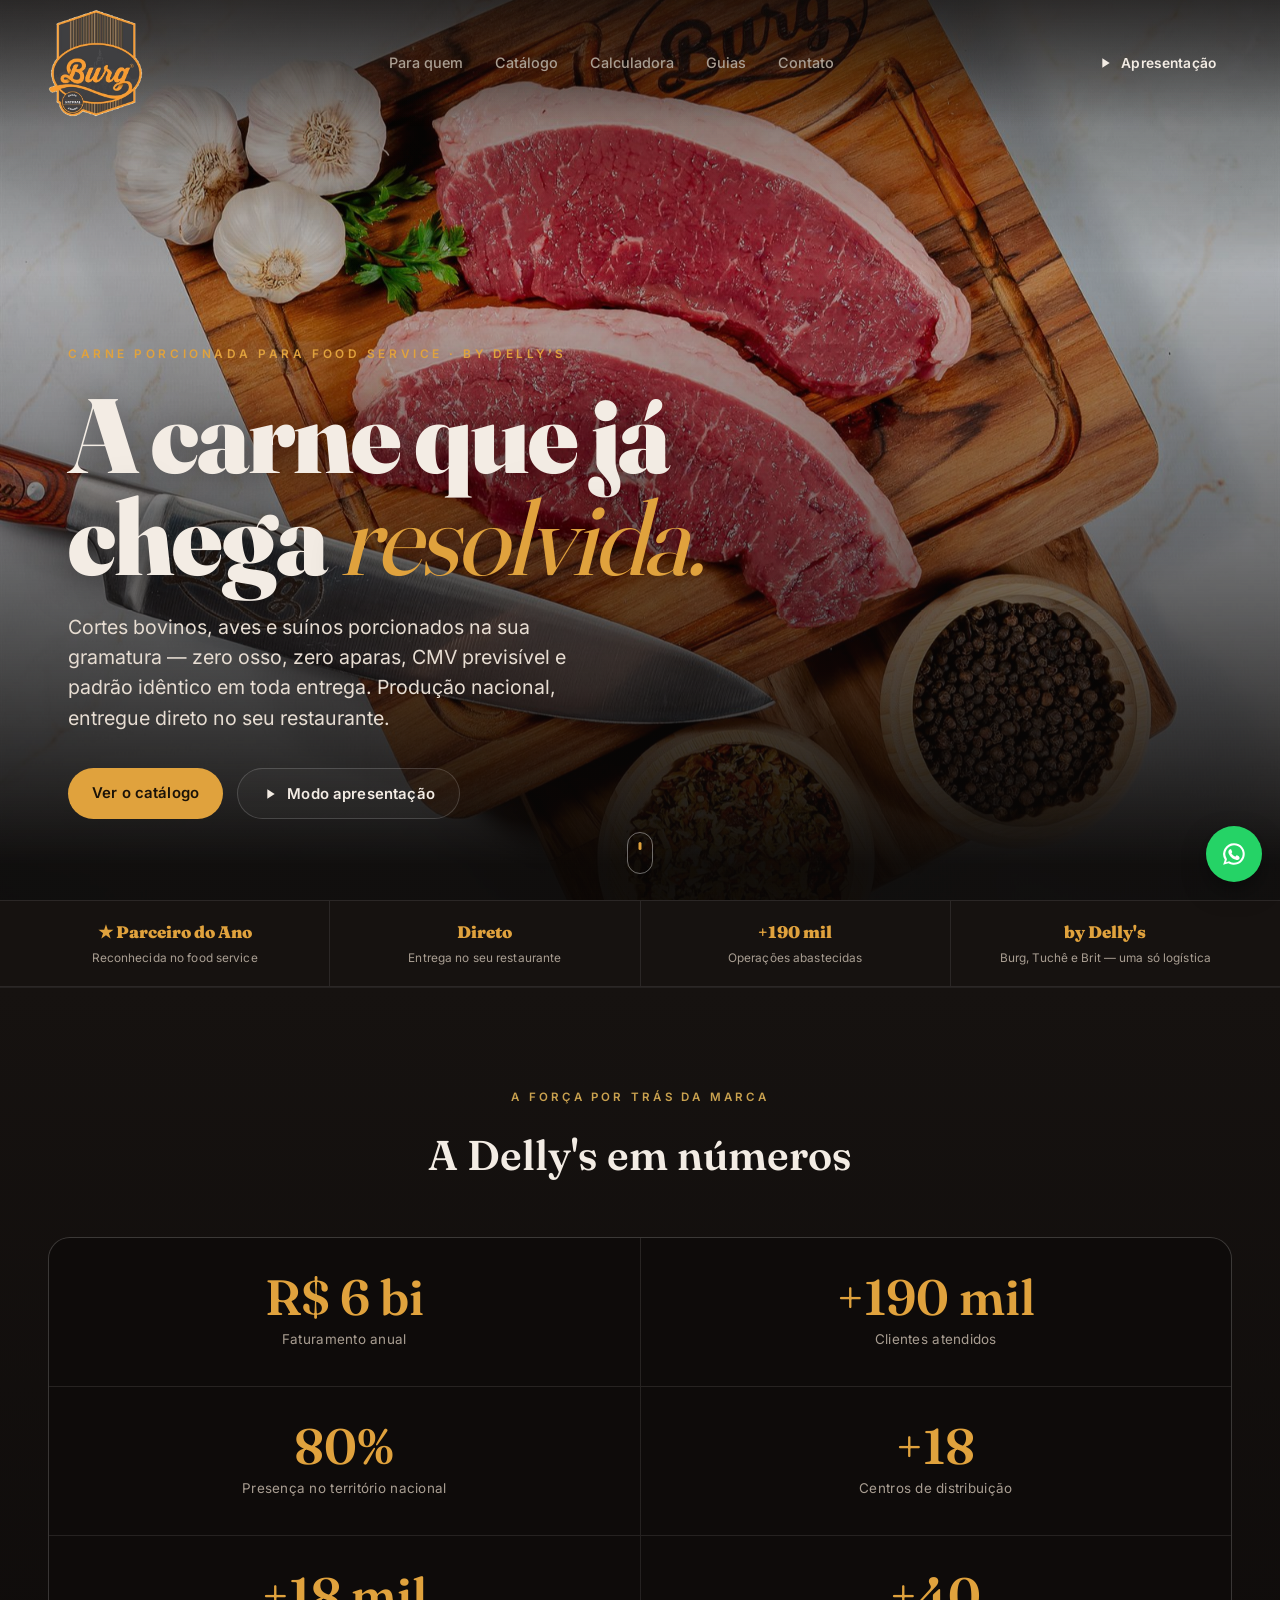
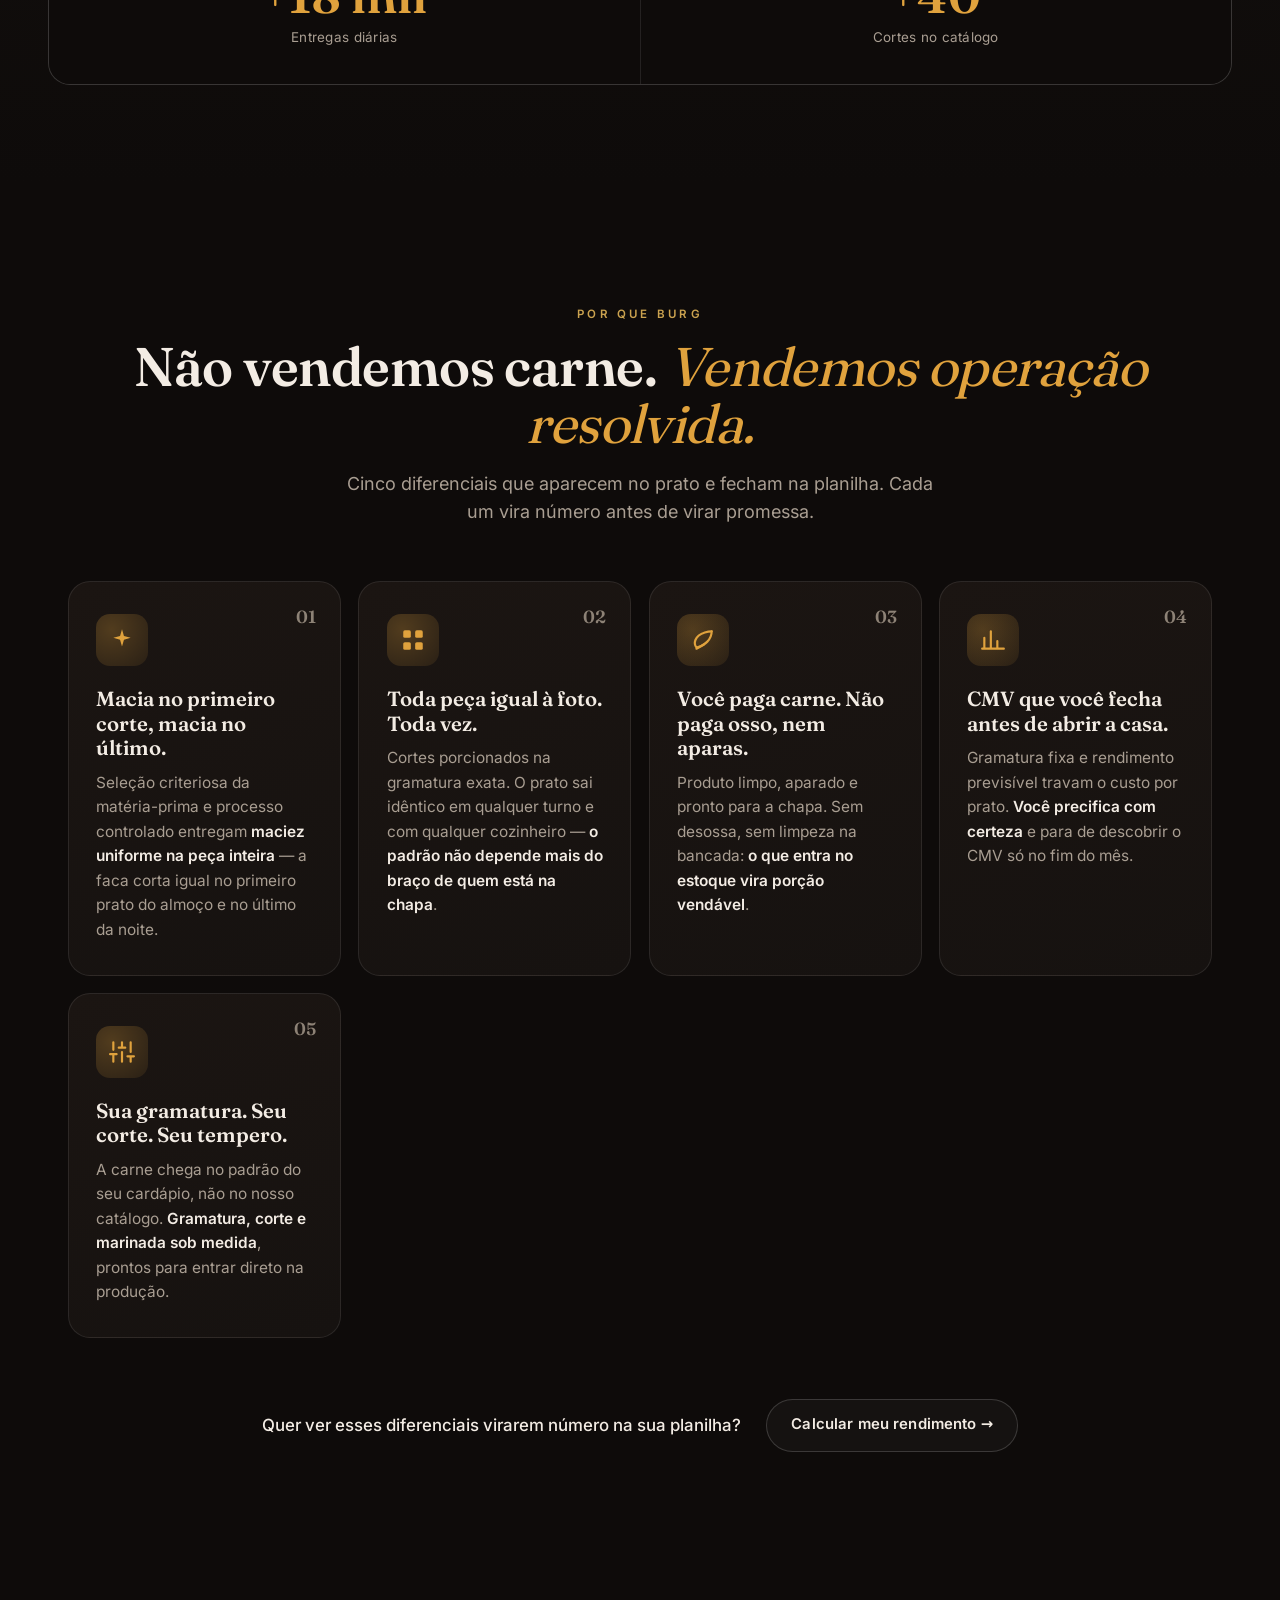
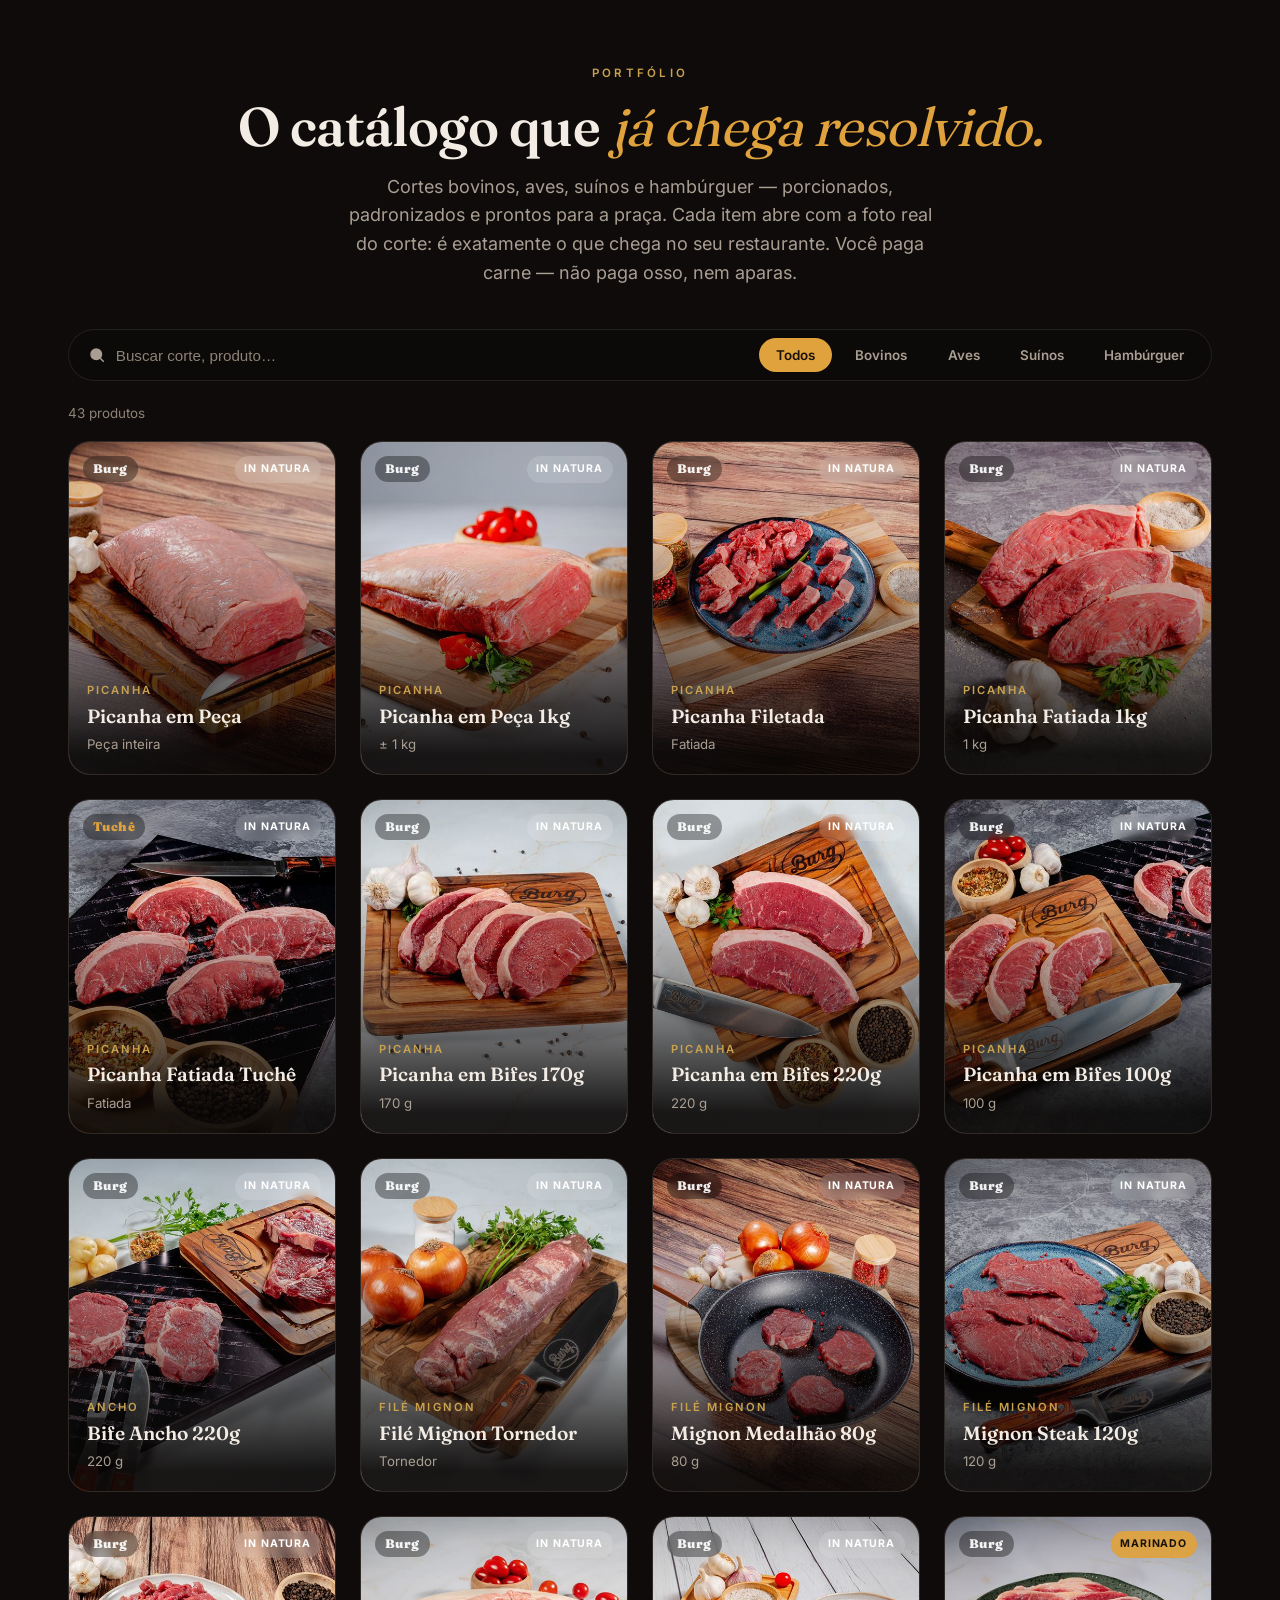
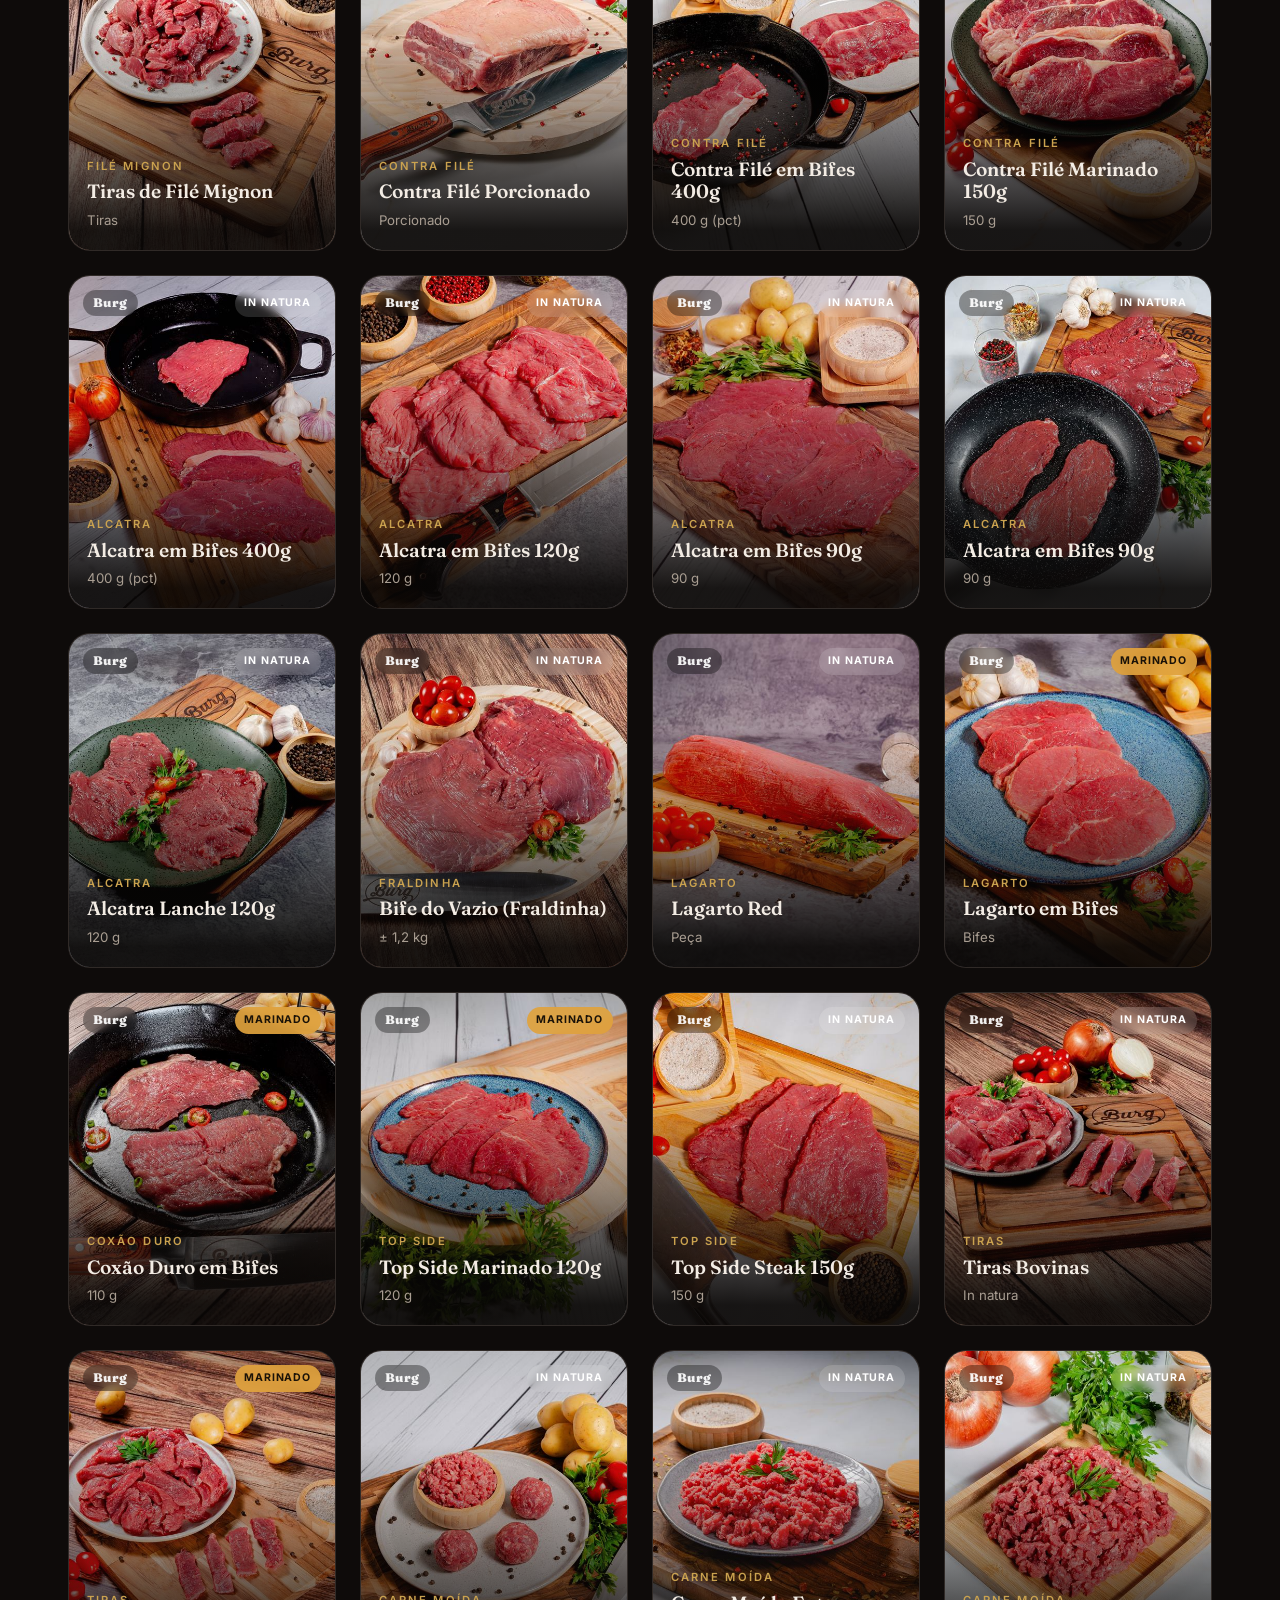
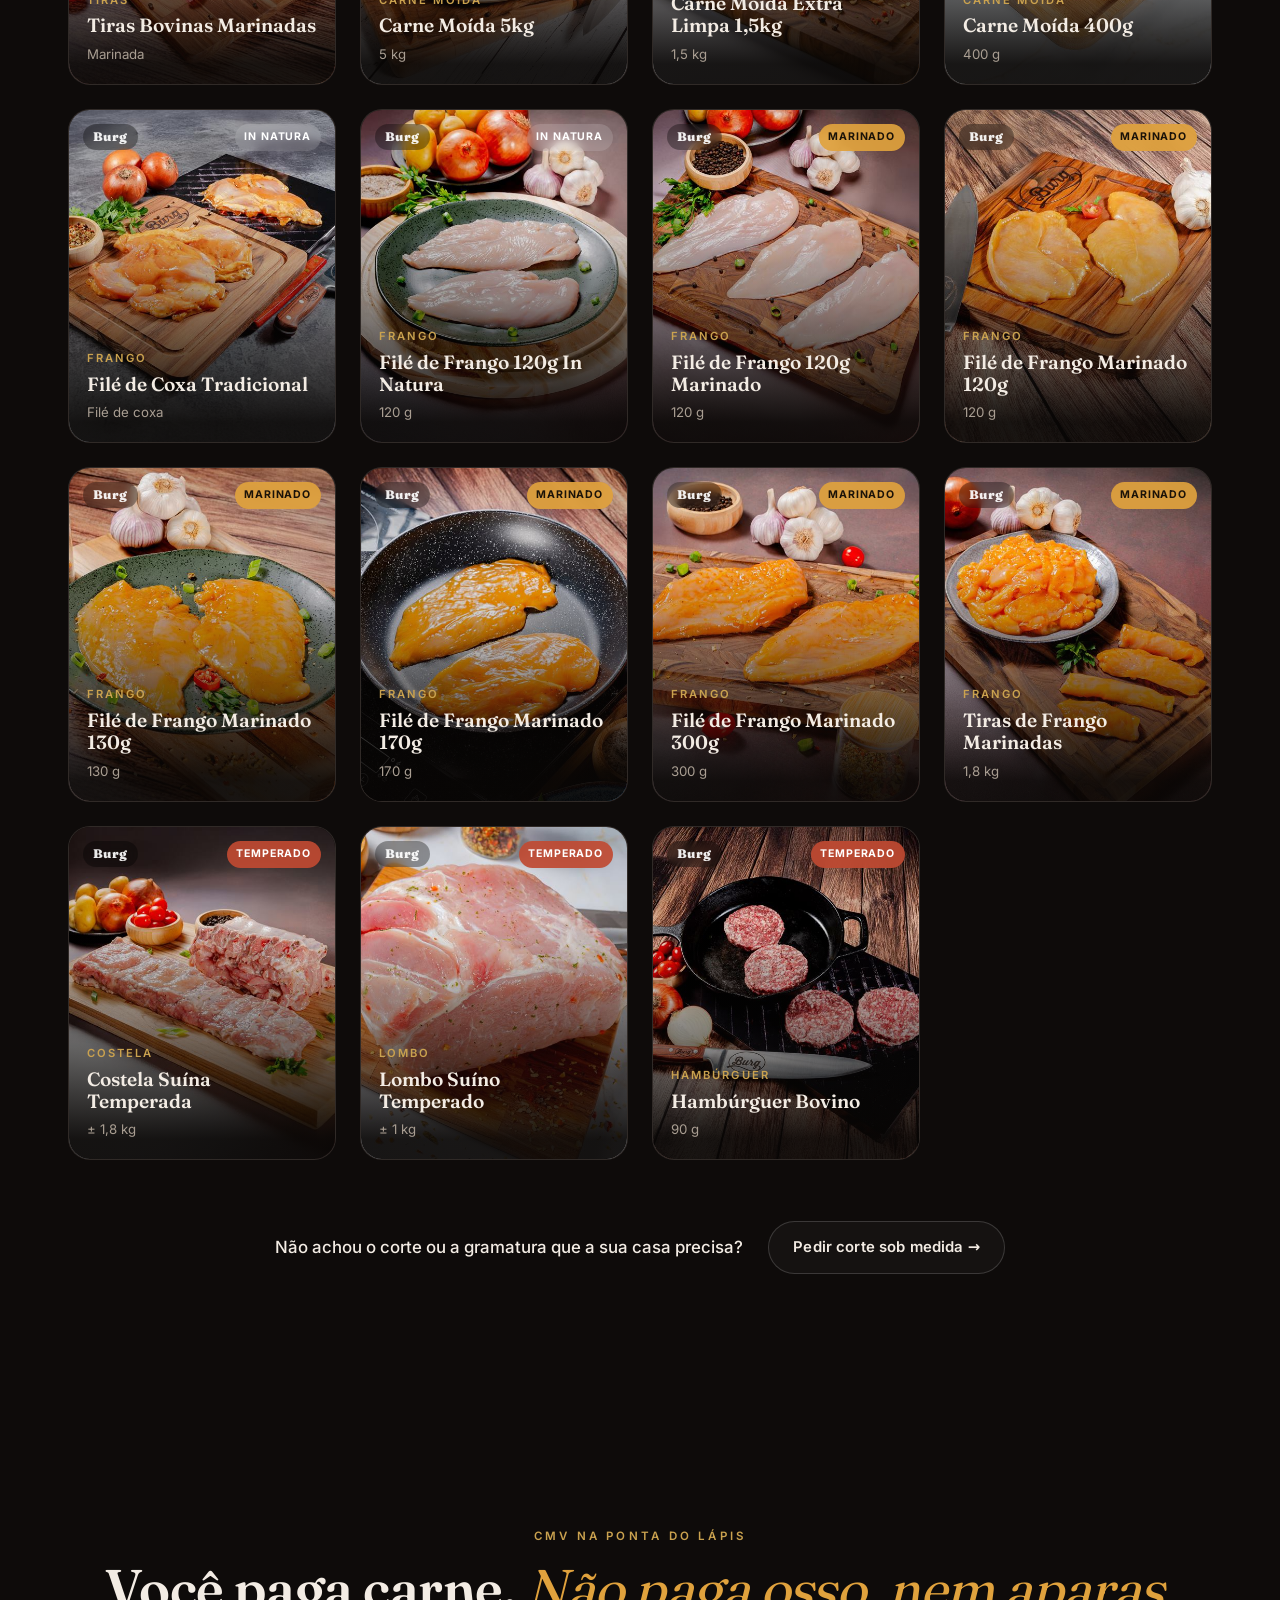
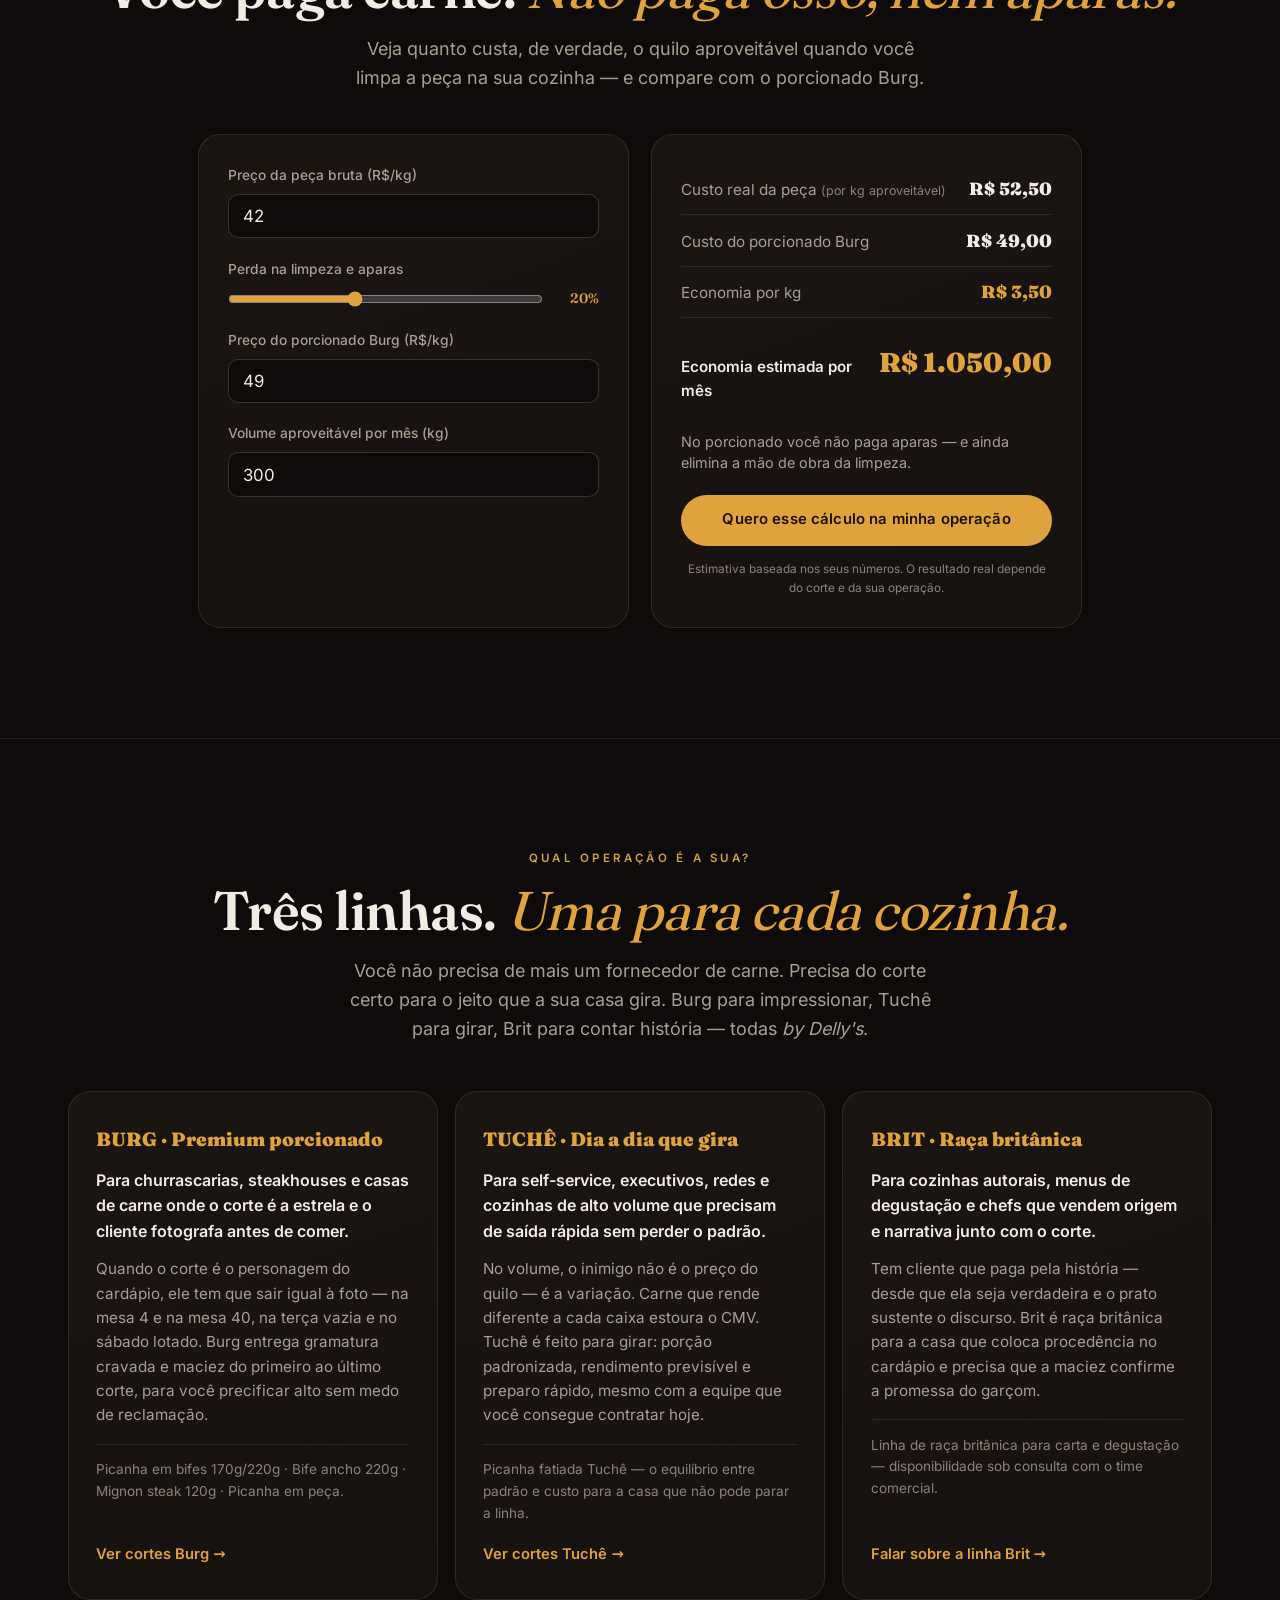
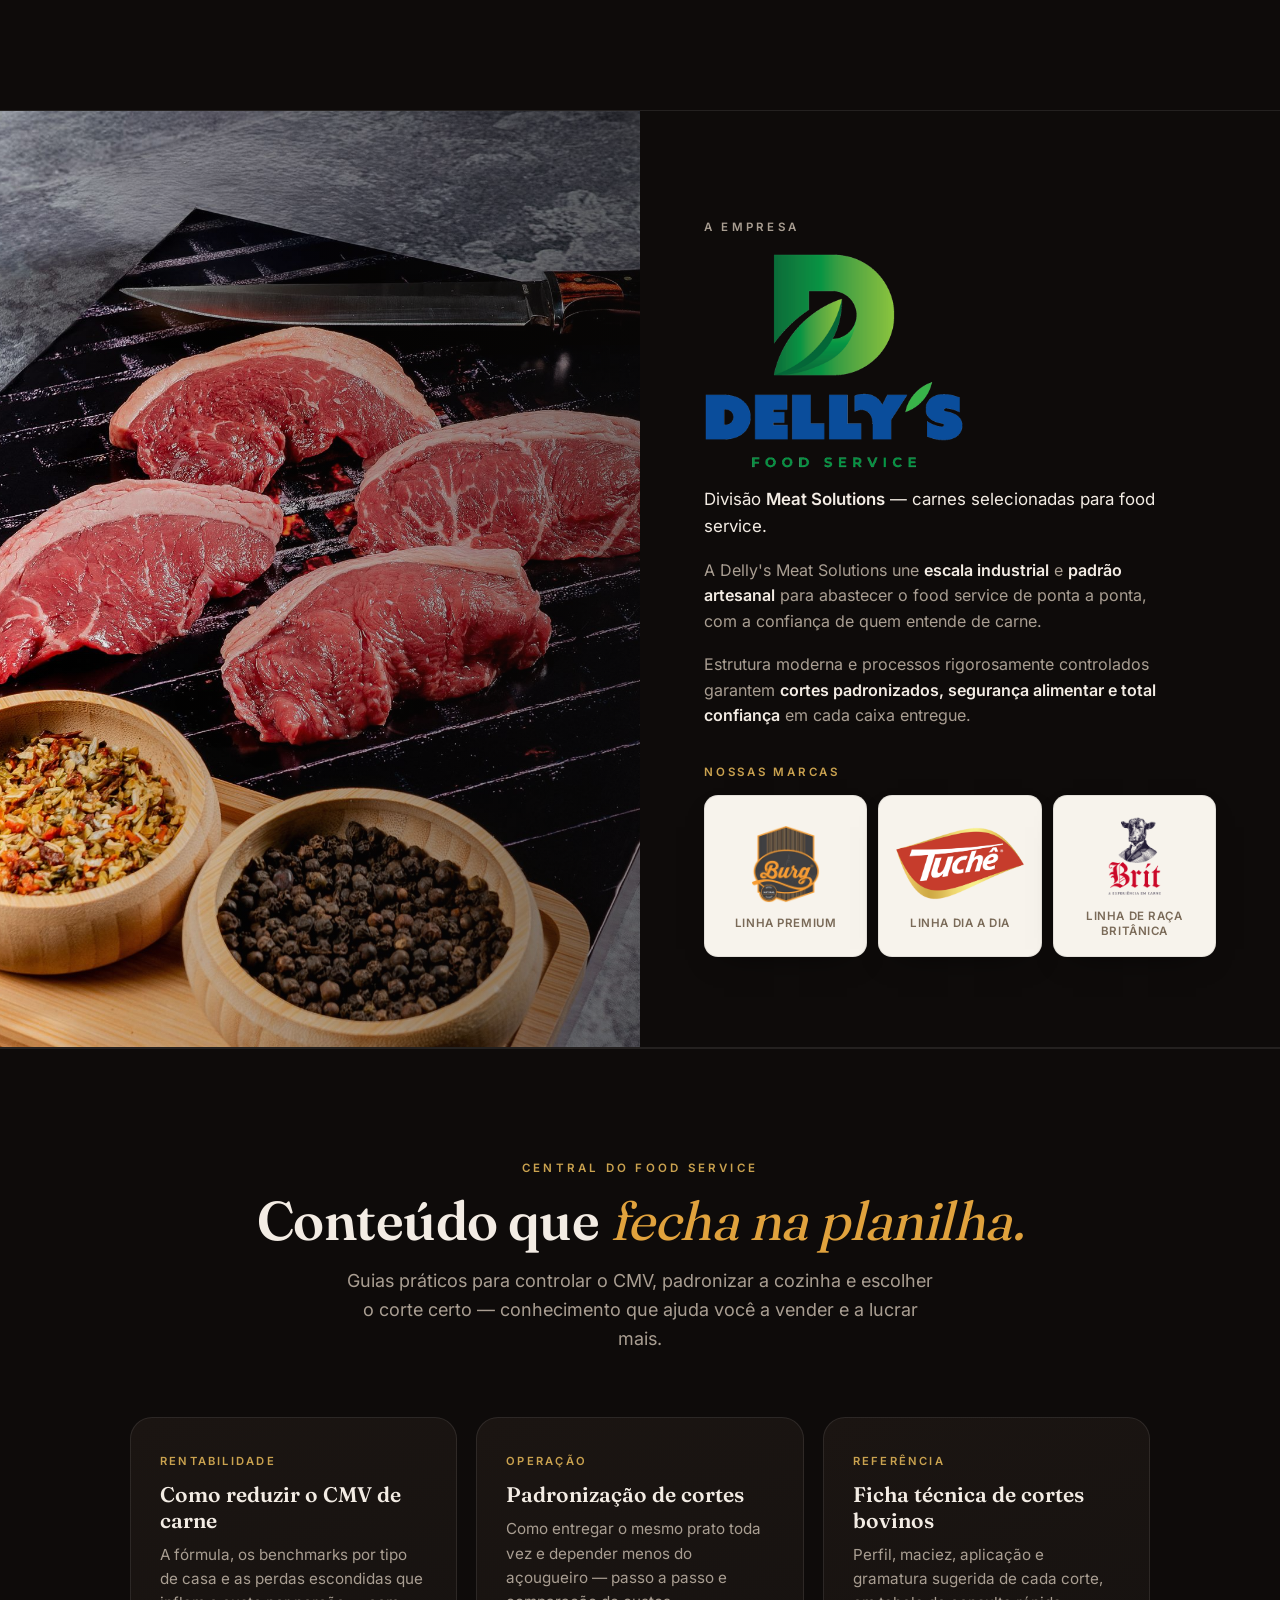
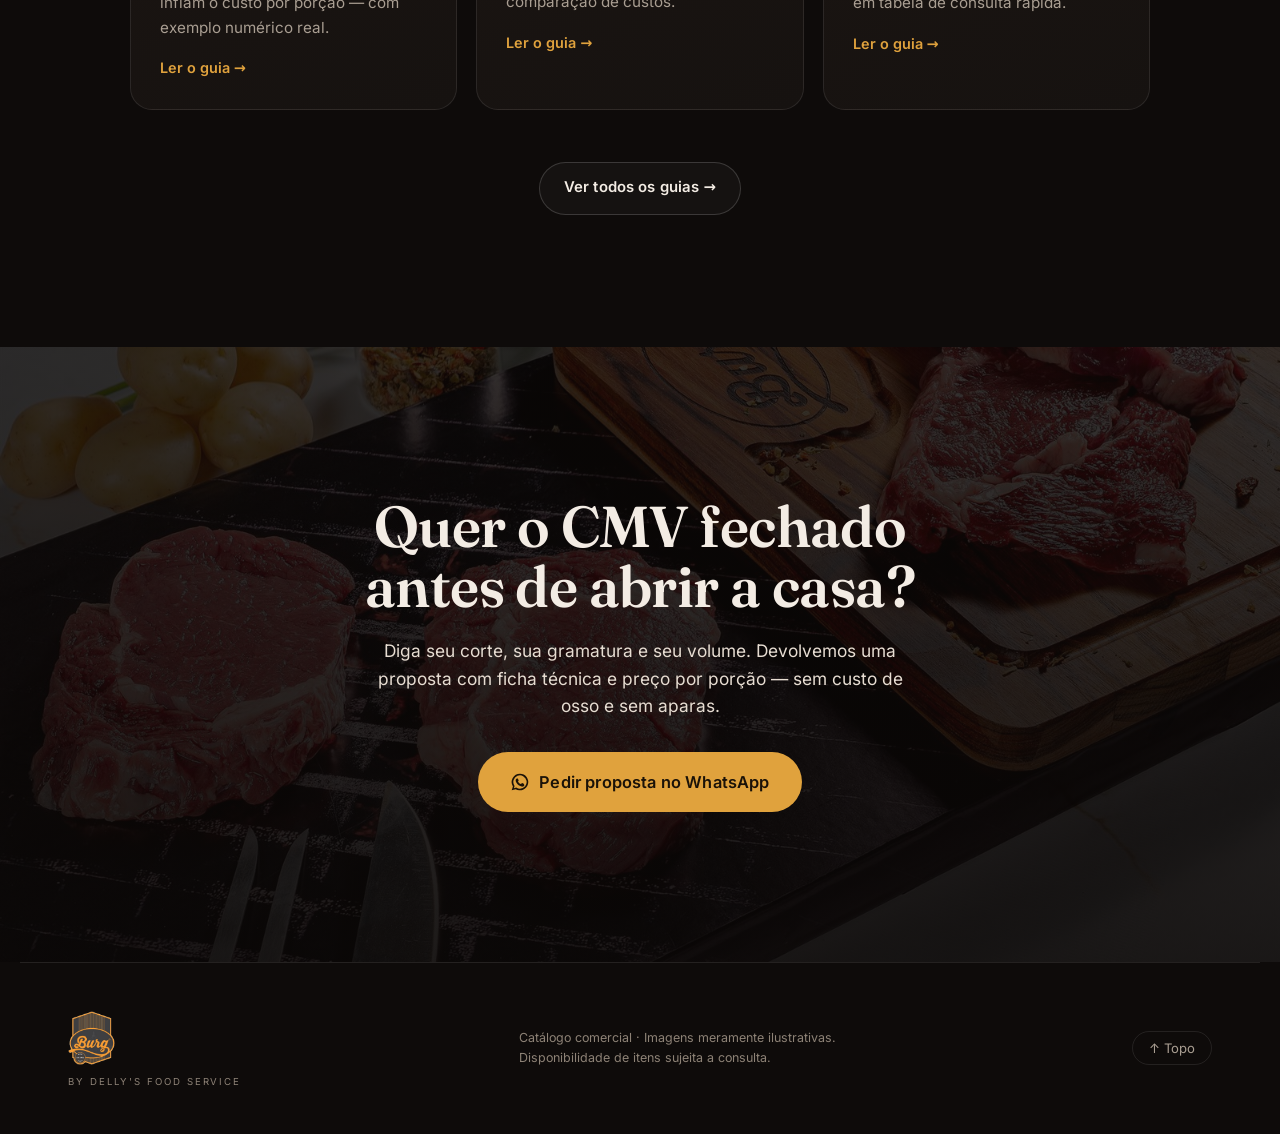
<file: index.html>
<!DOCTYPE html>
<html lang="pt-BR">
<head>
<meta charset="UTF-8" />
<meta name="viewport" content="width=device-width, initial-scale=1.0, viewport-fit=cover" />
<meta name="theme-color" content="#0e0b0a" />
<title>Burg · Cortes nobres para food service — Delly's Meat Solutions</title>
<meta name="description" content="Cortes bovinos, frango e suínos porcionados e padronizados para food service — restaurantes, churrascarias e hamburguerias. Maciez, zero perdas e rentabilidade. Catálogo Burg, por Delly's Meat Solutions." />
<meta name="keywords" content="cortes bovinos food service, carne para restaurante, picanha porcionada, fornecedor de carnes, carne para churrascaria, hambúrguer artesanal, cortes padronizados, frango marinado food service, suínos temperados, carne para hamburgueria, Burg, Tuchê, Brit, Delly's Meat Solutions" />
<meta name="robots" content="index, follow, max-image-preview:large, max-snippet:-1" />
<meta name="author" content="Delly's Meat Solutions" />
<link rel="icon" href="assets/favicon.svg" type="image/svg+xml" />
<link rel="icon" type="image/png" sizes="32x32" href="assets/favicon-32.png" />
<link rel="icon" type="image/png" sizes="16x16" href="assets/favicon-16.png" />
<link rel="apple-touch-icon" href="assets/apple-touch-icon.png" />
<meta property="og:type" content="website" />
<meta property="og:title" content="Burg · Cortes nobres para food service" />
<meta property="og:description" content="Cortes bovinos, aves e suínos porcionados e padronizados. Maciez garantida, zero perdas e rentabilidade para o seu restaurante." />
<meta property="og:url" content="https://lufr14-blip.github.io/burg-catalogo/" />
<link rel="canonical" href="https://lufr14-blip.github.io/burg-catalogo/" />
<meta property="og:image" content="https://lufr14-blip.github.io/burg-catalogo/assets/img/large/881177-picanha-burg-220g-2.jpg" />
<meta property="og:site_name" content="Delly's Meat Solutions" />
<meta property="og:locale" content="pt_BR" />
<meta property="og:image:alt" content="Filés de picanha Burg na tábua de madeira" />
<meta name="twitter:card" content="summary_large_image" />
<meta name="twitter:title" content="Burg · Cortes nobres para food service" />
<meta name="twitter:description" content="Cortes bovinos, aves e suínos porcionados para restaurantes, churrascarias e hamburguerias." />
<meta name="twitter:image" content="https://lufr14-blip.github.io/burg-catalogo/assets/img/large/881177-picanha-burg-220g-2.jpg" />
<link rel="preload" as="image" href="assets/img/large/881177-picanha-burg-220g-2.jpg" fetchpriority="high" />
<link rel="preload" href="assets/fonts/Fraunces-900.woff2" as="font" type="font/woff2" crossorigin />
<link rel="preload" href="assets/fonts/Inter-400.woff2" as="font" type="font/woff2" crossorigin />
<link rel="stylesheet" href="assets/css/styles.css" />
<script type="application/ld+json">
{
  "@context": "https://schema.org",
  "@graph": [
    {
      "@type": "Organization",
      "@id": "https://lufr14-blip.github.io/burg-catalogo/#org",
      "name": "Delly's Meat Solutions",
      "alternateName": "Burg",
      "url": "https://lufr14-blip.github.io/burg-catalogo/",
      "logo": "https://lufr14-blip.github.io/burg-catalogo/assets/img/brand/dellys.png",
      "image": "https://lufr14-blip.github.io/burg-catalogo/assets/img/large/881177-picanha-burg-220g-2.jpg",
      "description": "Cortes bovinos, aves e suínos porcionados e padronizados para food service. Maciez garantida, zero perdas e rentabilidade. Marcas Burg (premium), Tuchê (dia a dia) e Brit (raça britânica).",
      "slogan": "O corte certo no seu prato, sempre.",
      "areaServed": { "@type": "Country", "name": "Brasil" },
      "knowsLanguage": "pt-BR",
      "contactPoint": {
        "@type": "ContactPoint",
        "contactType": "sales",
        "telephone": "+5511952340007",
        "availableLanguage": ["Portuguese"]
      },
      "brand": [
        { "@type": "Brand", "name": "Burg", "description": "Linha premium de cortes porcionados" },
        { "@type": "Brand", "name": "Tuchê", "description": "Linha dia a dia" },
        { "@type": "Brand", "name": "Brit", "description": "Linha de raça britânica" }
      ]
    },
    {
      "@type": "WebSite",
      "@id": "https://lufr14-blip.github.io/burg-catalogo/#website",
      "name": "Catálogo Burg — Delly's Meat Solutions",
      "url": "https://lufr14-blip.github.io/burg-catalogo/",
      "inLanguage": "pt-BR",
      "publisher": { "@id": "https://lufr14-blip.github.io/burg-catalogo/#org" }
    }
  ]
}
</script>
</head>
<body>

<!-- ░░ HEADER ░░ -->
<header class="hdr" id="hdr">
  <a href="#top" class="brand" aria-label="Burg — página inicial">
    <img class="brand__logo" src="assets/img/brand/burg.png" alt="Burg" />
  </a>
  <nav class="nav" aria-label="Navegação principal">
    <a href="#paraquem">Para quem</a>
    <a href="#catalogo">Catálogo</a>
    <a href="#calculadora">Calculadora</a>
    <a href="#guias">Guias</a>
    <a href="#contato">Contato</a>
  </nav>
  <div class="hdr__actions">
    <button class="btn btn--ghost" id="btn-present" type="button">
      <svg width="16" height="16" viewBox="0 0 24 24" aria-hidden="true"><path d="M8 5v14l11-7z" fill="currentColor"/></svg>
      Apresentação
    </button>
    <button class="hdr__burger" id="btn-menu" type="button" aria-label="Abrir menu" aria-expanded="false">
      <span></span><span></span><span></span>
    </button>
  </div>
</header>

<main id="top">

  <!-- ░░ HERO ░░ -->
  <section class="hero" id="hero">
    <div class="hero__bg" id="hero-bg"></div>
    <div class="hero__scrim"></div>
    <div class="hero__inner">
      <p class="hero__eyebrow">Carne porcionada para food service · by Delly's</p>
      <h1 class="hero__title">A carne que já<br>chega <em>resolvida.</em></h1>
      <p class="hero__lead">Cortes bovinos, aves e suínos porcionados na sua gramatura — zero osso, zero aparas, CMV previsível e padrão idêntico em toda entrega. Produção nacional, entregue direto no seu restaurante.</p>
      <div class="hero__cta">
        <a href="#catalogo" class="btn btn--solid">Ver o catálogo</a>
        <button class="btn btn--line" id="btn-present-2" type="button">
          <svg width="16" height="16" viewBox="0 0 24 24" aria-hidden="true"><path d="M8 5v14l11-7z" fill="currentColor"/></svg>
          Modo apresentação
        </button>
      </div>
    </div>
    <a href="#numeros" class="hero__scroll" aria-label="Rolar para baixo"><span></span></a>
  </section>

  <!-- ░░ FAIXA DE CONFIANÇA ░░ -->
  <section class="trustbar" aria-label="Reconhecimento e credenciais">
    <ul class="trustbar__items">
      <li class="trustbar__item"><span class="trustbar__badge">★ Parceiro do Ano</span><span class="trustbar__txt">Reconhecida no food service</span></li>
      <li class="trustbar__item"><span class="trustbar__badge">Direto</span><span class="trustbar__txt">Entrega no seu restaurante</span></li>
      <li class="trustbar__item"><span class="trustbar__badge">+190 mil</span><span class="trustbar__txt">Operações abastecidas</span></li>
      <li class="trustbar__item"><span class="trustbar__badge">by Delly's</span><span class="trustbar__txt">Burg, Tuchê e Brit — uma só logística</span></li>
    </ul>
  </section>

  <!-- ░░ NÚMEROS / CREDIBILIDADE ░░ -->
  <section class="stats" id="numeros" aria-label="A Delly's em números">
    <div class="stats__head">
      <p class="kicker">A força por trás da marca</p>
      <h2>A Delly's em números</h2>
    </div>
    <ul class="stats__grid">
      <li><span class="stat__num" data-count="6" data-suffix=" bi" data-prefix="R$ ">R$ 6 bi</span><span class="stat__lbl">Faturamento anual</span></li>
      <li><span class="stat__num" data-count="190" data-suffix=" mil" data-prefix="+">+190 mil</span><span class="stat__lbl">Clientes atendidos</span></li>
      <li><span class="stat__num" data-count="80" data-suffix="%">80%</span><span class="stat__lbl">Presença no território nacional</span></li>
      <li><span class="stat__num" data-count="18" data-suffix="" data-prefix="+">+18</span><span class="stat__lbl">Centros de distribuição</span></li>
      <li><span class="stat__num" data-count="18" data-suffix=" mil" data-prefix="+">+18 mil</span><span class="stat__lbl">Entregas diárias</span></li>
      <li><span class="stat__num" data-count="40" data-suffix="" data-prefix="+">+40</span><span class="stat__lbl">Cortes no catálogo</span></li>
    </ul>
  </section>

  <!-- ░░ DIFERENCIAIS ░░ -->
  <section class="diff" id="diferenciais">
    <div class="section-head">
      <p class="kicker">Por que Burg</p>
      <h2 class="section-title">Não vendemos carne. <em>Vendemos operação resolvida.</em></h2>
      <p class="section-sub">Cinco diferenciais que aparecem no prato e fecham na planilha. Cada um vira número antes de virar promessa.</p>
    </div>
    <div class="diff__grid" id="diff-grid"><!-- JS --></div>
    <div class="midcta reveal">
      <p>Quer ver esses diferenciais virarem número na sua planilha?</p>
      <a class="btn btn--line" href="#calculadora">Calcular meu rendimento →</a>
    </div>
  </section>

  <!-- ░░ CATÁLOGO ░░ -->
  <section class="cat" id="catalogo">
    <div class="section-head">
      <p class="kicker">Portfólio</p>
      <h2 class="section-title">O catálogo que <em>já chega resolvido.</em></h2>
      <p class="section-sub">Cortes bovinos, aves, suínos e hambúrguer — porcionados, padronizados e prontos para a praça. Cada item abre com a foto real do corte: é exatamente o que chega no seu restaurante. Você paga carne — não paga osso, nem aparas.</p>
    </div>

    <div class="cat__toolbar">
      <div class="search">
        <svg width="18" height="18" viewBox="0 0 24 24" aria-hidden="true"><path fill="currentColor" d="M21 21l-4.3-4.3M11 18a7 7 0 1 1 0-14 7 7 0 0 1 0 14z" stroke="currentColor" stroke-width="2" fill="none"/></svg>
        <input type="search" id="search" placeholder="Buscar corte, produto…" aria-label="Buscar produto" autocomplete="off" />
      </div>
      <div class="filters" id="filters" role="tablist" aria-label="Filtrar por categoria"><!-- JS --></div>
    </div>

    <div class="cat__count" id="cat-count" aria-live="polite"></div>
    <div class="grid" id="grid"><!-- JS --></div>
    <p class="cat__empty" id="cat-empty" hidden>Nenhum produto encontrado para essa busca.</p>
    <div class="midcta reveal">
      <p>Não achou o corte ou a gramatura que a sua casa precisa?</p>
      <a class="btn btn--line" href="https://wa.me/5511952340007?text=Ol%C3%A1!%20Quero%20um%20corte%20sob%20medida%20(gramatura%2C%20corte%20e%20tempero)." target="_blank" rel="noopener">Pedir corte sob medida →</a>
    </div>
  </section>

  <!-- ░░ CALCULADORA ░░ -->
  <section class="calc" id="calculadora" aria-label="Calculadora de rendimento">
    <div class="section-head">
      <p class="kicker">CMV na ponta do lápis</p>
      <h2 class="section-title">Você paga carne. <em>Não paga osso, nem aparas.</em></h2>
      <p class="section-sub">Veja quanto custa, de verdade, o quilo aproveitável quando você limpa a peça na sua cozinha — e compare com o porcionado Burg.</p>
    </div>
    <div class="calc__wrap reveal">
      <div class="calc__inputs">
        <label>Preço da peça bruta (R$/kg)<input type="number" id="calc-bruto" value="42" min="0" step="0.5" inputmode="decimal"></label>
        <label>Perda na limpeza e aparas<span class="calc__rangewrap"><input type="range" id="calc-perda" value="20" min="0" max="50" step="1"><span class="calc__rangeval" id="calc-perda-val">20%</span></span></label>
        <label>Preço do porcionado Burg (R$/kg)<input type="number" id="calc-porc" value="49" min="0" step="0.5" inputmode="decimal"></label>
        <label>Volume aproveitável por mês (kg)<input type="number" id="calc-vol" value="300" min="0" step="10" inputmode="numeric"></label>
      </div>
      <div class="calc__out" aria-live="polite">
        <div class="calc__row"><span>Custo real da peça <em>(por kg aproveitável)</em></span><strong id="calc-real">R$ 52,50</strong></div>
        <div class="calc__row"><span>Custo do porcionado Burg</span><strong id="calc-porcout">R$ 49,00</strong></div>
        <div class="calc__row calc__row--hi"><span>Economia por kg</span><strong id="calc-kg">R$ 3,50</strong></div>
        <div class="calc__row calc__row--big"><span>Economia estimada por mês</span><strong id="calc-mes">R$ 1.050</strong></div>
        <p class="calc__note" id="calc-msg">No porcionado você não paga aparas — e ainda elimina a mão de obra da limpeza.</p>
        <a class="btn btn--solid" id="calc-cta" href="#" target="_blank" rel="noopener">Quero esse cálculo na minha operação</a>
        <p class="calc__fine">Estimativa baseada nos seus números. O resultado real depende do corte e da sua operação.</p>
      </div>
    </div>
  </section>

  <!-- ░░ PARA QUEM ░░ -->
  <section class="audience" id="paraquem" aria-label="Para qual operação">
    <div class="section-head">
      <p class="kicker">Qual operação é a sua?</p>
      <h2 class="section-title">Três linhas. <em>Uma para cada cozinha.</em></h2>
      <p class="section-sub">Você não precisa de mais um fornecedor de carne. Precisa do corte certo para o jeito que a sua casa gira. Burg para impressionar, Tuchê para girar, Brit para contar história — todas <em>by Delly's</em>.</p>
    </div>
    <ul class="audience__grid">
      <li class="aud reveal">
        <p class="aud__brand">BURG · Premium porcionado</p>
        <p class="aud__for">Para churrascarias, steakhouses e casas de carne onde o corte é a estrela e o cliente fotografa antes de comer.</p>
        <p class="aud__arg">Quando o corte é o personagem do cardápio, ele tem que sair igual à foto — na mesa 4 e na mesa 40, na terça vazia e no sábado lotado. Burg entrega gramatura cravada e maciez do primeiro ao último corte, para você precificar alto sem medo de reclamação.</p>
        <p class="aud__ex">Picanha em bifes 170g/220g · Bife ancho 220g · Mignon steak 120g · Picanha em peça.</p>
        <a class="aud__cta" href="#catalogo" data-filter="Bovinos">Ver cortes Burg →</a>
      </li>
      <li class="aud reveal">
        <p class="aud__brand">TUCHÊ · Dia a dia que gira</p>
        <p class="aud__for">Para self-service, executivos, redes e cozinhas de alto volume que precisam de saída rápida sem perder o padrão.</p>
        <p class="aud__arg">No volume, o inimigo não é o preço do quilo — é a variação. Carne que rende diferente a cada caixa estoura o CMV. Tuchê é feito para girar: porção padronizada, rendimento previsível e preparo rápido, mesmo com a equipe que você consegue contratar hoje.</p>
        <p class="aud__ex">Picanha fatiada Tuchê — o equilíbrio entre padrão e custo para a casa que não pode parar a linha.</p>
        <a class="aud__cta" href="#catalogo" data-filter="Bovinos">Ver cortes Tuchê →</a>
      </li>
      <li class="aud reveal">
        <p class="aud__brand">BRIT · Raça britânica</p>
        <p class="aud__for">Para cozinhas autorais, menus de degustação e chefs que vendem origem e narrativa junto com o corte.</p>
        <p class="aud__arg">Tem cliente que paga pela história — desde que ela seja verdadeira e o prato sustente o discurso. Brit é raça britânica para a casa que coloca procedência no cardápio e precisa que a maciez confirme a promessa do garçom.</p>
        <p class="aud__ex">Linha de raça britânica para carta e degustação — disponibilidade sob consulta com o time comercial.</p>
        <a class="aud__cta" href="https://wa.me/5511952340007?text=Ol%C3%A1!%20Quero%20conhecer%20os%20cortes%20da%20linha%20Brit%20(ra%C3%A7a%20brit%C3%A2nica)." target="_blank" rel="noopener">Falar sobre a linha Brit →</a>
      </li>
    </ul>
  </section>

  <!-- ░░ EMPRESA ░░ -->
  <section class="company" id="empresa">
    <div class="company__media" id="company-media"></div>
    <div class="company__body">
      <p class="kicker">A empresa</p>
      <img class="company__logo" src="assets/img/brand/dellys.png" alt="Delly's Food Service" />
      <p class="company__tag">Divisão <strong>Meat Solutions</strong> — carnes selecionadas para food service.</p>
      <p>A Delly's Meat Solutions une <strong>escala industrial</strong> e <strong>padrão artesanal</strong> para abastecer o food service de ponta a ponta, com a confiança de quem entende de carne.</p>
      <p>Estrutura moderna e processos rigorosamente controlados garantem <strong>cortes padronizados, segurança alimentar e total confiança</strong> em cada caixa entregue.</p>
      <p class="company__lead">Nossas marcas</p>
      <ul class="company__brands">
        <li class="brandcard"><img src="assets/img/brand/burg.png" alt="Burg" /><small>Linha Premium</small></li>
        <li class="brandcard"><img src="assets/img/brand/tuche.png" alt="Tuchê" /><small>Linha dia a dia</small></li>
        <li class="brandcard"><img src="assets/img/brand/brit.png" alt="Brít" /><small>Linha de raça britânica</small></li>
      </ul>
    </div>
  </section>

  <!-- ░░ GUIAS / CONTEÚDO ░░ -->
  <section class="guides" id="guias" aria-label="Guias para food service">
    <div class="section-head">
      <p class="kicker">Central do food service</p>
      <h2 class="section-title">Conteúdo que <em>fecha na planilha.</em></h2>
      <p class="section-sub">Guias práticos para controlar o CMV, padronizar a cozinha e escolher o corte certo — conhecimento que ajuda você a vender e a lucrar mais.</p>
    </div>
    <div class="hub-grid">
      <a class="hub-card reveal" href="conteudo/reduzir-cmv-carne-restaurante.html">
        <span class="k">Rentabilidade</span>
        <h3>Como reduzir o CMV de carne</h3>
        <p>A fórmula, os benchmarks por tipo de casa e as perdas escondidas que inflam o custo por porção — com exemplo numérico real.</p>
        <span class="more">Ler o guia →</span>
      </a>
      <a class="hub-card reveal" href="conteudo/padronizacao-de-cortes.html">
        <span class="k">Operação</span>
        <h3>Padronização de cortes</h3>
        <p>Como entregar o mesmo prato toda vez e depender menos do açougueiro — passo a passo e comparação de custos.</p>
        <span class="more">Ler o guia →</span>
      </a>
      <a class="hub-card reveal" href="conteudo/ficha-tecnica-cortes-bovinos.html">
        <span class="k">Referência</span>
        <h3>Ficha técnica de cortes bovinos</h3>
        <p>Perfil, maciez, aplicação e gramatura sugerida de cada corte, em tabela de consulta rápida.</p>
        <span class="more">Ler o guia →</span>
      </a>
    </div>
    <div class="midcta"><a class="btn btn--line" href="conteudo/">Ver todos os guias →</a></div>
  </section>

  <!-- ░░ CONTATO ░░ -->
  <section class="cta" id="contato">
    <h2 class="cta__title">Quer o CMV fechado<br>antes de abrir a casa?</h2>
    <p class="cta__sub">Diga seu corte, sua gramatura e seu volume. Devolvemos uma proposta com ficha técnica e preço por porção — sem custo de osso e sem aparas.</p>
    <a class="btn btn--solid btn--lg" href="https://wa.me/5511952340007?text=Ol%C3%A1!%20Quero%20uma%20proposta%20com%20ficha%20t%C3%A9cnica%20e%20pre%C3%A7o%20por%20por%C3%A7%C3%A3o%20dos%20cortes%20Burg." id="cta-whats" target="_blank" rel="noopener">
      <svg width="20" height="20" viewBox="0 0 24 24" aria-hidden="true"><path fill="currentColor" d="M12 2a10 10 0 0 0-8.5 15.3L2 22l4.8-1.4A10 10 0 1 0 12 2zm0 18a8 8 0 0 1-4.1-1.1l-.3-.2-2.9.8.8-2.8-.2-.3A8 8 0 1 1 12 20zm4.4-6c-.2-.1-1.4-.7-1.6-.8-.2-.1-.4-.1-.6.1-.2.2-.6.8-.8 1-.1.1-.3.2-.5.1a6.5 6.5 0 0 1-3.2-2.8c-.2-.4.2-.4.6-1.2.1-.1 0-.3 0-.4l-.8-1.9c-.2-.5-.4-.4-.6-.4h-.5a1 1 0 0 0-.7.3c-.2.3-.9.9-.9 2.2s.9 2.5 1 2.7c.1.2 1.8 2.9 4.5 4 .6.3 1.1.4 1.5.5.6.2 1.2.2 1.6.1.5-.1 1.4-.6 1.6-1.1.2-.6.2-1 .1-1.1z"/></svg>
      Pedir proposta no WhatsApp
    </a>
  </section>

</main>

<footer class="foot">
  <div class="foot__brand"><img class="foot__logo" src="assets/img/brand/burg.png" alt="Burg" /><span class="brand__by">by Delly's Food Service</span></div>
  <p class="foot__note">Catálogo comercial · Imagens meramente ilustrativas. Disponibilidade de itens sujeita a consulta.</p>
  <button class="foot__top" id="btn-top" type="button" aria-label="Voltar ao topo">↑ Topo</button>
</footer>

<!-- ░░ MOBILE MENU ░░ -->
<div class="mobnav" id="mobnav" hidden>
  <a href="#paraquem">Para quem</a>
  <a href="#catalogo">Catálogo</a>
  <a href="#calculadora">Calculadora</a>
  <a href="#guias">Guias</a>
  <a href="#empresa">A Empresa</a>
  <a href="#contato">Contato</a>
  <button class="btn btn--line" id="btn-present-3" type="button">Modo apresentação</button>
</div>

<!-- ░░ WHATSAPP FLUTUANTE ░░ -->
<a class="wa-float" href="https://wa.me/5511952340007?text=Ol%C3%A1!%20Vim%20pelo%20cat%C3%A1logo%20Burg%20e%20quero%20falar%20com%20um%20especialista." target="_blank" rel="noopener" aria-label="Falar no WhatsApp">
  <svg width="26" height="26" viewBox="0 0 24 24" aria-hidden="true"><path fill="currentColor" d="M12 2a10 10 0 0 0-8.5 15.3L2 22l4.8-1.4A10 10 0 1 0 12 2zm0 18a8 8 0 0 1-4.1-1.1l-.3-.2-2.9.8.8-2.8-.2-.3A8 8 0 1 1 12 20zm4.4-6c-.2-.1-1.4-.7-1.6-.8-.2-.1-.4-.1-.6.1-.2.2-.6.8-.8 1-.1.1-.3.2-.5.1a6.5 6.5 0 0 1-3.2-2.8c-.2-.4.2-.4.6-1.2.1-.1 0-.3 0-.4l-.8-1.9c-.2-.5-.4-.4-.6-.4h-.5a1 1 0 0 0-.7.3c-.2.3-.9.9-.9 2.2s.9 2.5 1 2.7c.1.2 1.8 2.9 4.5 4 .6.3 1.1.4 1.5.5.6.2 1.2.2 1.6.1.5-.1 1.4-.6 1.6-1.1.2-.6.2-1 .1-1.1z"/></svg>
</a>

<!-- ░░ PRODUCT MODAL / LIGHTBOX ░░ -->
<div class="modal" id="modal" hidden aria-modal="true" role="dialog" aria-label="Detalhes do produto">
  <button class="modal__close" id="modal-close" aria-label="Fechar">✕</button>
  <button class="modal__nav modal__nav--prev" id="modal-prev" aria-label="Produto anterior">‹</button>
  <button class="modal__nav modal__nav--next" id="modal-next" aria-label="Próximo produto">›</button>
  <div class="modal__panel" id="modal-panel"><!-- JS --></div>
</div>

<!-- ░░ PRESENTATION MODE ░░ -->
<div class="present" id="present" hidden aria-modal="true" role="dialog" aria-label="Modo apresentação">
  <button class="present__close" id="present-close" aria-label="Sair da apresentação">✕</button>
  <div class="present__stage" id="present-stage"></div>
  <button class="present__nav present__nav--prev" id="present-prev" aria-label="Anterior">‹</button>
  <button class="present__nav present__nav--next" id="present-next" aria-label="Próximo">›</button>
  <div class="present__bar">
    <div class="present__meta" id="present-meta"></div>
    <div class="present__dots" id="present-dots"></div>
  </div>
</div>

<script src="assets/js/data.js"></script>
<script src="assets/js/app.js"></script>
</body>
</html>
</file>
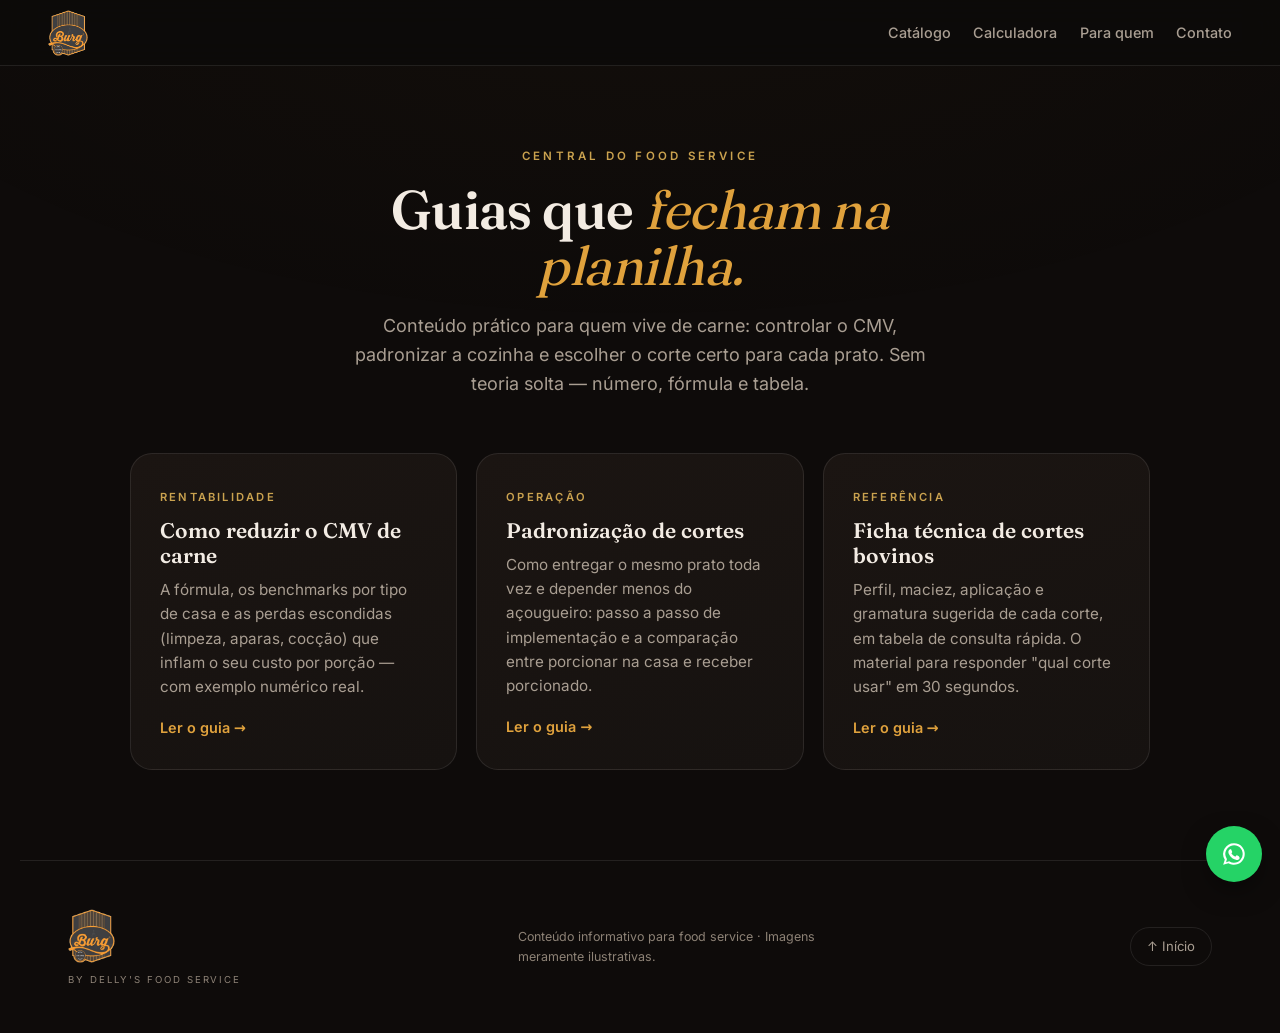
<file: conteudo/index.html>
<!DOCTYPE html>
<html lang="pt-BR">
<head>
<meta charset="UTF-8" />
<meta name="viewport" content="width=device-width, initial-scale=1.0, viewport-fit=cover" />
<meta name="theme-color" content="#0e0b0a" />
<title>Guias para Food Service — CMV, Padronização e Cortes | Burg</title>
<meta name="description" content="Guias práticos para food service: como reduzir o CMV de carne, padronização de cortes e ficha técnica de cortes bovinos. Conteúdo da Burg / Delly's Meat Solutions." />
<meta name="keywords" content="guias food service, CMV de carne, padronização de cortes, ficha técnica de cortes bovinos, gestão de restaurante, rentabilidade de churrascaria" />
<meta name="robots" content="index, follow, max-image-preview:large, max-snippet:-1" />
<link rel="canonical" href="https://lufr14-blip.github.io/burg-catalogo/conteudo/" />
<link rel="icon" href="../assets/favicon.svg" type="image/svg+xml" />
<link rel="apple-touch-icon" href="../assets/apple-touch-icon.png" />
<meta property="og:type" content="website" />
<meta property="og:title" content="Guias para Food Service — Burg" />
<meta property="og:description" content="CMV, padronização e ficha técnica de cortes: conteúdo prático para quem vive de food service." />
<meta property="og:url" content="https://lufr14-blip.github.io/burg-catalogo/conteudo/" />
<meta property="og:image" content="https://lufr14-blip.github.io/burg-catalogo/assets/img/large/881177-picanha-burg-220g-2.jpg" />
<meta property="og:site_name" content="Delly's Meat Solutions" />
<meta property="og:locale" content="pt_BR" />
<meta name="twitter:card" content="summary_large_image" />
<link rel="preload" href="../assets/fonts/Fraunces-900.woff2" as="font" type="font/woff2" crossorigin />
<link rel="preload" href="../assets/fonts/Inter-400.woff2" as="font" type="font/woff2" crossorigin />
<link rel="stylesheet" href="../assets/css/styles.css" />
<script type="application/ld+json">
{
  "@context": "https://schema.org",
  "@graph": [
    {
      "@type": "CollectionPage",
      "name": "Guias para Food Service — Burg",
      "description": "Conteúdo prático para food service: CMV, padronização e ficha técnica de cortes.",
      "url": "https://lufr14-blip.github.io/burg-catalogo/conteudo/",
      "inLanguage": "pt-BR",
      "isPartOf": { "@type": "WebSite", "name": "Catálogo Burg — Delly's Meat Solutions", "url": "https://lufr14-blip.github.io/burg-catalogo/" }
    },
    {
      "@type": "BreadcrumbList",
      "itemListElement": [
        { "@type": "ListItem", "position": 1, "name": "Início", "item": "https://lufr14-blip.github.io/burg-catalogo/" },
        { "@type": "ListItem", "position": 2, "name": "Guias", "item": "https://lufr14-blip.github.io/burg-catalogo/conteudo/" }
      ]
    },
    {
      "@type": "ItemList",
      "itemListElement": [
        { "@type": "ListItem", "position": 1, "url": "https://lufr14-blip.github.io/burg-catalogo/conteudo/reduzir-cmv-carne-restaurante.html", "name": "Como reduzir o CMV de carne no restaurante" },
        { "@type": "ListItem", "position": 2, "url": "https://lufr14-blip.github.io/burg-catalogo/conteudo/padronizacao-de-cortes.html", "name": "Padronização de cortes" },
        { "@type": "ListItem", "position": 3, "url": "https://lufr14-blip.github.io/burg-catalogo/conteudo/ficha-tecnica-cortes-bovinos.html", "name": "Ficha técnica de cortes bovinos" }
      ]
    }
  ]
}
</script>
</head>
<body>
<header class="doc-header">
  <a href="../" aria-label="Burg — início"><img class="doc-logo" src="../assets/img/brand/burg.png" alt="Burg"></a>
  <nav>
    <a href="../#catalogo">Catálogo</a>
    <a href="../#calculadora">Calculadora</a>
    <a href="../#paraquem">Para quem</a>
    <a href="../#contato">Contato</a>
  </nav>
</header>
<main>
  <div class="hub-hero">
    <p class="kicker">Central do food service</p>
    <h1 class="section-title">Guias que <em>fecham na planilha.</em></h1>
    <p class="section-sub">Conteúdo prático para quem vive de carne: controlar o CMV, padronizar a cozinha e escolher o corte certo para cada prato. Sem teoria solta — número, fórmula e tabela.</p>
  </div>
  <div class="hub-grid">
    <a class="hub-card" href="reduzir-cmv-carne-restaurante.html">
      <span class="k">Rentabilidade</span>
      <h2>Como reduzir o CMV de carne</h2>
      <p>A fórmula, os benchmarks por tipo de casa e as perdas escondidas (limpeza, aparas, cocção) que inflam o seu custo por porção — com exemplo numérico real.</p>
      <span class="more">Ler o guia →</span>
    </a>
    <a class="hub-card" href="padronizacao-de-cortes.html">
      <span class="k">Operação</span>
      <h2>Padronização de cortes</h2>
      <p>Como entregar o mesmo prato toda vez e depender menos do açougueiro: passo a passo de implementação e a comparação entre porcionar na casa e receber porcionado.</p>
      <span class="more">Ler o guia →</span>
    </a>
    <a class="hub-card" href="ficha-tecnica-cortes-bovinos.html">
      <span class="k">Referência</span>
      <h2>Ficha técnica de cortes bovinos</h2>
      <p>Perfil, maciez, aplicação e gramatura sugerida de cada corte, em tabela de consulta rápida. O material para responder "qual corte usar" em 30 segundos.</p>
      <span class="more">Ler o guia →</span>
    </a>
  </div>
</main>
<footer class="foot">
  <div class="foot__brand"><img class="foot__logo" src="../assets/img/brand/burg.png" alt="Burg" /><span class="brand__by">by Delly's Food Service</span></div>
  <p class="foot__note">Conteúdo informativo para food service · Imagens meramente ilustrativas.</p>
  <a class="foot__top" href="../">↑ Início</a>
</footer>
<a class="wa-float" href="https://wa.me/5511952340007?text=Ol%C3%A1!%20Vim%20pelos%20guias%20Burg%20e%20quero%20falar%20com%20um%20especialista." target="_blank" rel="noopener" aria-label="Falar no WhatsApp">
  <svg width="26" height="26" viewBox="0 0 24 24" aria-hidden="true"><path fill="currentColor" d="M12 2a10 10 0 0 0-8.5 15.3L2 22l4.8-1.4A10 10 0 1 0 12 2zm0 18a8 8 0 0 1-4.1-1.1l-.3-.2-2.9.8.8-2.8-.2-.3A8 8 0 1 1 12 20zm4.4-6c-.2-.1-1.4-.7-1.6-.8-.2-.1-.4-.1-.6.1-.2.2-.6.8-.8 1-.1.1-.3.2-.5.1a6.5 6.5 0 0 1-3.2-2.8c-.2-.4.2-.4.6-1.2.1-.1 0-.3 0-.4l-.8-1.9c-.2-.5-.4-.4-.6-.4h-.5a1 1 0 0 0-.7.3c-.2.3-.9.9-.9 2.2s.9 2.5 1 2.7c.1.2 1.8 2.9 4.5 4 .6.3 1.1.4 1.5.5.6.2 1.2.2 1.6.1.5-.1 1.4-.6 1.6-1.1.2-.6.2-1 .1-1.1z"/></svg>
</a>
</body>
</html>
</file>
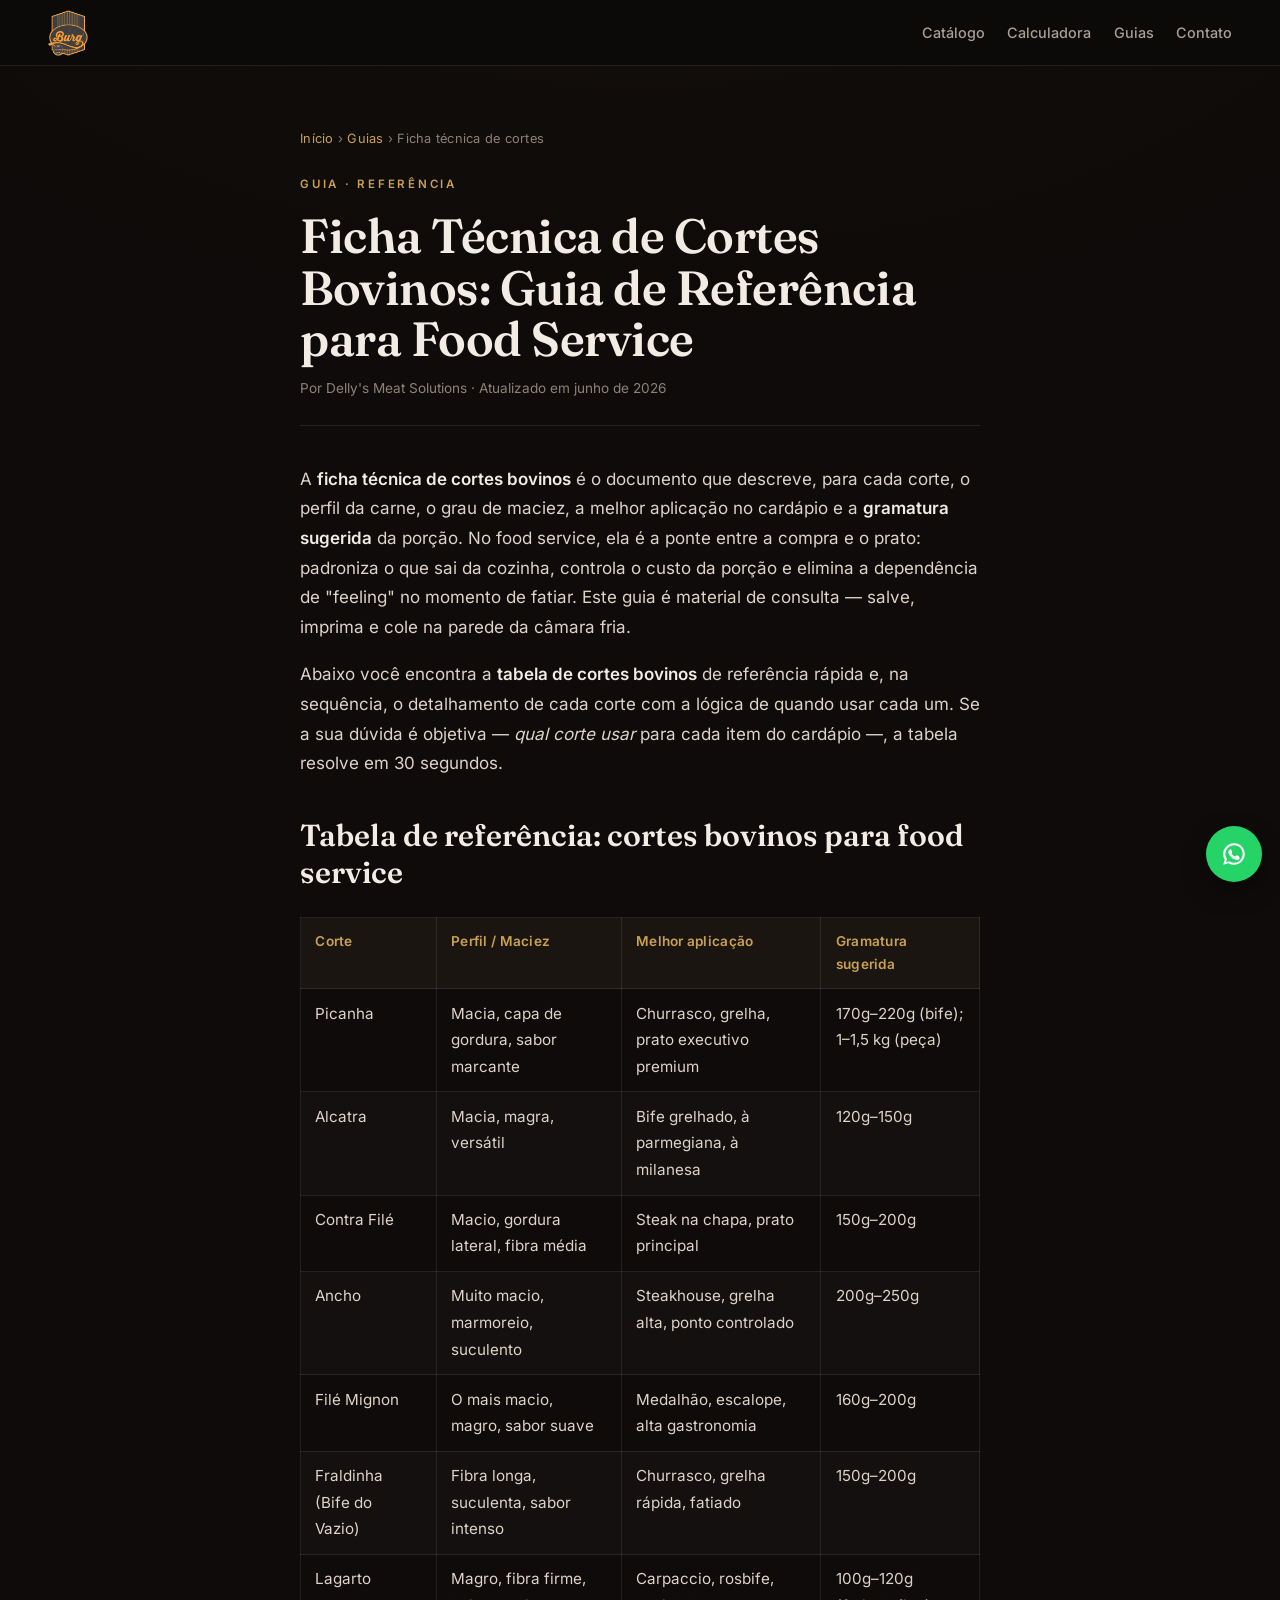
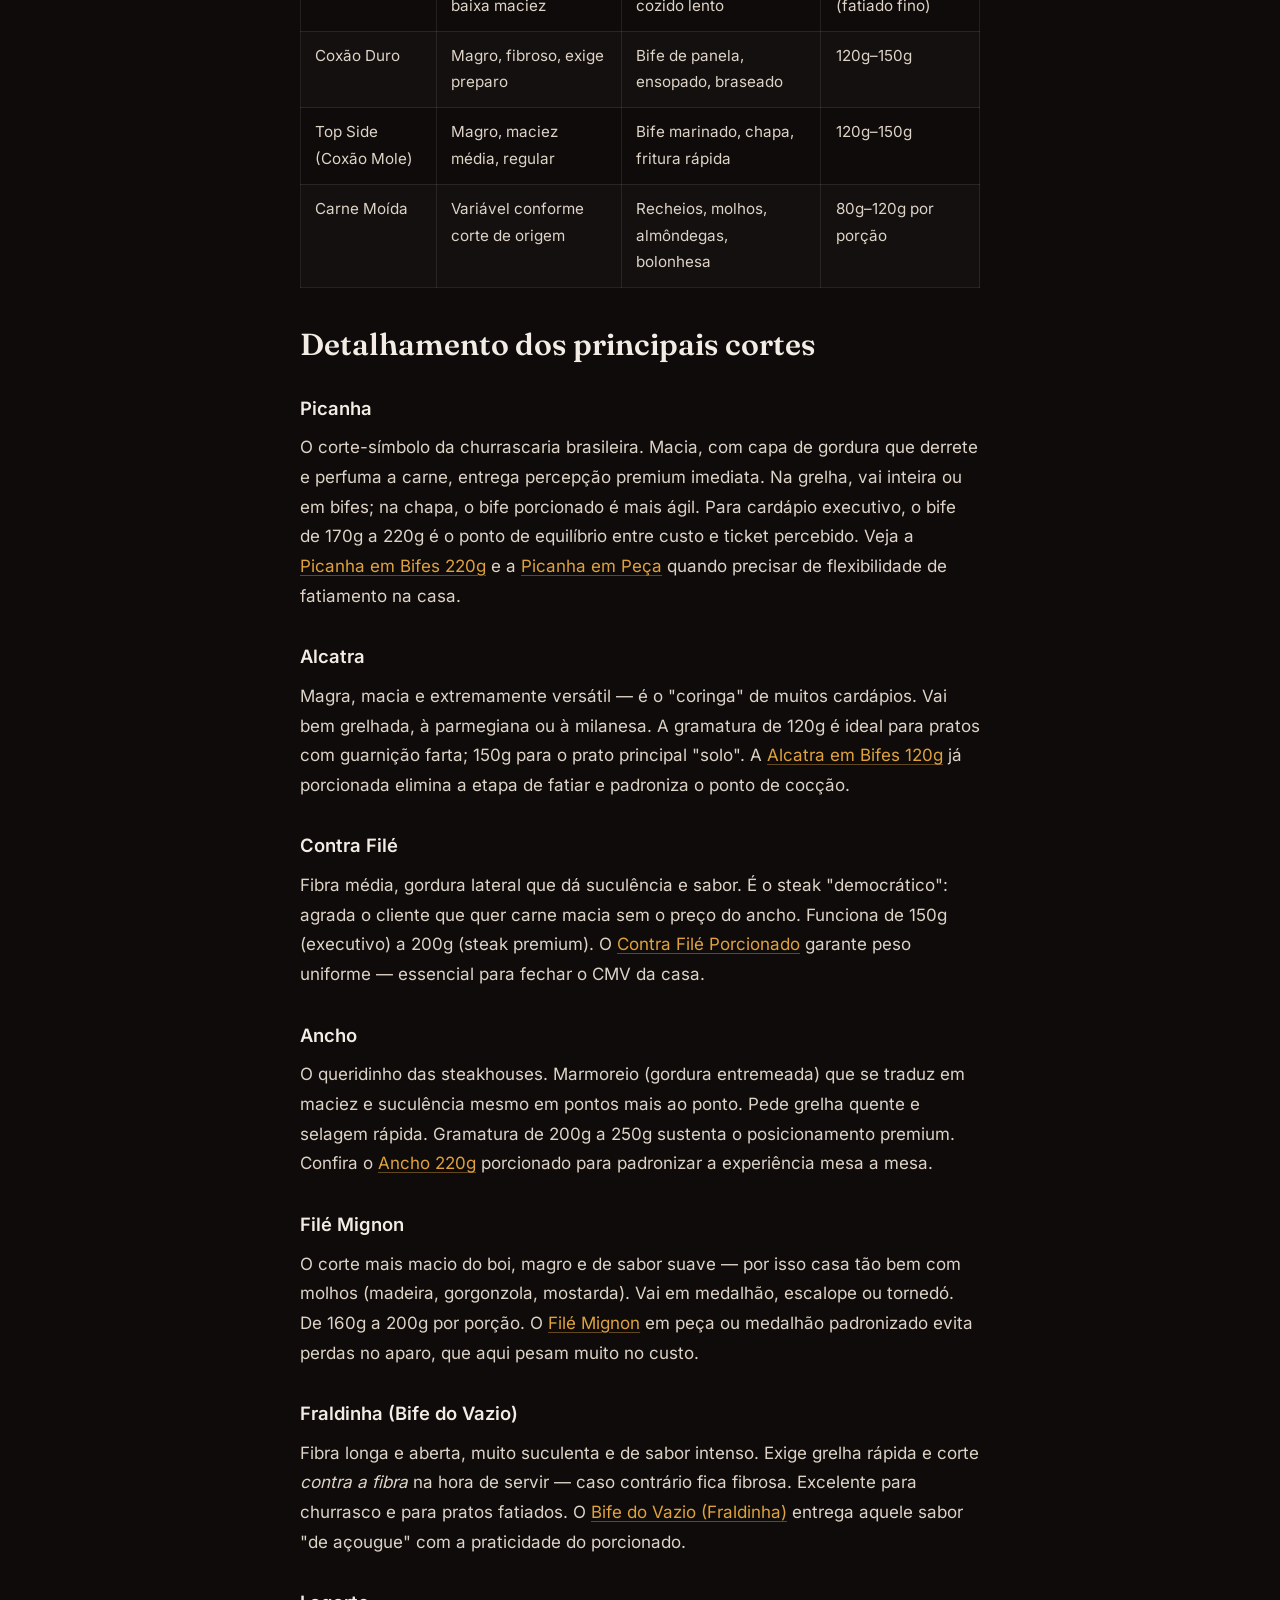
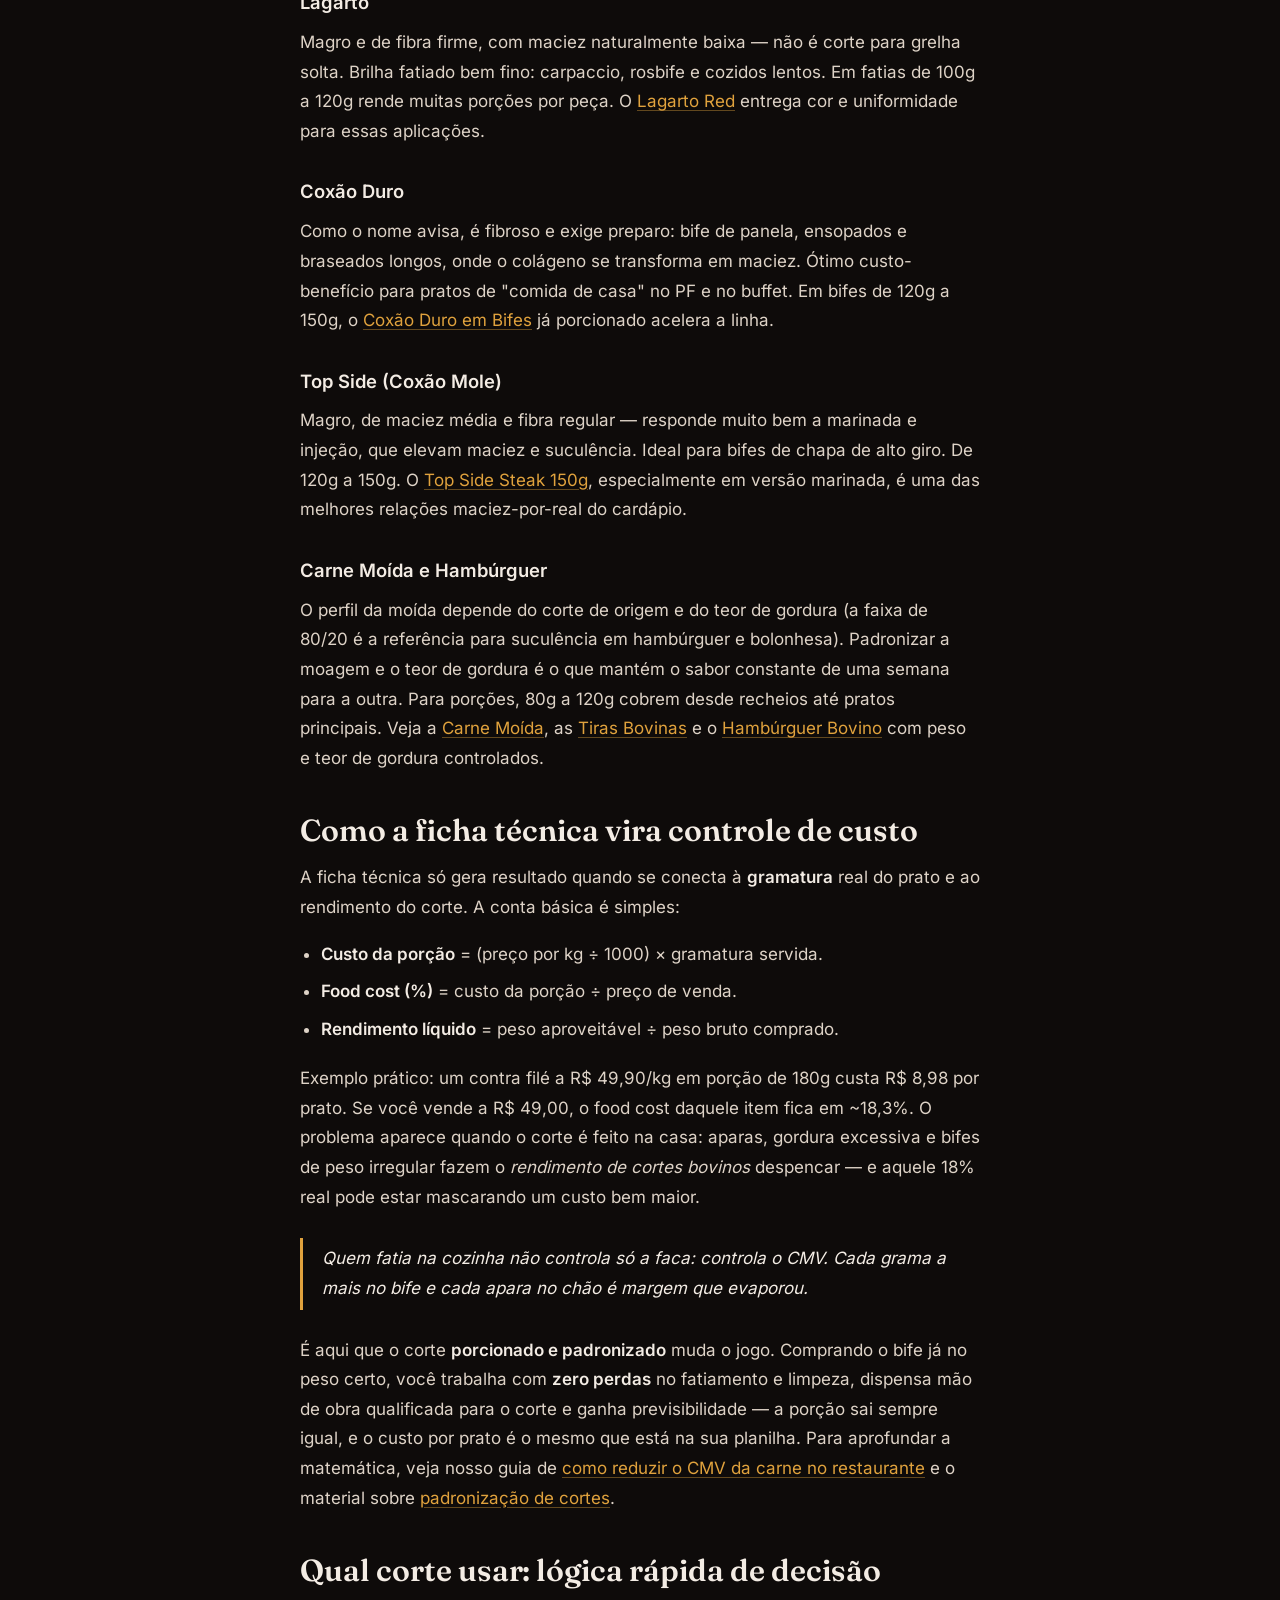
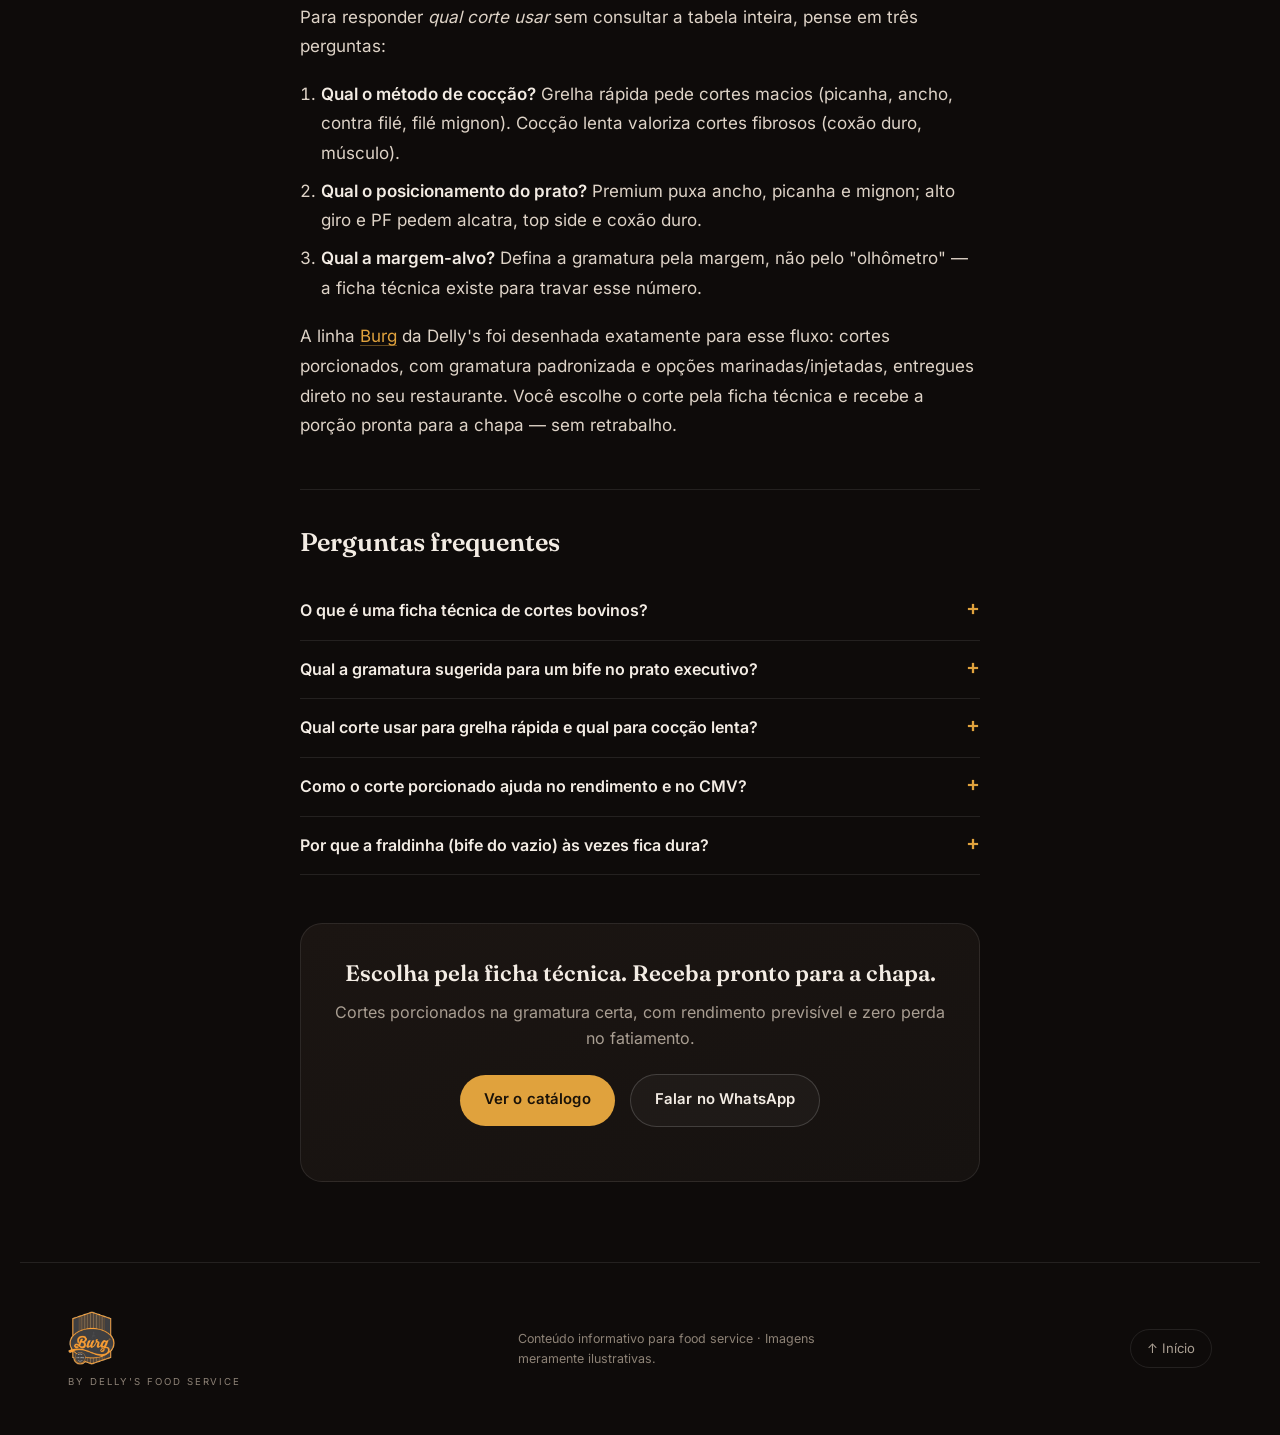
<file: conteudo/ficha-tecnica-cortes-bovinos.html>
<!DOCTYPE html>
<html lang="pt-BR">
<head>
<meta charset="UTF-8" />
<meta name="viewport" content="width=device-width, initial-scale=1.0, viewport-fit=cover" />
<meta name="theme-color" content="#0e0b0a" />
<title>Ficha Técnica de Cortes Bovinos: Guia para Food Service</title>
<meta name="description" content="Ficha técnica de cortes bovinos com perfil, maciez, aplicação no cardápio e gramatura sugerida. Tabela de referência prática para padronizar o seu food service." />
<meta name="keywords" content="ficha técnica de cortes bovinos, rendimento de cortes bovinos, gramatura de bifes, tabela de cortes bovinos, qual corte usar, cortes bovinos food service, gramatura sugerida bifes" />
<meta name="robots" content="index, follow, max-image-preview:large, max-snippet:-1" />
<link rel="canonical" href="https://lufr14-blip.github.io/burg-catalogo/conteudo/ficha-tecnica-cortes-bovinos.html" />
<link rel="icon" href="../assets/favicon.svg" type="image/svg+xml" />
<link rel="apple-touch-icon" href="../assets/apple-touch-icon.png" />
<meta property="og:type" content="article" />
<meta property="og:title" content="Ficha técnica de cortes bovinos: guia de referência para food service" />
<meta property="og:description" content="Perfil, maciez, aplicação e gramatura sugerida de cada corte — em tabela prática para padronizar o cardápio." />
<meta property="og:url" content="https://lufr14-blip.github.io/burg-catalogo/conteudo/ficha-tecnica-cortes-bovinos.html" />
<meta property="og:image" content="https://lufr14-blip.github.io/burg-catalogo/assets/img/large/881116-picanha-peca-burg-1.jpg" />
<meta property="og:site_name" content="Delly's Meat Solutions" />
<meta property="og:locale" content="pt_BR" />
<meta name="twitter:card" content="summary_large_image" />
<link rel="preload" href="../assets/fonts/Fraunces-600.woff2" as="font" type="font/woff2" crossorigin />
<link rel="preload" href="../assets/fonts/Inter-400.woff2" as="font" type="font/woff2" crossorigin />
<link rel="stylesheet" href="../assets/css/styles.css" />
<script type="application/ld+json">
{
  "@context": "https://schema.org",
  "@graph": [
    {
      "@type": "Article",
      "headline": "Ficha Técnica de Cortes Bovinos: Guia de Referência para Food Service",
      "description": "Perfil, maciez, aplicação no cardápio e gramatura sugerida de cada corte bovino, em tabela de referência para padronizar o food service.",
      "image": "https://lufr14-blip.github.io/burg-catalogo/assets/img/large/881116-picanha-peca-burg-1.jpg",
      "datePublished": "2026-06-21",
      "dateModified": "2026-06-21",
      "inLanguage": "pt-BR",
      "author": { "@type": "Organization", "name": "Delly's Meat Solutions" },
      "publisher": { "@type": "Organization", "name": "Delly's Meat Solutions", "logo": { "@type": "ImageObject", "url": "https://lufr14-blip.github.io/burg-catalogo/assets/img/brand/dellys.png" } },
      "mainEntityOfPage": "https://lufr14-blip.github.io/burg-catalogo/conteudo/ficha-tecnica-cortes-bovinos.html"
    },
    {
      "@type": "BreadcrumbList",
      "itemListElement": [
        { "@type": "ListItem", "position": 1, "name": "Início", "item": "https://lufr14-blip.github.io/burg-catalogo/" },
        { "@type": "ListItem", "position": 2, "name": "Guias", "item": "https://lufr14-blip.github.io/burg-catalogo/conteudo/" },
        { "@type": "ListItem", "position": 3, "name": "Ficha técnica de cortes bovinos", "item": "https://lufr14-blip.github.io/burg-catalogo/conteudo/ficha-tecnica-cortes-bovinos.html" }
      ]
    },
    {
      "@type": "FAQPage",
      "mainEntity": [
        { "@type": "Question", "name": "O que é uma ficha técnica de cortes bovinos?", "acceptedAnswer": { "@type": "Answer", "text": "É o documento de referência que reúne, para cada corte, o perfil da carne, o grau de maciez, a melhor aplicação no cardápio e a gramatura sugerida da porção. No food service, ela padroniza a produção, trava o custo por prato e elimina a dependência de improviso no momento de fatiar e montar o prato." } },
        { "@type": "Question", "name": "Qual a gramatura sugerida para um bife no prato executivo?", "acceptedAnswer": { "@type": "Answer", "text": "Para prato executivo, a faixa mais usada fica entre 120g e 180g, dependendo do corte e da guarnição. Alcatra e top side funcionam bem a 120g–150g; contra filé a 150g–200g; picanha em bife a 170g–220g. A regra prática é definir a gramatura pela margem-alvo do prato, e não a olho." } },
        { "@type": "Question", "name": "Qual corte usar para grelha rápida e qual para cocção lenta?", "acceptedAnswer": { "@type": "Answer", "text": "Para grelha rápida (chapa, churrasco), use cortes macios: picanha, ancho, contra filé, filé mignon, fraldinha e top side marinado. Para cocção lenta (panela, braseado, ensopado), use cortes fibrosos como coxão duro e músculo, em que o colágeno se transforma em maciez ao longo do cozimento." } },
        { "@type": "Question", "name": "Como o corte porcionado ajuda no rendimento e no CMV?", "acceptedAnswer": { "@type": "Answer", "text": "Comprando o corte já porcionado no peso exato, você elimina as perdas de fatiamento e limpeza, dispensa mão de obra qualificada para o corte e garante peso uniforme em todas as porções. Isso faz o custo por prato bater com a planilha, melhorando a previsibilidade e o controle do CMV." } },
        { "@type": "Question", "name": "Por que a fraldinha (bife do vazio) às vezes fica dura?", "acceptedAnswer": { "@type": "Answer", "text": "A fraldinha tem fibra longa e aberta. Se for cortada no sentido da fibra ou passar do ponto na grelha, fica fibrosa. O segredo é grelha quente com selagem rápida e, ao servir, cortar sempre contra a fibra — assim o corte mantém a suculência e a maciez características." } }
      ]
    }
  ]
}
</script>
</head>
<body>
<header class="doc-header">
  <a href="../" aria-label="Burg — início"><img class="doc-logo" src="../assets/img/brand/burg.png" alt="Burg"></a>
  <nav>
    <a href="../#catalogo">Catálogo</a>
    <a href="../#calculadora">Calculadora</a>
    <a href="./">Guias</a>
    <a href="../#contato">Contato</a>
  </nav>
</header>
<main class="doc-wrap">
  <article class="article">
    <p class="crumbs"><a href="../">Início</a> › <a href="./">Guias</a> › Ficha técnica de cortes</p>
    <p class="article__kicker">Guia · Referência</p>
    <h1>Ficha Técnica de Cortes Bovinos: Guia de Referência para Food Service</h1>
    <p class="article__meta">Por Delly's Meat Solutions · Atualizado em junho de 2026</p>
    <div class="article__body">
<p>A <strong>ficha técnica de cortes bovinos</strong> é o documento que descreve, para cada corte, o perfil da carne, o grau de maciez, a melhor aplicação no cardápio e a <strong>gramatura sugerida</strong> da porção. No food service, ela é a ponte entre a compra e o prato: padroniza o que sai da cozinha, controla o custo da porção e elimina a dependência de "feeling" no momento de fatiar. Este guia é material de consulta — salve, imprima e cole na parede da câmara fria.</p>

<p>Abaixo você encontra a <strong>tabela de cortes bovinos</strong> de referência rápida e, na sequência, o detalhamento de cada corte com a lógica de quando usar cada um. Se a sua dúvida é objetiva — <em>qual corte usar</em> para cada item do cardápio —, a tabela resolve em 30 segundos.</p>

<h2>Tabela de referência: cortes bovinos para food service</h2>

<table>
<thead>
<tr><th>Corte</th><th>Perfil / Maciez</th><th>Melhor aplicação</th><th>Gramatura sugerida</th></tr>
</thead>
<tbody>
<tr><td>Picanha</td><td>Macia, capa de gordura, sabor marcante</td><td>Churrasco, grelha, prato executivo premium</td><td>170g–220g (bife); 1–1,5 kg (peça)</td></tr>
<tr><td>Alcatra</td><td>Macia, magra, versátil</td><td>Bife grelhado, à parmegiana, à milanesa</td><td>120g–150g</td></tr>
<tr><td>Contra Filé</td><td>Macio, gordura lateral, fibra média</td><td>Steak na chapa, prato principal</td><td>150g–200g</td></tr>
<tr><td>Ancho</td><td>Muito macio, marmoreio, suculento</td><td>Steakhouse, grelha alta, ponto controlado</td><td>200g–250g</td></tr>
<tr><td>Filé Mignon</td><td>O mais macio, magro, sabor suave</td><td>Medalhão, escalope, alta gastronomia</td><td>160g–200g</td></tr>
<tr><td>Fraldinha (Bife do Vazio)</td><td>Fibra longa, suculenta, sabor intenso</td><td>Churrasco, grelha rápida, fatiado</td><td>150g–200g</td></tr>
<tr><td>Lagarto</td><td>Magro, fibra firme, baixa maciez</td><td>Carpaccio, rosbife, cozido lento</td><td>100g–120g (fatiado fino)</td></tr>
<tr><td>Coxão Duro</td><td>Magro, fibroso, exige preparo</td><td>Bife de panela, ensopado, braseado</td><td>120g–150g</td></tr>
<tr><td>Top Side (Coxão Mole)</td><td>Magro, maciez média, regular</td><td>Bife marinado, chapa, fritura rápida</td><td>120g–150g</td></tr>
<tr><td>Carne Moída</td><td>Variável conforme corte de origem</td><td>Recheios, molhos, almôndegas, bolonhesa</td><td>80g–120g por porção</td></tr>
</tbody>
</table>

<h2>Detalhamento dos principais cortes</h2>

<h3>Picanha</h3>
<p>O corte-símbolo da churrascaria brasileira. Macia, com capa de gordura que derrete e perfuma a carne, entrega percepção premium imediata. Na grelha, vai inteira ou em bifes; na chapa, o bife porcionado é mais ágil. Para cardápio executivo, o bife de 170g a 220g é o ponto de equilíbrio entre custo e ticket percebido. Veja a <a href="../#catalogo">Picanha em Bifes 220g</a> e a <a href="../#catalogo">Picanha em Peça</a> quando precisar de flexibilidade de fatiamento na casa.</p>

<h3>Alcatra</h3>
<p>Magra, macia e extremamente versátil — é o "coringa" de muitos cardápios. Vai bem grelhada, à parmegiana ou à milanesa. A gramatura de 120g é ideal para pratos com guarnição farta; 150g para o prato principal "solo". A <a href="../#catalogo">Alcatra em Bifes 120g</a> já porcionada elimina a etapa de fatiar e padroniza o ponto de cocção.</p>

<h3>Contra Filé</h3>
<p>Fibra média, gordura lateral que dá suculência e sabor. É o steak "democrático": agrada o cliente que quer carne macia sem o preço do ancho. Funciona de 150g (executivo) a 200g (steak premium). O <a href="../#catalogo">Contra Filé Porcionado</a> garante peso uniforme — essencial para fechar o CMV da casa.</p>

<h3>Ancho</h3>
<p>O queridinho das steakhouses. Marmoreio (gordura entremeada) que se traduz em maciez e suculência mesmo em pontos mais ao ponto. Pede grelha quente e selagem rápida. Gramatura de 200g a 250g sustenta o posicionamento premium. Confira o <a href="../#catalogo">Ancho 220g</a> porcionado para padronizar a experiência mesa a mesa.</p>

<h3>Filé Mignon</h3>
<p>O corte mais macio do boi, magro e de sabor suave — por isso casa tão bem com molhos (madeira, gorgonzola, mostarda). Vai em medalhão, escalope ou tornedó. De 160g a 200g por porção. O <a href="../#catalogo">Filé Mignon</a> em peça ou medalhão padronizado evita perdas no aparo, que aqui pesam muito no custo.</p>

<h3>Fraldinha (Bife do Vazio)</h3>
<p>Fibra longa e aberta, muito suculenta e de sabor intenso. Exige grelha rápida e corte <em>contra a fibra</em> na hora de servir — caso contrário fica fibrosa. Excelente para churrasco e para pratos fatiados. O <a href="../#catalogo">Bife do Vazio (Fraldinha)</a> entrega aquele sabor "de açougue" com a praticidade do porcionado.</p>

<h3>Lagarto</h3>
<p>Magro e de fibra firme, com maciez naturalmente baixa — não é corte para grelha solta. Brilha fatiado bem fino: carpaccio, rosbife e cozidos lentos. Em fatias de 100g a 120g rende muitas porções por peça. O <a href="../#catalogo">Lagarto Red</a> entrega cor e uniformidade para essas aplicações.</p>

<h3>Coxão Duro</h3>
<p>Como o nome avisa, é fibroso e exige preparo: bife de panela, ensopados e braseados longos, onde o colágeno se transforma em maciez. Ótimo custo-benefício para pratos de "comida de casa" no PF e no buffet. Em bifes de 120g a 150g, o <a href="../#catalogo">Coxão Duro em Bifes</a> já porcionado acelera a linha.</p>

<h3>Top Side (Coxão Mole)</h3>
<p>Magro, de maciez média e fibra regular — responde muito bem a marinada e injeção, que elevam maciez e suculência. Ideal para bifes de chapa de alto giro. De 120g a 150g. O <a href="../#catalogo">Top Side Steak 150g</a>, especialmente em versão marinada, é uma das melhores relações maciez-por-real do cardápio.</p>

<h3>Carne Moída e Hambúrguer</h3>
<p>O perfil da moída depende do corte de origem e do teor de gordura (a faixa de 80/20 é a referência para suculência em hambúrguer e bolonhesa). Padronizar a moagem e o teor de gordura é o que mantém o sabor constante de uma semana para a outra. Para porções, 80g a 120g cobrem desde recheios até pratos principais. Veja a <a href="../#catalogo">Carne Moída</a>, as <a href="../#catalogo">Tiras Bovinas</a> e o <a href="../#catalogo">Hambúrguer Bovino</a> com peso e teor de gordura controlados.</p>

<h2>Como a ficha técnica vira controle de custo</h2>
<p>A ficha técnica só gera resultado quando se conecta à <strong>gramatura</strong> real do prato e ao rendimento do corte. A conta básica é simples:</p>
<ul>
<li><strong>Custo da porção</strong> = (preço por kg ÷ 1000) × gramatura servida.</li>
<li><strong>Food cost (%)</strong> = custo da porção ÷ preço de venda.</li>
<li><strong>Rendimento líquido</strong> = peso aproveitável ÷ peso bruto comprado.</li>
</ul>
<p>Exemplo prático: um contra filé a R$ 49,90/kg em porção de 180g custa R$ 8,98 por prato. Se você vende a R$ 49,00, o food cost daquele item fica em ~18,3%. O problema aparece quando o corte é feito na casa: aparas, gordura excessiva e bifes de peso irregular fazem o <em>rendimento de cortes bovinos</em> despencar — e aquele 18% real pode estar mascarando um custo bem maior.</p>

<blockquote>Quem fatia na cozinha não controla só a faca: controla o CMV. Cada grama a mais no bife e cada apara no chão é margem que evaporou.</blockquote>

<p>É aqui que o corte <strong>porcionado e padronizado</strong> muda o jogo. Comprando o bife já no peso certo, você trabalha com <strong>zero perdas</strong> no fatiamento e limpeza, dispensa mão de obra qualificada para o corte e ganha previsibilidade — a porção sai sempre igual, e o custo por prato é o mesmo que está na sua planilha. Para aprofundar a matemática, veja nosso guia de <a href="../conteudo/reduzir-cmv-carne-restaurante.html">como reduzir o CMV da carne no restaurante</a> e o material sobre <a href="../conteudo/padronizacao-de-cortes.html">padronização de cortes</a>.</p>

<h2>Qual corte usar: lógica rápida de decisão</h2>
<p>Para responder <em>qual corte usar</em> sem consultar a tabela inteira, pense em três perguntas:</p>
<ol>
<li><strong>Qual o método de cocção?</strong> Grelha rápida pede cortes macios (picanha, ancho, contra filé, filé mignon). Cocção lenta valoriza cortes fibrosos (coxão duro, músculo).</li>
<li><strong>Qual o posicionamento do prato?</strong> Premium puxa ancho, picanha e mignon; alto giro e PF pedem alcatra, top side e coxão duro.</li>
<li><strong>Qual a margem-alvo?</strong> Defina a gramatura pela margem, não pelo "olhômetro" — a ficha técnica existe para travar esse número.</li>
</ol>
<p>A linha <a href="../#catalogo">Burg</a> da Delly's foi desenhada exatamente para esse fluxo: cortes porcionados, com gramatura padronizada e opções marinadas/injetadas, entregues direto no seu restaurante. Você escolhe o corte pela ficha técnica e recebe a porção pronta para a chapa — sem retrabalho.</p>
    </div>

    <section class="faq">
      <h2>Perguntas frequentes</h2>
      <details><summary>O que é uma ficha técnica de cortes bovinos?</summary><p>É o documento de referência que reúne, para cada corte, o perfil da carne, o grau de maciez, a melhor aplicação no cardápio e a gramatura sugerida da porção. No food service, ela padroniza a produção, trava o custo por prato e elimina a dependência de improviso no momento de fatiar e montar o prato.</p></details>
      <details><summary>Qual a gramatura sugerida para um bife no prato executivo?</summary><p>Para prato executivo, a faixa mais usada fica entre 120g e 180g, dependendo do corte e da guarnição. Alcatra e top side funcionam bem a 120g–150g; contra filé a 150g–200g; picanha em bife a 170g–220g. A regra prática é definir a gramatura pela margem-alvo do prato, e não a olho.</p></details>
      <details><summary>Qual corte usar para grelha rápida e qual para cocção lenta?</summary><p>Para grelha rápida (chapa, churrasco), use cortes macios: picanha, ancho, contra filé, filé mignon, fraldinha e top side marinado. Para cocção lenta (panela, braseado, ensopado), use cortes fibrosos como coxão duro e músculo, em que o colágeno se transforma em maciez ao longo do cozimento.</p></details>
      <details><summary>Como o corte porcionado ajuda no rendimento e no CMV?</summary><p>Comprando o corte já porcionado no peso exato, você elimina as perdas de fatiamento e limpeza (aparas e gordura), dispensa mão de obra qualificada para o corte e garante peso uniforme em todas as porções. Isso faz o custo por prato bater com a planilha, melhorando a previsibilidade e o controle do CMV.</p></details>
      <details><summary>Por que a fraldinha (bife do vazio) às vezes fica dura?</summary><p>A fraldinha tem fibra longa e aberta. Se for cortada no sentido da fibra ou passar do ponto na grelha, fica fibrosa. O segredo é grelha quente com selagem rápida e, ao servir, cortar sempre contra a fibra — assim o corte mantém a suculência e a maciez características.</p></details>
    </section>

    <div class="article-cta">
      <h3>Escolha pela ficha técnica. Receba pronto para a chapa.</h3>
      <p>Cortes porcionados na gramatura certa, com rendimento previsível e zero perda no fatiamento.</p>
      <p><a class="btn btn--solid" href="../#catalogo">Ver o catálogo</a> &nbsp; <a class="btn btn--line" href="https://wa.me/5511952340007?text=Ol%C3%A1!%20Quero%20a%20ficha%20t%C3%A9cnica%20e%20os%20cortes%20Burg%20para%20a%20minha%20opera%C3%A7%C3%A3o." target="_blank" rel="noopener">Falar no WhatsApp</a></p>
    </div>
  </article>
</main>
<footer class="foot">
  <div class="foot__brand"><img class="foot__logo" src="../assets/img/brand/burg.png" alt="Burg" /><span class="brand__by">by Delly's Food Service</span></div>
  <p class="foot__note">Conteúdo informativo para food service · Imagens meramente ilustrativas.</p>
  <a class="foot__top" href="../">↑ Início</a>
</footer>
<a class="wa-float" href="https://wa.me/5511952340007?text=Ol%C3%A1!%20Vim%20pelos%20guias%20Burg%20e%20quero%20falar%20com%20um%20especialista." target="_blank" rel="noopener" aria-label="Falar no WhatsApp">
  <svg width="26" height="26" viewBox="0 0 24 24" aria-hidden="true"><path fill="currentColor" d="M12 2a10 10 0 0 0-8.5 15.3L2 22l4.8-1.4A10 10 0 1 0 12 2zm0 18a8 8 0 0 1-4.1-1.1l-.3-.2-2.9.8.8-2.8-.2-.3A8 8 0 1 1 12 20zm4.4-6c-.2-.1-1.4-.7-1.6-.8-.2-.1-.4-.1-.6.1-.2.2-.6.8-.8 1-.1.1-.3.2-.5.1a6.5 6.5 0 0 1-3.2-2.8c-.2-.4.2-.4.6-1.2.1-.1 0-.3 0-.4l-.8-1.9c-.2-.5-.4-.4-.6-.4h-.5a1 1 0 0 0-.7.3c-.2.3-.9.9-.9 2.2s.9 2.5 1 2.7c.1.2 1.8 2.9 4.5 4 .6.3 1.1.4 1.5.5.6.2 1.2.2 1.6.1.5-.1 1.4-.6 1.6-1.1.2-.6.2-1 .1-1.1z"/></svg>
</a>
</body>
</html>
</file>
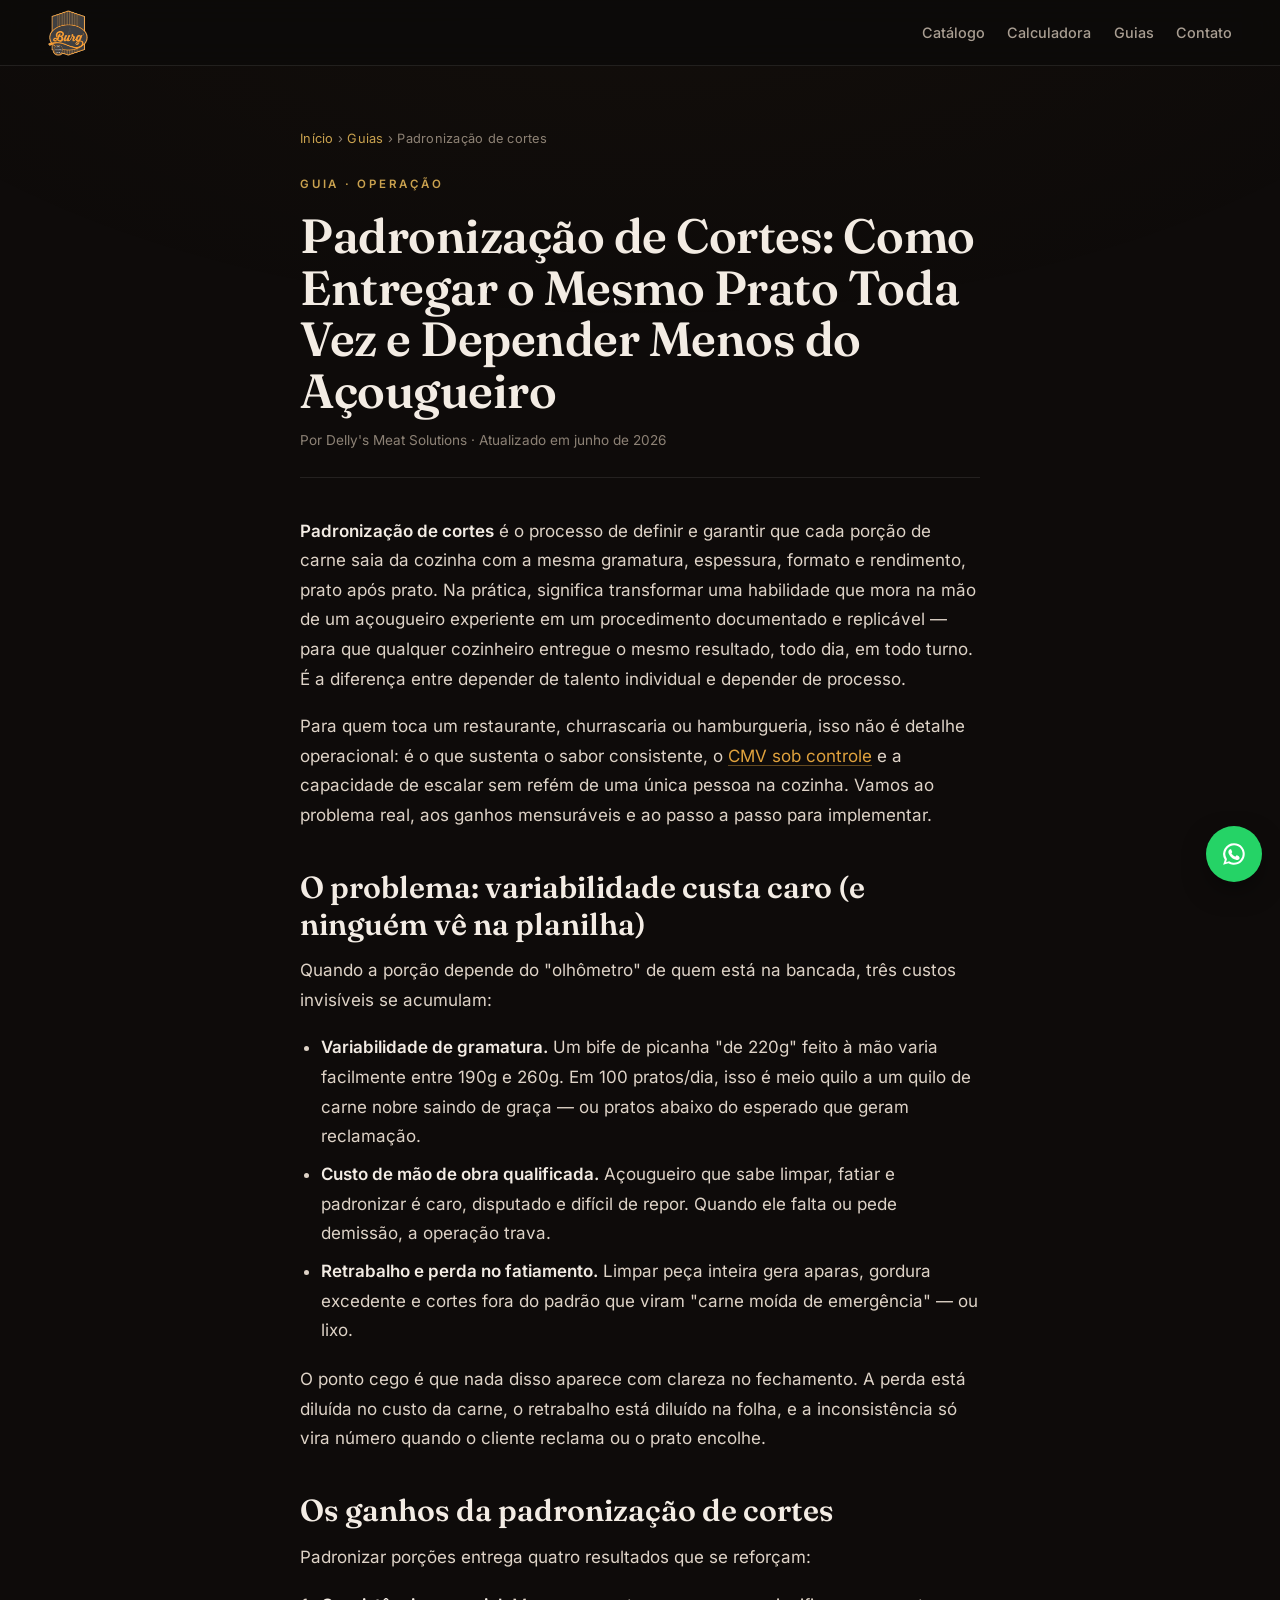
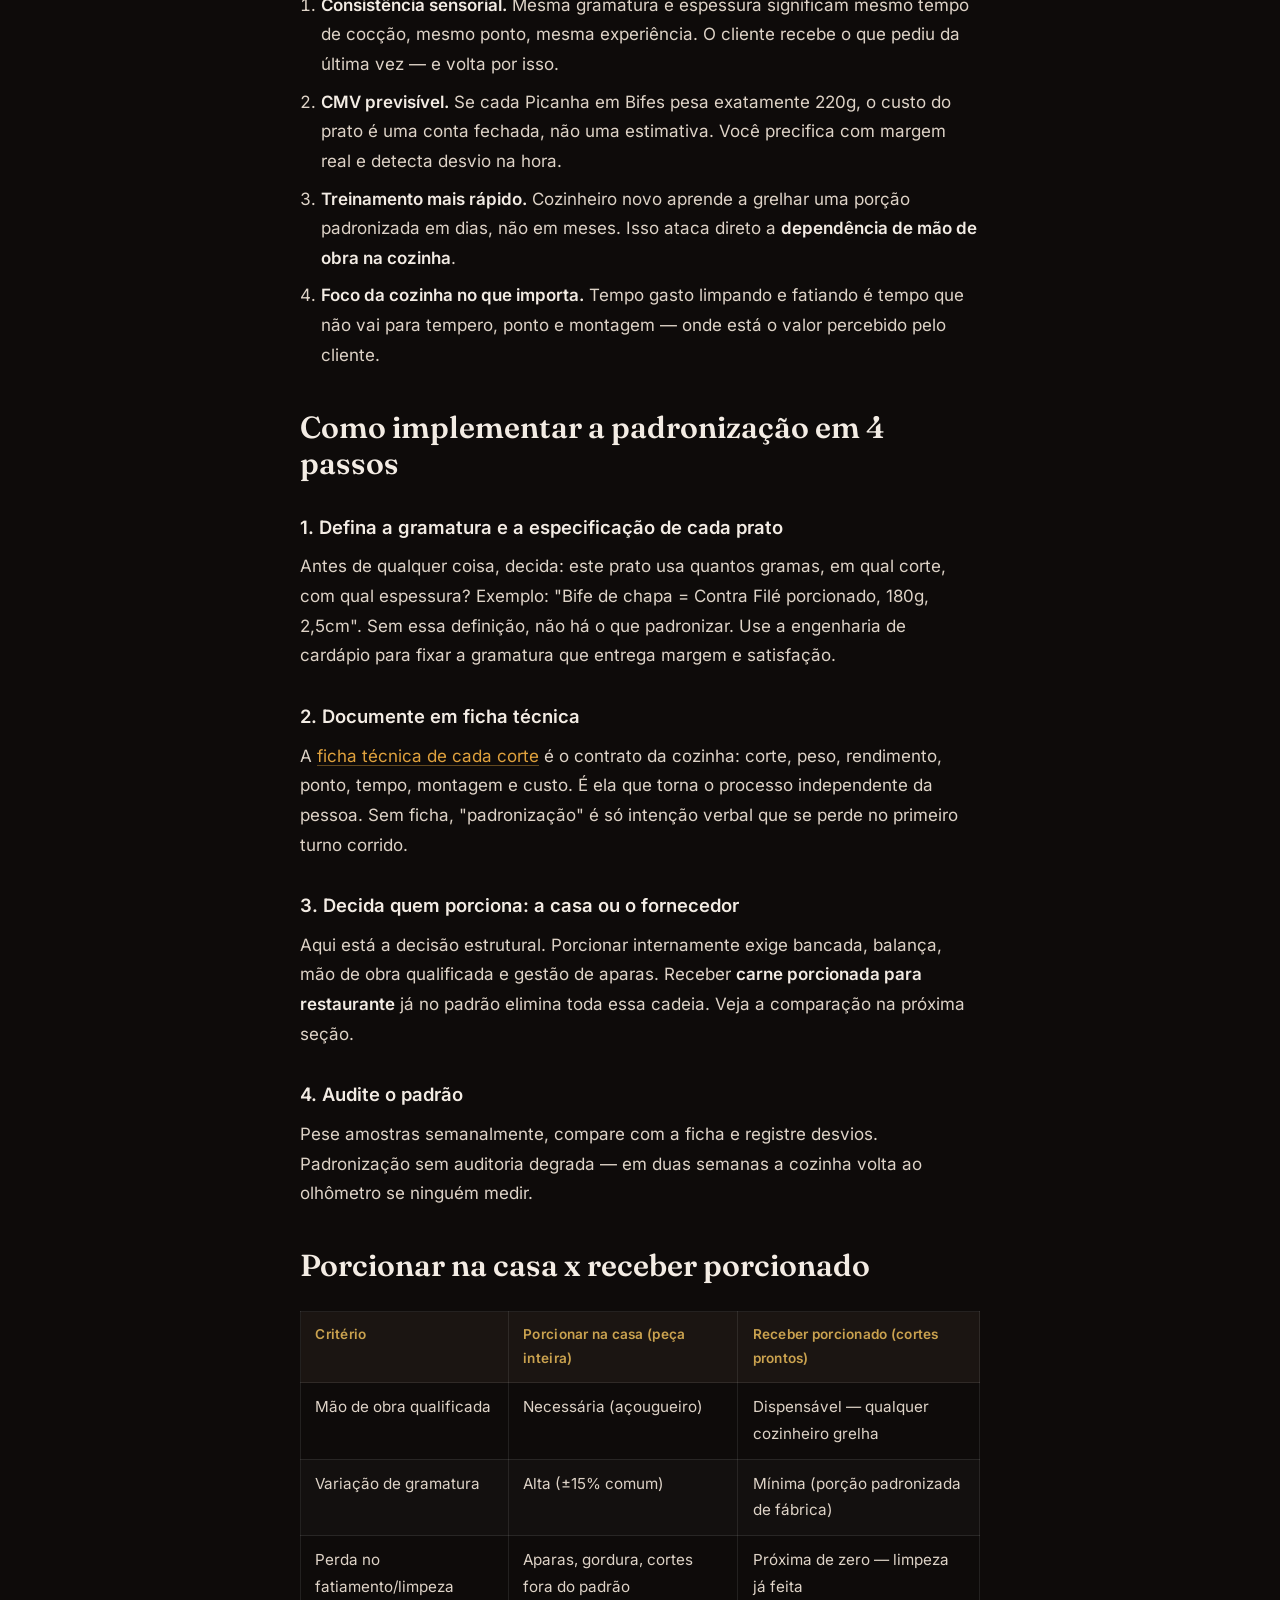
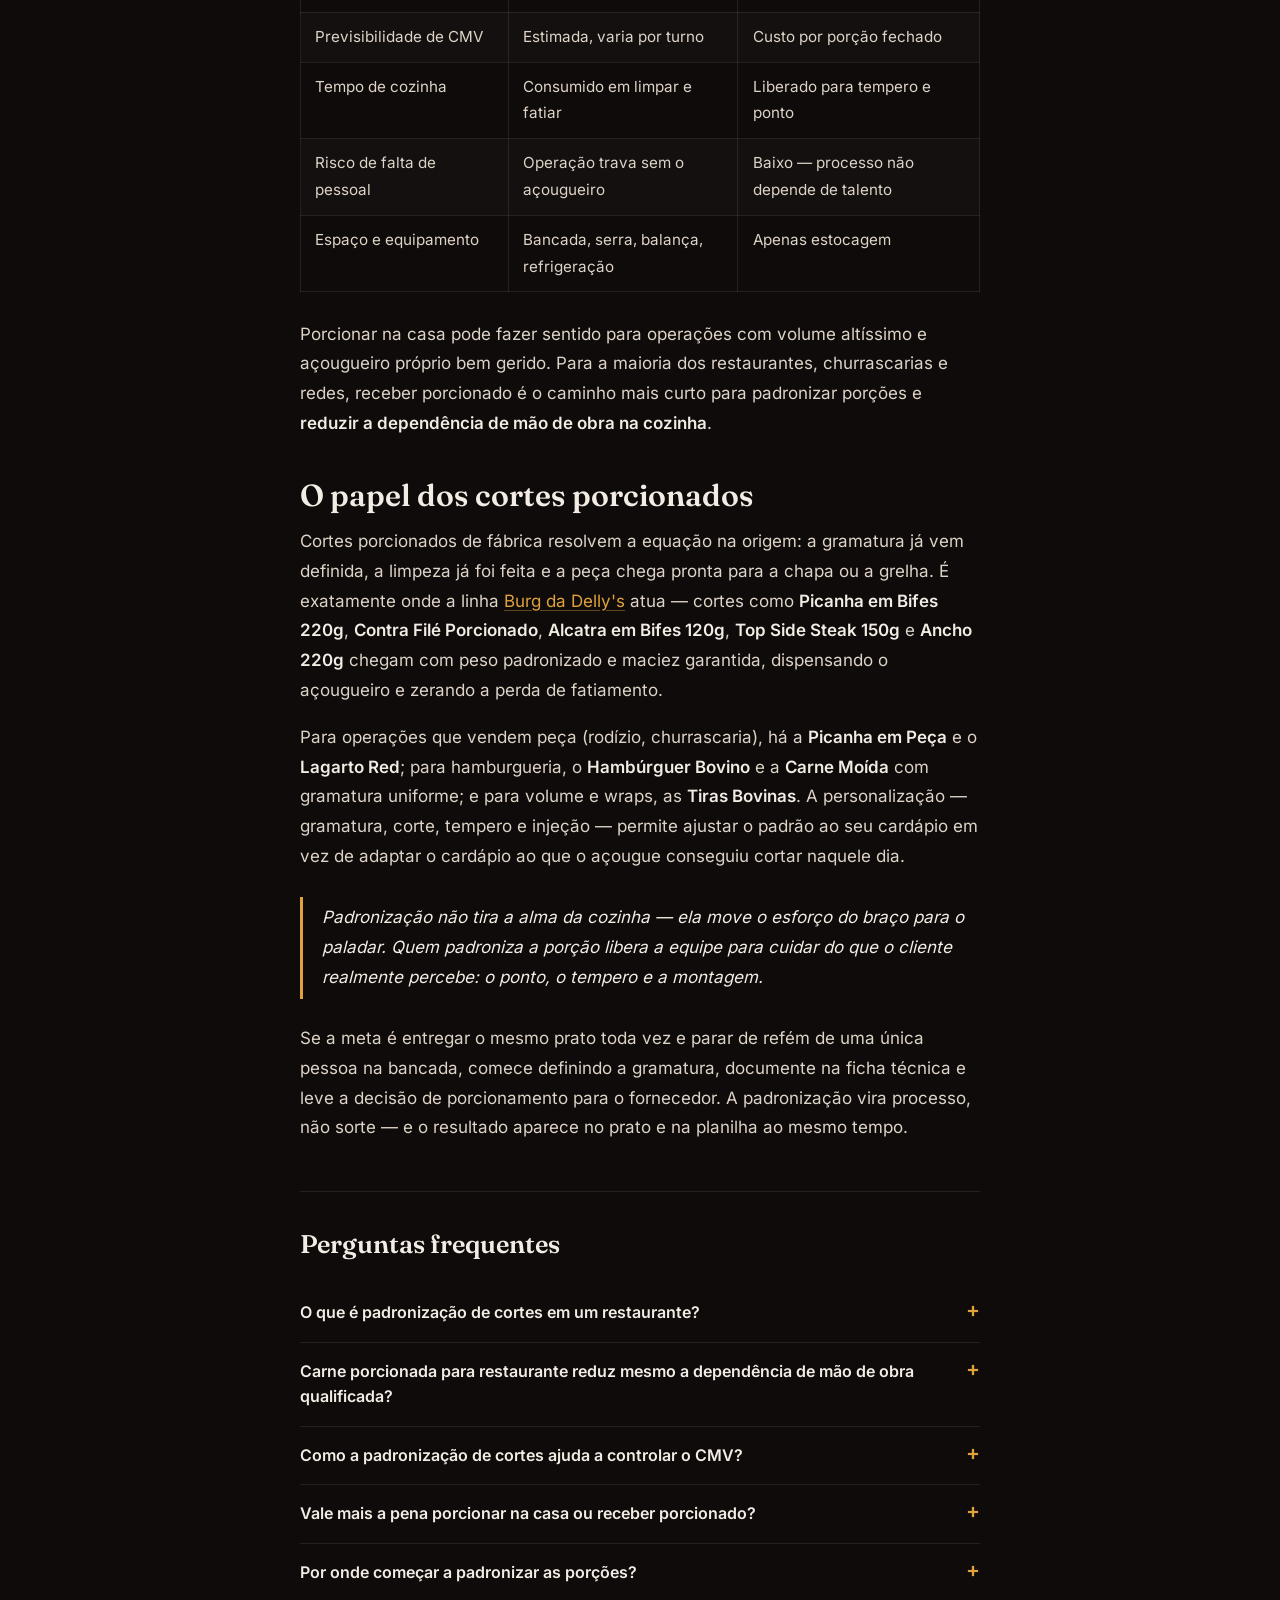
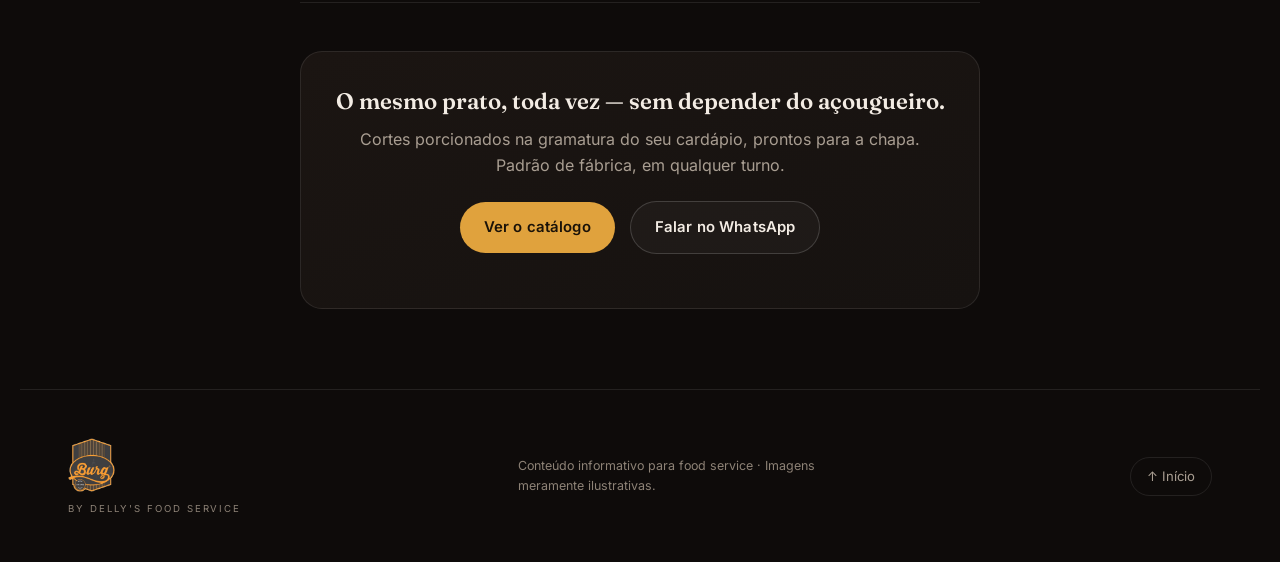
<file: conteudo/padronizacao-de-cortes.html>
<!DOCTYPE html>
<html lang="pt-BR">
<head>
<meta charset="UTF-8" />
<meta name="viewport" content="width=device-width, initial-scale=1.0, viewport-fit=cover" />
<meta name="theme-color" content="#0e0b0a" />
<title>Padronização de Cortes: o Guia Para Restaurantes</title>
<meta name="description" content="Padronização de cortes na prática: gramatura definida, fichas técnicas e carne porcionada para restaurante que reduz CMV, retrabalho e dependência de mão de obra." />
<meta name="keywords" content="padronização de cortes, carne porcionada para restaurante, padronizar porções, reduzir dependência de mão de obra na cozinha, ficha técnica de cortes, cortes porcionados, gramatura padronizada" />
<meta name="robots" content="index, follow, max-image-preview:large, max-snippet:-1" />
<link rel="canonical" href="https://lufr14-blip.github.io/burg-catalogo/conteudo/padronizacao-de-cortes.html" />
<link rel="icon" href="../assets/favicon.svg" type="image/svg+xml" />
<link rel="apple-touch-icon" href="../assets/apple-touch-icon.png" />
<meta property="og:type" content="article" />
<meta property="og:title" content="Padronização de cortes: o mesmo prato toda vez, sem depender do açougueiro" />
<meta property="og:description" content="Os ganhos da padronização, o passo a passo de implementação e a comparação entre porcionar na casa e receber porcionado." />
<meta property="og:url" content="https://lufr14-blip.github.io/burg-catalogo/conteudo/padronizacao-de-cortes.html" />
<meta property="og:image" content="https://lufr14-blip.github.io/burg-catalogo/assets/img/large/881208-alcatra-bifes-120g-burg-2.jpg" />
<meta property="og:site_name" content="Delly's Meat Solutions" />
<meta property="og:locale" content="pt_BR" />
<meta name="twitter:card" content="summary_large_image" />
<link rel="preload" href="../assets/fonts/Fraunces-600.woff2" as="font" type="font/woff2" crossorigin />
<link rel="preload" href="../assets/fonts/Inter-400.woff2" as="font" type="font/woff2" crossorigin />
<link rel="stylesheet" href="../assets/css/styles.css" />
<script type="application/ld+json">
{
  "@context": "https://schema.org",
  "@graph": [
    {
      "@type": "Article",
      "headline": "Padronização de Cortes: o Mesmo Prato Toda Vez, Sem Depender do Açougueiro",
      "description": "Os ganhos da padronização de cortes, como implementar em 4 passos e a comparação entre porcionar na casa e receber porcionado.",
      "image": "https://lufr14-blip.github.io/burg-catalogo/assets/img/large/881208-alcatra-bifes-120g-burg-2.jpg",
      "datePublished": "2026-06-21",
      "dateModified": "2026-06-21",
      "inLanguage": "pt-BR",
      "author": { "@type": "Organization", "name": "Delly's Meat Solutions" },
      "publisher": { "@type": "Organization", "name": "Delly's Meat Solutions", "logo": { "@type": "ImageObject", "url": "https://lufr14-blip.github.io/burg-catalogo/assets/img/brand/dellys.png" } },
      "mainEntityOfPage": "https://lufr14-blip.github.io/burg-catalogo/conteudo/padronizacao-de-cortes.html"
    },
    {
      "@type": "BreadcrumbList",
      "itemListElement": [
        { "@type": "ListItem", "position": 1, "name": "Início", "item": "https://lufr14-blip.github.io/burg-catalogo/" },
        { "@type": "ListItem", "position": 2, "name": "Guias", "item": "https://lufr14-blip.github.io/burg-catalogo/conteudo/" },
        { "@type": "ListItem", "position": 3, "name": "Padronização de cortes", "item": "https://lufr14-blip.github.io/burg-catalogo/conteudo/padronizacao-de-cortes.html" }
      ]
    },
    {
      "@type": "FAQPage",
      "mainEntity": [
        { "@type": "Question", "name": "O que é padronização de cortes em um restaurante?", "acceptedAnswer": { "@type": "Answer", "text": "É garantir que cada porção de carne saia com a mesma gramatura, espessura, formato e rendimento, todas as vezes. Na prática, transforma a habilidade do açougueiro em um procedimento documentado (ficha técnica) que qualquer cozinheiro consegue replicar, garantindo prato consistente e CMV previsível." } },
        { "@type": "Question", "name": "Carne porcionada para restaurante reduz mesmo a dependência de mão de obra qualificada?", "acceptedAnswer": { "@type": "Answer", "text": "Sim. Quando a carne chega já limpa e na gramatura definida, a etapa que mais exige um açougueiro experiente deixa de existir na sua cozinha. O cozinheiro só precisa grelhar ou chapear, o que reduz o treinamento de meses para dias e elimina o risco de a operação travar quando falta o especialista." } },
        { "@type": "Question", "name": "Como a padronização de cortes ajuda a controlar o CMV?", "acceptedAnswer": { "@type": "Answer", "text": "Se cada porção pesa exatamente o mesmo, o custo do prato deixa de ser estimativa e vira conta fechada. Isso permite precificar com margem real, detectar desvios na hora e eliminar a perda invisível de carne que acontece quando a porção varia no olhômetro." } },
        { "@type": "Question", "name": "Vale mais a pena porcionar na casa ou receber porcionado?", "acceptedAnswer": { "@type": "Answer", "text": "Depende do volume e da estrutura. Porcionar na casa exige bancada, equipamento, açougueiro e gestão de aparas, com variação de gramatura comum de ±15%. Receber porcionado elimina a mão de obra qualificada, zera a perda de fatiamento e fecha o custo por porção. Para a maioria dos restaurantes e redes, receber porcionado é o caminho mais rápido para padronizar." } },
        { "@type": "Question", "name": "Por onde começar a padronizar as porções?", "acceptedAnswer": { "@type": "Answer", "text": "Comece definindo a gramatura e a especificação de cada prato (corte, peso, espessura), documente tudo em ficha técnica, decida quem porciona (casa ou fornecedor) e audite o padrão pesando amostras semanalmente. Sem auditoria, a padronização degrada e a cozinha volta ao olhômetro." } }
      ]
    }
  ]
}
</script>
</head>
<body>
<header class="doc-header">
  <a href="../" aria-label="Burg — início"><img class="doc-logo" src="../assets/img/brand/burg.png" alt="Burg"></a>
  <nav>
    <a href="../#catalogo">Catálogo</a>
    <a href="../#calculadora">Calculadora</a>
    <a href="./">Guias</a>
    <a href="../#contato">Contato</a>
  </nav>
</header>
<main class="doc-wrap">
  <article class="article">
    <p class="crumbs"><a href="../">Início</a> › <a href="./">Guias</a> › Padronização de cortes</p>
    <p class="article__kicker">Guia · Operação</p>
    <h1>Padronização de Cortes: Como Entregar o Mesmo Prato Toda Vez e Depender Menos do Açougueiro</h1>
    <p class="article__meta">Por Delly's Meat Solutions · Atualizado em junho de 2026</p>
    <div class="article__body">
<p><strong>Padronização de cortes</strong> é o processo de definir e garantir que cada porção de carne saia da cozinha com a mesma gramatura, espessura, formato e rendimento, prato após prato. Na prática, significa transformar uma habilidade que mora na mão de um açougueiro experiente em um procedimento documentado e replicável — para que qualquer cozinheiro entregue o mesmo resultado, todo dia, em todo turno. É a diferença entre depender de talento individual e depender de processo.</p>

<p>Para quem toca um restaurante, churrascaria ou hamburgueria, isso não é detalhe operacional: é o que sustenta o sabor consistente, o <a href="../conteudo/reduzir-cmv-carne-restaurante.html">CMV sob controle</a> e a capacidade de escalar sem refém de uma única pessoa na cozinha. Vamos ao problema real, aos ganhos mensuráveis e ao passo a passo para implementar.</p>

<h2>O problema: variabilidade custa caro (e ninguém vê na planilha)</h2>

<p>Quando a porção depende do "olhômetro" de quem está na bancada, três custos invisíveis se acumulam:</p>

<ul>
<li><strong>Variabilidade de gramatura.</strong> Um bife de picanha "de 220g" feito à mão varia facilmente entre 190g e 260g. Em 100 pratos/dia, isso é meio quilo a um quilo de carne nobre saindo de graça — ou pratos abaixo do esperado que geram reclamação.</li>
<li><strong>Custo de mão de obra qualificada.</strong> Açougueiro que sabe limpar, fatiar e padronizar é caro, disputado e difícil de repor. Quando ele falta ou pede demissão, a operação trava.</li>
<li><strong>Retrabalho e perda no fatiamento.</strong> Limpar peça inteira gera aparas, gordura excedente e cortes fora do padrão que viram "carne moída de emergência" — ou lixo.</li>
</ul>

<p>O ponto cego é que nada disso aparece com clareza no fechamento. A perda está diluída no custo da carne, o retrabalho está diluído na folha, e a inconsistência só vira número quando o cliente reclama ou o prato encolhe.</p>

<h2>Os ganhos da padronização de cortes</h2>

<p>Padronizar porções entrega quatro resultados que se reforçam:</p>

<ol>
<li><strong>Consistência sensorial.</strong> Mesma gramatura e espessura significam mesmo tempo de cocção, mesmo ponto, mesma experiência. O cliente recebe o que pediu da última vez — e volta por isso.</li>
<li><strong>CMV previsível.</strong> Se cada Picanha em Bifes pesa exatamente 220g, o custo do prato é uma conta fechada, não uma estimativa. Você precifica com margem real e detecta desvio na hora.</li>
<li><strong>Treinamento mais rápido.</strong> Cozinheiro novo aprende a grelhar uma porção padronizada em dias, não em meses. Isso ataca direto a <strong>dependência de mão de obra na cozinha</strong>.</li>
<li><strong>Foco da cozinha no que importa.</strong> Tempo gasto limpando e fatiando é tempo que não vai para tempero, ponto e montagem — onde está o valor percebido pelo cliente.</li>
</ol>

<h2>Como implementar a padronização em 4 passos</h2>

<h3>1. Defina a gramatura e a especificação de cada prato</h3>
<p>Antes de qualquer coisa, decida: este prato usa quantos gramas, em qual corte, com qual espessura? Exemplo: "Bife de chapa = Contra Filé porcionado, 180g, 2,5cm". Sem essa definição, não há o que padronizar. Use a engenharia de cardápio para fixar a gramatura que entrega margem e satisfação.</p>

<h3>2. Documente em ficha técnica</h3>
<p>A <a href="../conteudo/ficha-tecnica-cortes-bovinos.html">ficha técnica de cada corte</a> é o contrato da cozinha: corte, peso, rendimento, ponto, tempo, montagem e custo. É ela que torna o processo independente da pessoa. Sem ficha, "padronização" é só intenção verbal que se perde no primeiro turno corrido.</p>

<h3>3. Decida quem porciona: a casa ou o fornecedor</h3>
<p>Aqui está a decisão estrutural. Porcionar internamente exige bancada, balança, mão de obra qualificada e gestão de aparas. Receber <strong>carne porcionada para restaurante</strong> já no padrão elimina toda essa cadeia. Veja a comparação na próxima seção.</p>

<h3>4. Audite o padrão</h3>
<p>Pese amostras semanalmente, compare com a ficha e registre desvios. Padronização sem auditoria degrada — em duas semanas a cozinha volta ao olhômetro se ninguém medir.</p>

<h2>Porcionar na casa x receber porcionado</h2>

<table>
<thead>
<tr><th>Critério</th><th>Porcionar na casa (peça inteira)</th><th>Receber porcionado (cortes prontos)</th></tr>
</thead>
<tbody>
<tr><td>Mão de obra qualificada</td><td>Necessária (açougueiro)</td><td>Dispensável — qualquer cozinheiro grelha</td></tr>
<tr><td>Variação de gramatura</td><td>Alta (±15% comum)</td><td>Mínima (porção padronizada de fábrica)</td></tr>
<tr><td>Perda no fatiamento/limpeza</td><td>Aparas, gordura, cortes fora do padrão</td><td>Próxima de zero — limpeza já feita</td></tr>
<tr><td>Previsibilidade de CMV</td><td>Estimada, varia por turno</td><td>Custo por porção fechado</td></tr>
<tr><td>Tempo de cozinha</td><td>Consumido em limpar e fatiar</td><td>Liberado para tempero e ponto</td></tr>
<tr><td>Risco de falta de pessoal</td><td>Operação trava sem o açougueiro</td><td>Baixo — processo não depende de talento</td></tr>
<tr><td>Espaço e equipamento</td><td>Bancada, serra, balança, refrigeração</td><td>Apenas estocagem</td></tr>
</tbody>
</table>

<p>Porcionar na casa pode fazer sentido para operações com volume altíssimo e açougueiro próprio bem gerido. Para a maioria dos restaurantes, churrascarias e redes, receber porcionado é o caminho mais curto para padronizar porções e <strong>reduzir a dependência de mão de obra na cozinha</strong>.</p>

<h2>O papel dos cortes porcionados</h2>

<p>Cortes porcionados de fábrica resolvem a equação na origem: a gramatura já vem definida, a limpeza já foi feita e a peça chega pronta para a chapa ou a grelha. É exatamente onde a linha <a href="../#catalogo">Burg da Delly's</a> atua — cortes como <strong>Picanha em Bifes 220g</strong>, <strong>Contra Filé Porcionado</strong>, <strong>Alcatra em Bifes 120g</strong>, <strong>Top Side Steak 150g</strong> e <strong>Ancho 220g</strong> chegam com peso padronizado e maciez garantida, dispensando o açougueiro e zerando a perda de fatiamento.</p>

<p>Para operações que vendem peça (rodízio, churrascaria), há a <strong>Picanha em Peça</strong> e o <strong>Lagarto Red</strong>; para hamburgueria, o <strong>Hambúrguer Bovino</strong> e a <strong>Carne Moída</strong> com gramatura uniforme; e para volume e wraps, as <strong>Tiras Bovinas</strong>. A personalização — gramatura, corte, tempero e injeção — permite ajustar o padrão ao seu cardápio em vez de adaptar o cardápio ao que o açougue conseguiu cortar naquele dia.</p>

<blockquote>Padronização não tira a alma da cozinha — ela move o esforço do braço para o paladar. Quem padroniza a porção libera a equipe para cuidar do que o cliente realmente percebe: o ponto, o tempero e a montagem.</blockquote>

<p>Se a meta é entregar o mesmo prato toda vez e parar de refém de uma única pessoa na bancada, comece definindo a gramatura, documente na ficha técnica e leve a decisão de porcionamento para o fornecedor. A padronização vira processo, não sorte — e o resultado aparece no prato e na planilha ao mesmo tempo.</p>
    </div>

    <section class="faq">
      <h2>Perguntas frequentes</h2>
      <details><summary>O que é padronização de cortes em um restaurante?</summary><p>É garantir que cada porção de carne saia com a mesma gramatura, espessura, formato e rendimento, todas as vezes. Na prática, transforma a habilidade do açougueiro em um procedimento documentado (ficha técnica) que qualquer cozinheiro consegue replicar, garantindo prato consistente e CMV previsível.</p></details>
      <details><summary>Carne porcionada para restaurante reduz mesmo a dependência de mão de obra qualificada?</summary><p>Sim. Quando a carne chega já limpa e na gramatura definida, a etapa que mais exige um açougueiro experiente — limpar, fatiar e padronizar — deixa de existir na sua cozinha. O cozinheiro só precisa grelhar ou chapear, o que reduz o tempo de treinamento de meses para dias e elimina o risco de a operação travar quando falta o especialista.</p></details>
      <details><summary>Como a padronização de cortes ajuda a controlar o CMV?</summary><p>Se cada porção pesa exatamente o mesmo, o custo do prato deixa de ser estimativa e vira conta fechada. Isso permite precificar com margem real, detectar desvios na hora e eliminar a perda invisível de carne que acontece quando a porção varia no olhômetro.</p></details>
      <details><summary>Vale mais a pena porcionar na casa ou receber porcionado?</summary><p>Depende do volume e da estrutura. Porcionar na casa exige bancada, equipamento, açougueiro e gestão de aparas, com variação de gramatura comum de ±15%. Receber porcionado elimina a mão de obra qualificada, zera a perda de fatiamento e fecha o custo por porção. Para a maioria dos restaurantes e redes, receber porcionado é o caminho mais rápido para padronizar.</p></details>
      <details><summary>Por onde começar a padronizar as porções?</summary><p>Comece definindo a gramatura e a especificação de cada prato (corte, peso, espessura), documente tudo em ficha técnica, decida quem porciona (casa ou fornecedor) e audite o padrão pesando amostras semanalmente. Sem auditoria, a padronização degrada e a cozinha volta ao olhômetro.</p></details>
    </section>

    <div class="article-cta">
      <h3>O mesmo prato, toda vez — sem depender do açougueiro.</h3>
      <p>Cortes porcionados na gramatura do seu cardápio, prontos para a chapa. Padrão de fábrica, em qualquer turno.</p>
      <p><a class="btn btn--solid" href="../#catalogo">Ver o catálogo</a> &nbsp; <a class="btn btn--line" href="https://wa.me/5511952340007?text=Ol%C3%A1!%20Quero%20padronizar%20meus%20cortes%20com%20a%20Burg." target="_blank" rel="noopener">Falar no WhatsApp</a></p>
    </div>
  </article>
</main>
<footer class="foot">
  <div class="foot__brand"><img class="foot__logo" src="../assets/img/brand/burg.png" alt="Burg" /><span class="brand__by">by Delly's Food Service</span></div>
  <p class="foot__note">Conteúdo informativo para food service · Imagens meramente ilustrativas.</p>
  <a class="foot__top" href="../">↑ Início</a>
</footer>
<a class="wa-float" href="https://wa.me/5511952340007?text=Ol%C3%A1!%20Vim%20pelos%20guias%20Burg%20e%20quero%20falar%20com%20um%20especialista." target="_blank" rel="noopener" aria-label="Falar no WhatsApp">
  <svg width="26" height="26" viewBox="0 0 24 24" aria-hidden="true"><path fill="currentColor" d="M12 2a10 10 0 0 0-8.5 15.3L2 22l4.8-1.4A10 10 0 1 0 12 2zm0 18a8 8 0 0 1-4.1-1.1l-.3-.2-2.9.8.8-2.8-.2-.3A8 8 0 1 1 12 20zm4.4-6c-.2-.1-1.4-.7-1.6-.8-.2-.1-.4-.1-.6.1-.2.2-.6.8-.8 1-.1.1-.3.2-.5.1a6.5 6.5 0 0 1-3.2-2.8c-.2-.4.2-.4.6-1.2.1-.1 0-.3 0-.4l-.8-1.9c-.2-.5-.4-.4-.6-.4h-.5a1 1 0 0 0-.7.3c-.2.3-.9.9-.9 2.2s.9 2.5 1 2.7c.1.2 1.8 2.9 4.5 4 .6.3 1.1.4 1.5.5.6.2 1.2.2 1.6.1.5-.1 1.4-.6 1.6-1.1.2-.6.2-1 .1-1.1z"/></svg>
</a>
</body>
</html>
</file>
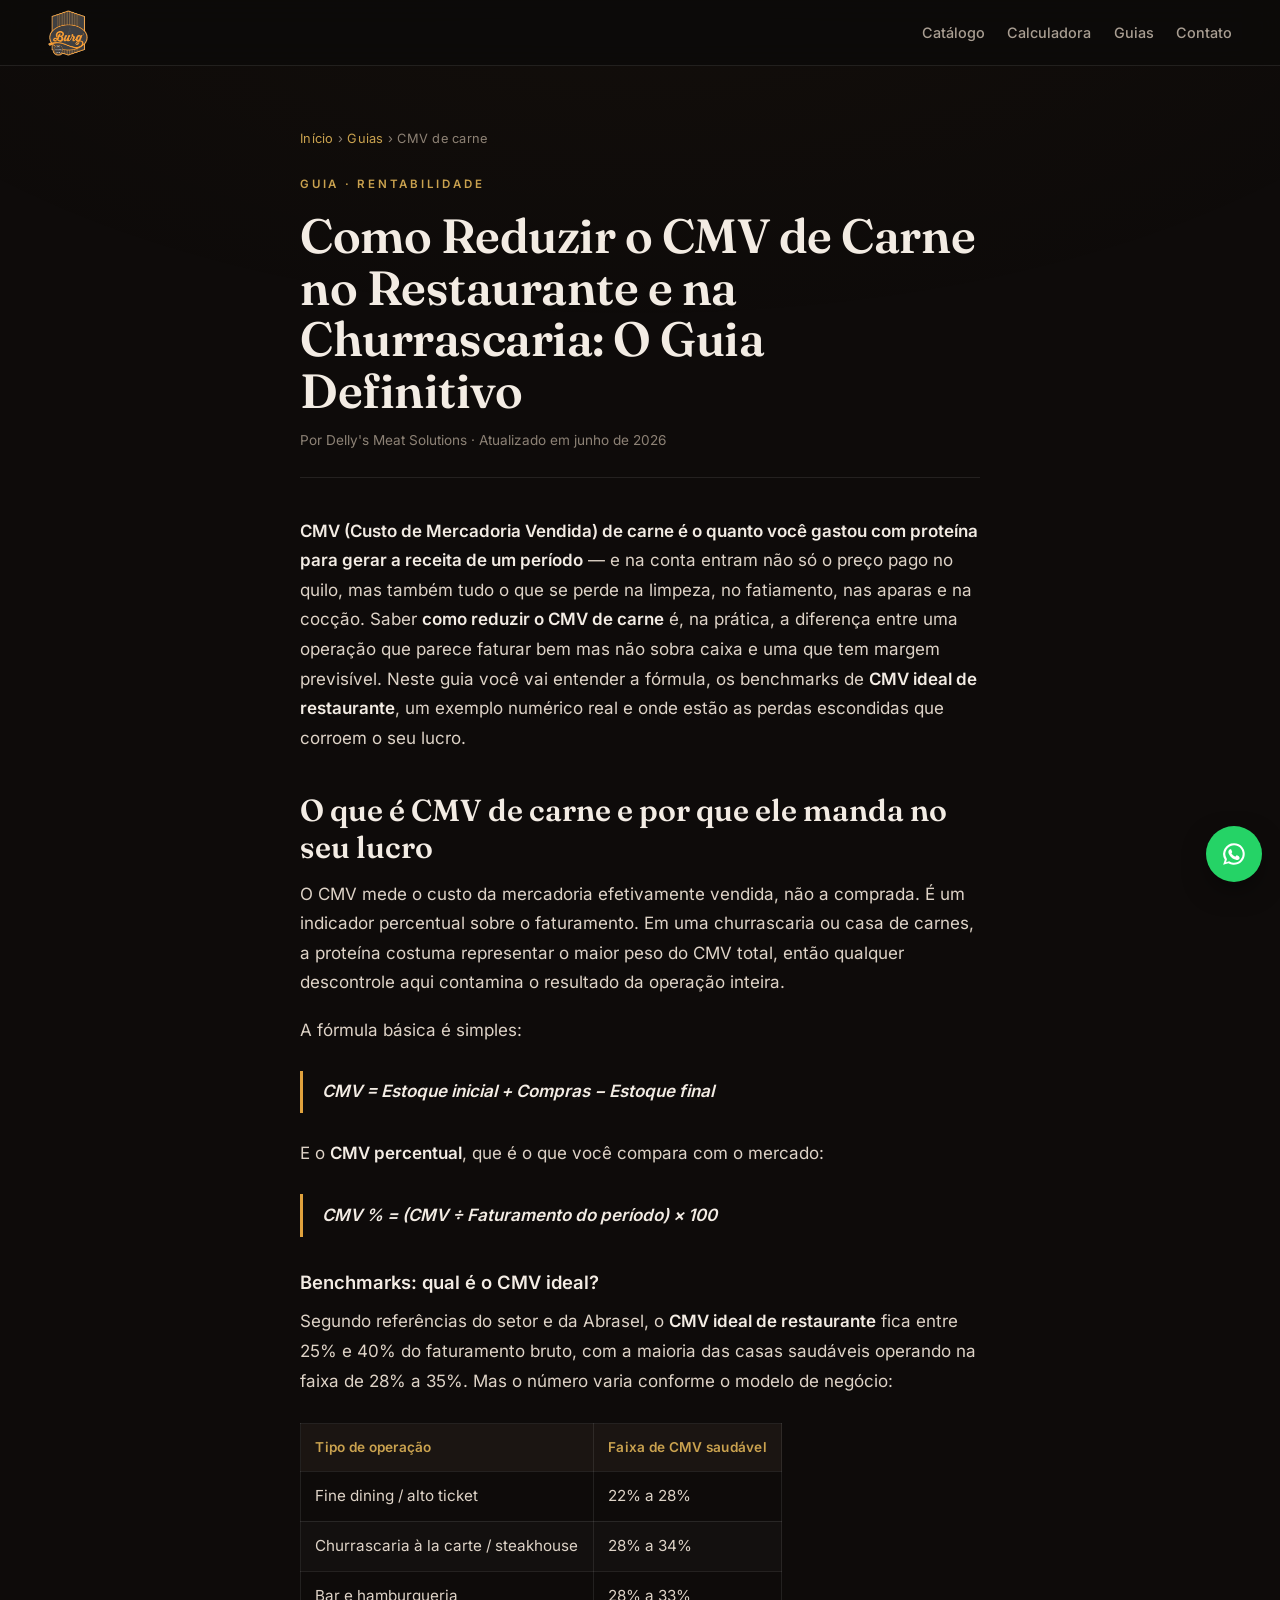
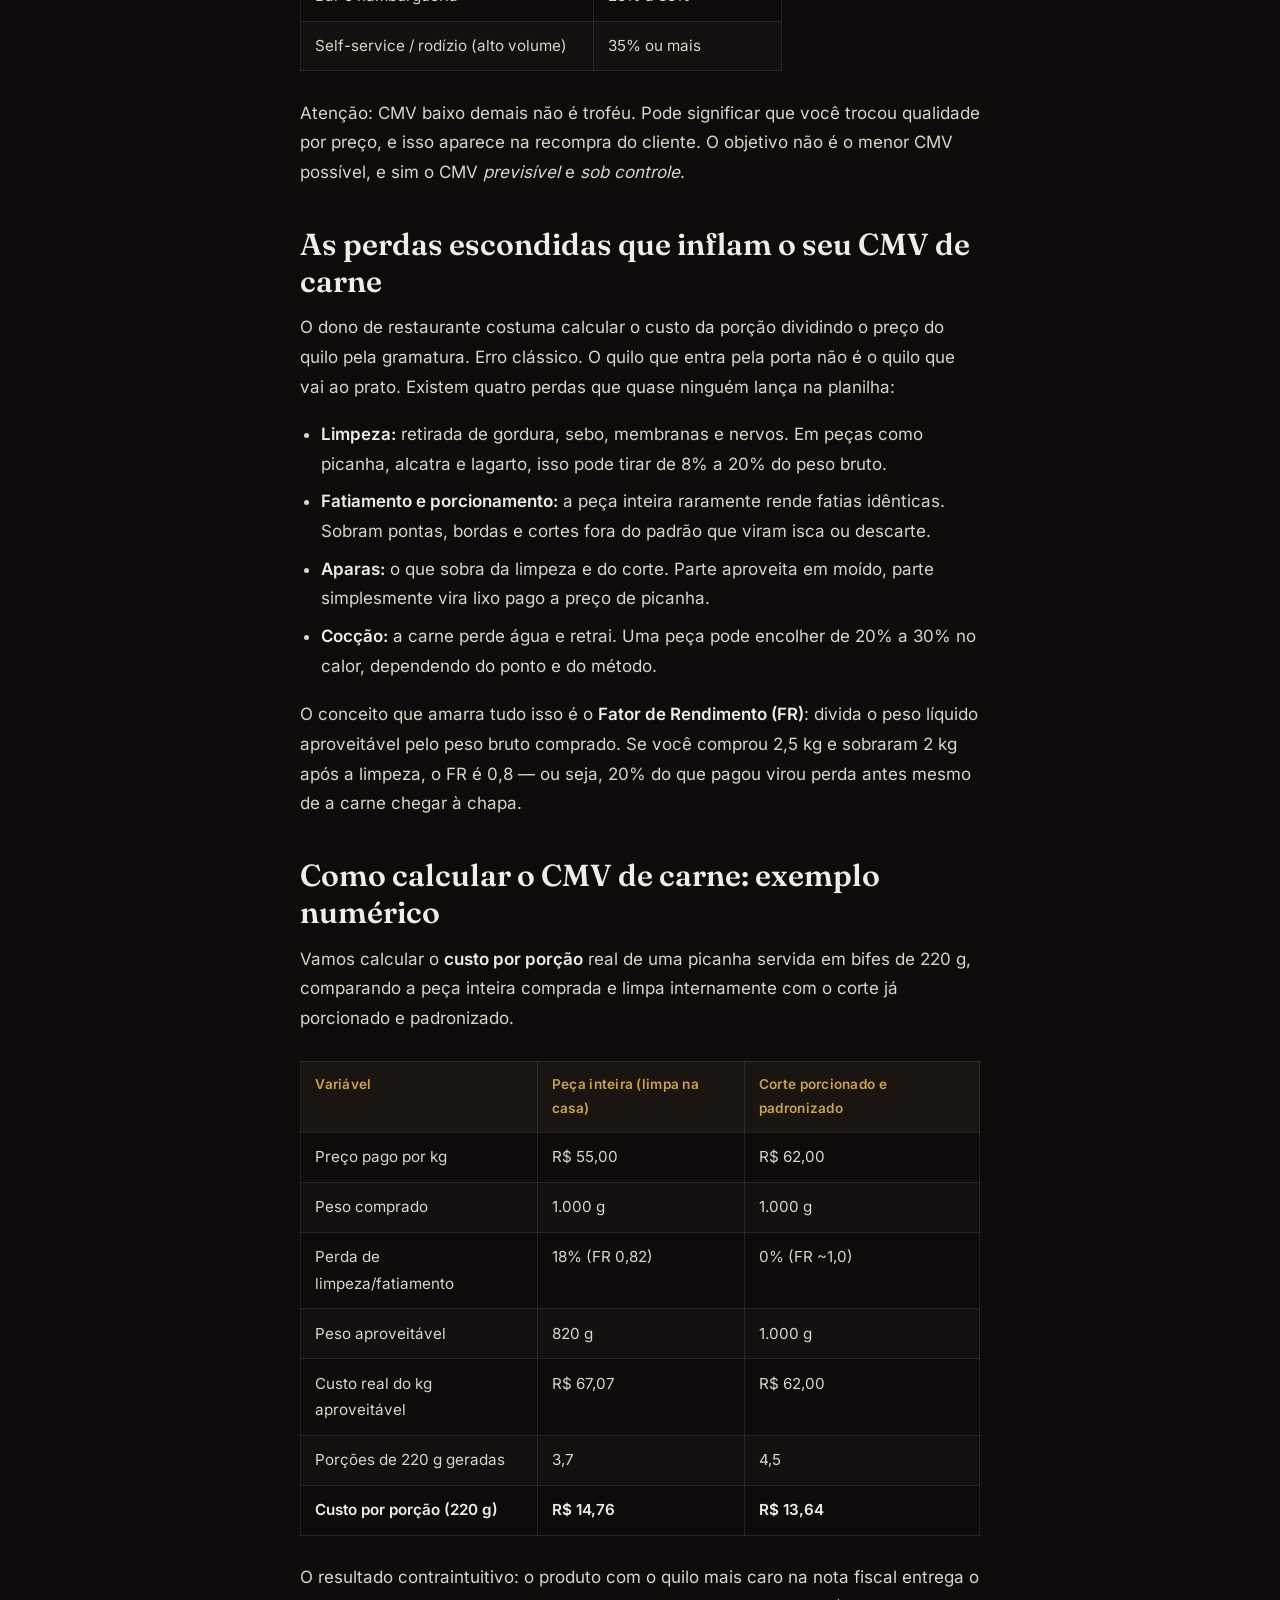
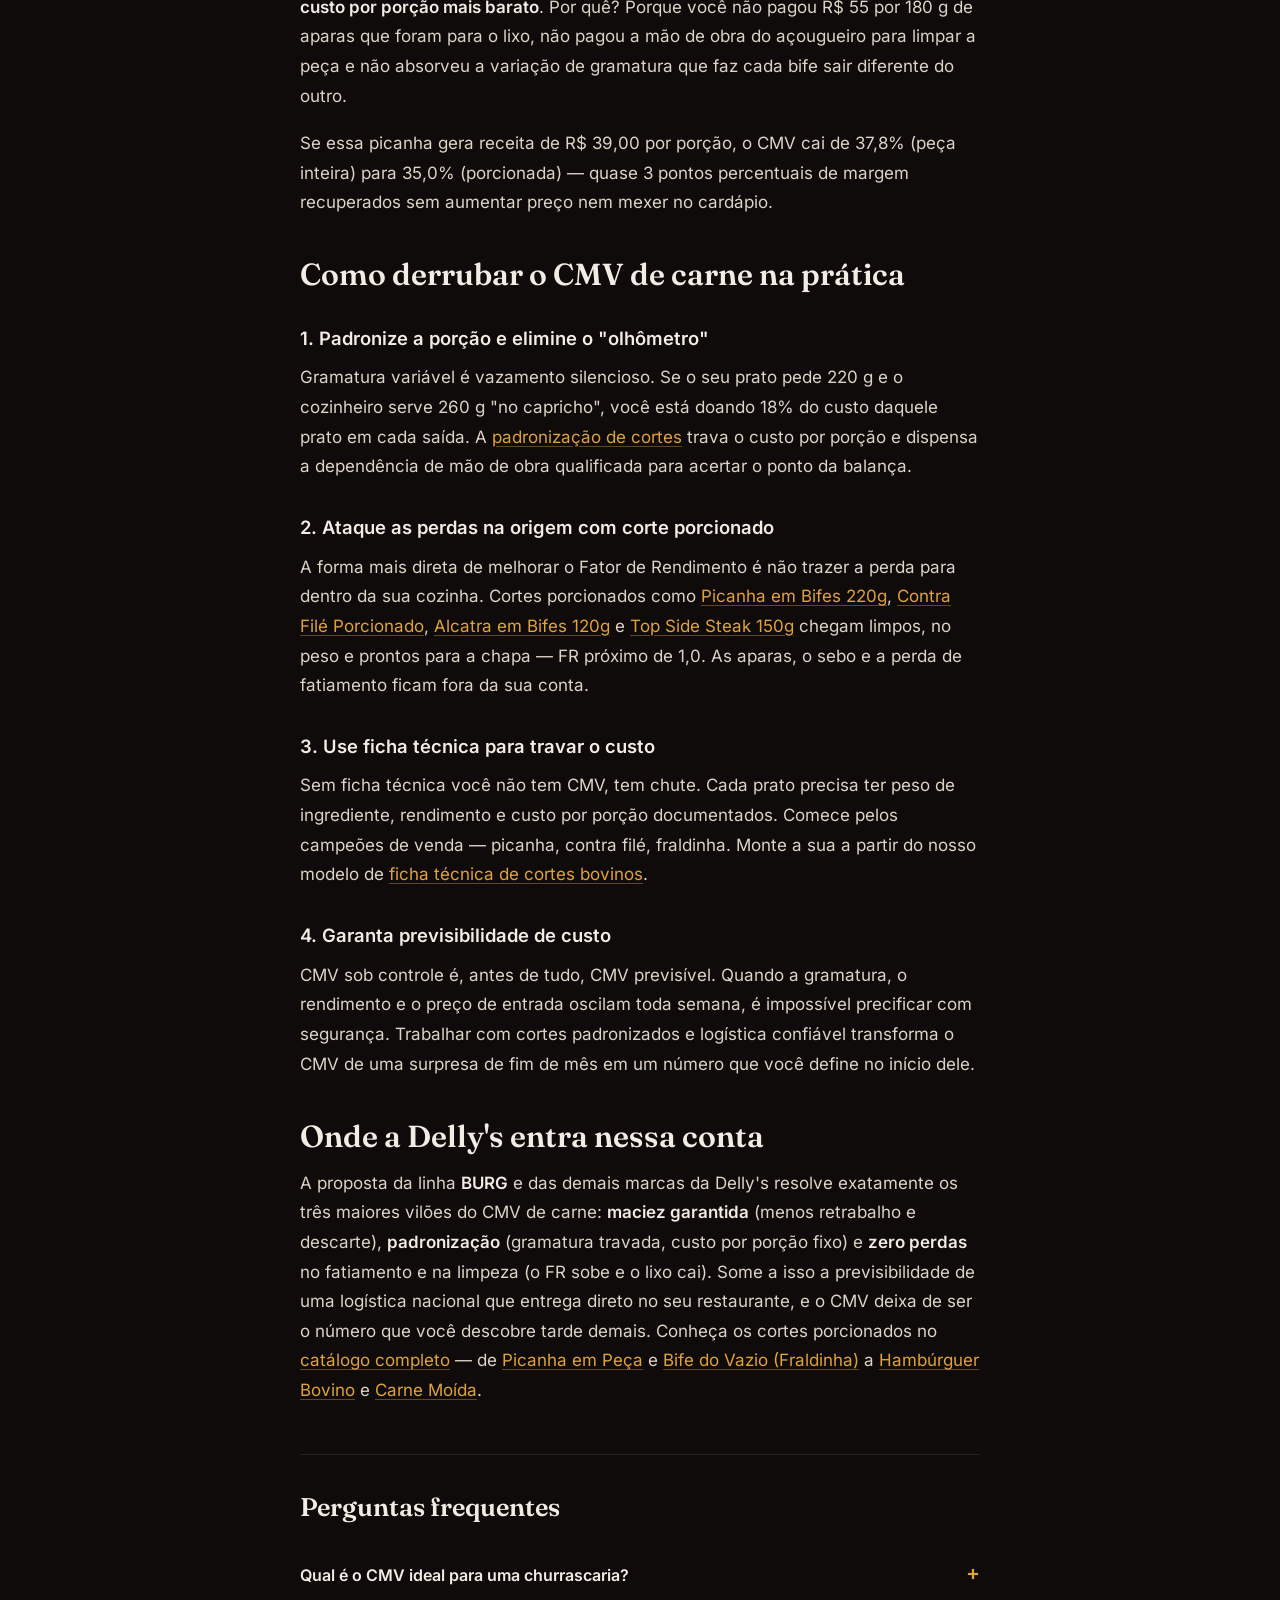
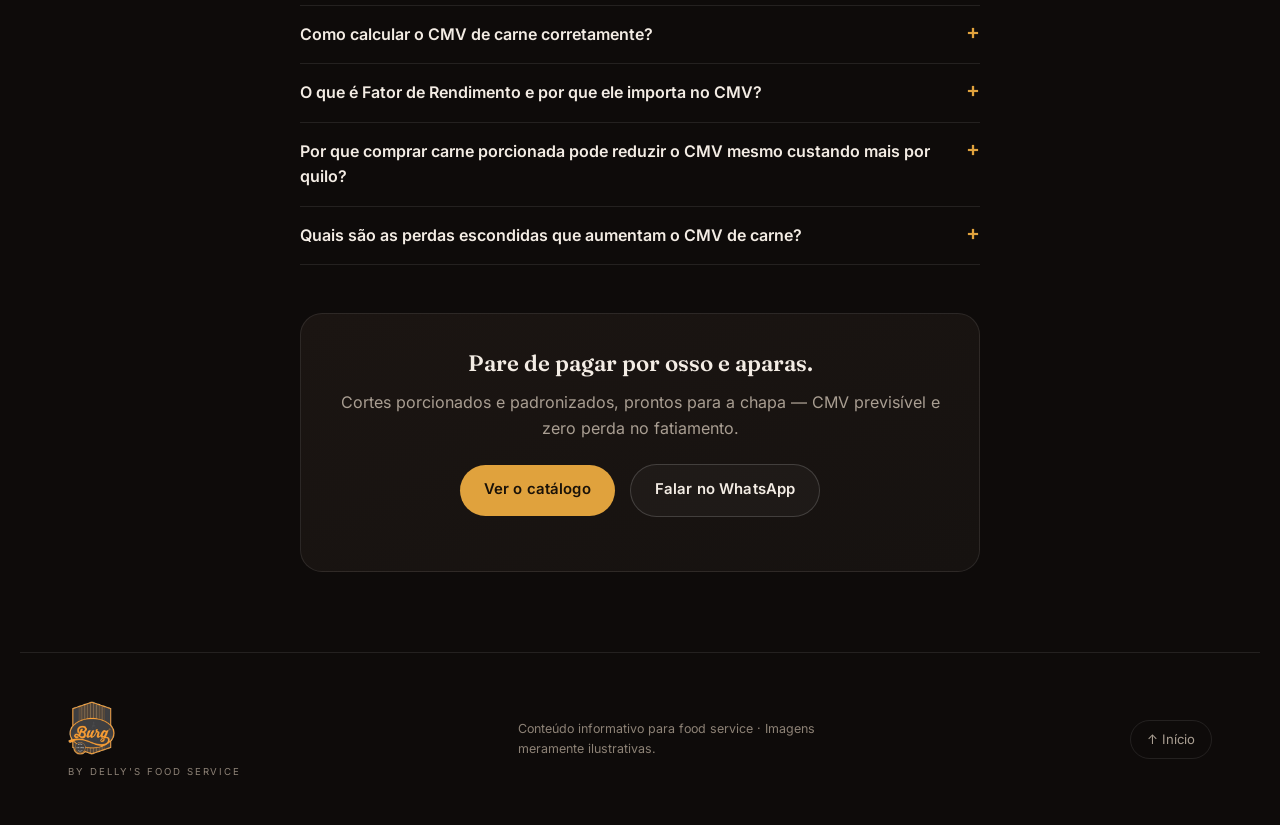
<file: conteudo/reduzir-cmv-carne-restaurante.html>
<!DOCTYPE html>
<html lang="pt-BR">
<head>
<meta charset="UTF-8" />
<meta name="viewport" content="width=device-width, initial-scale=1.0, viewport-fit=cover" />
<meta name="theme-color" content="#0e0b0a" />
<title>Como Reduzir o CMV de Carne: Guia para Restaurantes</title>
<meta name="description" content="Aprenda como reduzir o CMV de carne com a fórmula, benchmarks ideais, exemplo de cálculo e como porção padronizada e zero perdas derrubam seu custo por porção." />
<meta name="keywords" content="como reduzir o CMV de carne, CMV ideal restaurante, CMV churrascaria, calcular CMV de carne, custo por porção, fator de rendimento carne, CMV food service" />
<meta name="robots" content="index, follow, max-image-preview:large, max-snippet:-1" />
<link rel="canonical" href="https://lufr14-blip.github.io/burg-catalogo/conteudo/reduzir-cmv-carne-restaurante.html" />
<link rel="icon" href="../assets/favicon.svg" type="image/svg+xml" />
<link rel="apple-touch-icon" href="../assets/apple-touch-icon.png" />
<meta property="og:type" content="article" />
<meta property="og:title" content="Como reduzir o CMV de carne no restaurante e na churrascaria" />
<meta property="og:description" content="Fórmula, benchmarks, exemplo de cálculo e as perdas escondidas que inflam o custo por porção — e como derrubá-las." />
<meta property="og:url" content="https://lufr14-blip.github.io/burg-catalogo/conteudo/reduzir-cmv-carne-restaurante.html" />
<meta property="og:image" content="https://lufr14-blip.github.io/burg-catalogo/assets/img/large/881177-picanha-burg-220g-2.jpg" />
<meta property="og:site_name" content="Delly's Meat Solutions" />
<meta property="og:locale" content="pt_BR" />
<meta name="twitter:card" content="summary_large_image" />
<link rel="preload" href="../assets/fonts/Fraunces-600.woff2" as="font" type="font/woff2" crossorigin />
<link rel="preload" href="../assets/fonts/Inter-400.woff2" as="font" type="font/woff2" crossorigin />
<link rel="stylesheet" href="../assets/css/styles.css" />
<script type="application/ld+json">
{
  "@context": "https://schema.org",
  "@graph": [
    {
      "@type": "Article",
      "headline": "Como Reduzir o CMV de Carne no Restaurante e na Churrascaria",
      "description": "Fórmula do CMV, benchmarks ideais, exemplo de cálculo e como porção padronizada e zero perdas derrubam o custo por porção.",
      "image": "https://lufr14-blip.github.io/burg-catalogo/assets/img/large/881177-picanha-burg-220g-2.jpg",
      "datePublished": "2026-06-21",
      "dateModified": "2026-06-21",
      "inLanguage": "pt-BR",
      "author": { "@type": "Organization", "name": "Delly's Meat Solutions" },
      "publisher": { "@type": "Organization", "name": "Delly's Meat Solutions", "logo": { "@type": "ImageObject", "url": "https://lufr14-blip.github.io/burg-catalogo/assets/img/brand/dellys.png" } },
      "mainEntityOfPage": "https://lufr14-blip.github.io/burg-catalogo/conteudo/reduzir-cmv-carne-restaurante.html"
    },
    {
      "@type": "BreadcrumbList",
      "itemListElement": [
        { "@type": "ListItem", "position": 1, "name": "Início", "item": "https://lufr14-blip.github.io/burg-catalogo/" },
        { "@type": "ListItem", "position": 2, "name": "Guias", "item": "https://lufr14-blip.github.io/burg-catalogo/conteudo/" },
        { "@type": "ListItem", "position": 3, "name": "Como reduzir o CMV de carne", "item": "https://lufr14-blip.github.io/burg-catalogo/conteudo/reduzir-cmv-carne-restaurante.html" }
      ]
    },
    {
      "@type": "FAQPage",
      "mainEntity": [
        { "@type": "Question", "name": "Qual é o CMV ideal para uma churrascaria?", "acceptedAnswer": { "@type": "Answer", "text": "Para churrascarias e steakhouses à la carte, um CMV saudável fica entre 28% e 34% do faturamento. Operações de rodízio e self-service de alto volume podem trabalhar com 35% ou mais, porque o giro compensa. O importante é que o número seja previsível e consistente mês a mês, não apenas baixo." } },
        { "@type": "Question", "name": "Como calcular o CMV de carne corretamente?", "acceptedAnswer": { "@type": "Answer", "text": "Use a fórmula CMV = Estoque inicial + Compras − Estoque final e converta em percentual dividindo pelo faturamento do período. Para o custo por porção, aplique o Fator de Rendimento (peso líquido ÷ peso bruto) para descontar as perdas de limpeza, fatiamento, aparas e cocção." } },
        { "@type": "Question", "name": "O que é Fator de Rendimento e por que ele importa no CMV?", "acceptedAnswer": { "@type": "Answer", "text": "O Fator de Rendimento (FR) é o peso aproveitável dividido pelo peso comprado. Se você compra 1 kg e sobram 820 g após limpar, o FR é 0,82 — 18% viraram perda paga a preço cheio. Quanto menor o FR, maior o custo real por porção e o CMV. Cortes porcionados têm FR próximo de 1,0." } },
        { "@type": "Question", "name": "Por que comprar carne porcionada pode reduzir o CMV mesmo custando mais por quilo?", "acceptedAnswer": { "@type": "Answer", "text": "Porque você deixa de pagar por aparas, gordura e perda de fatiamento que iriam para o lixo, e elimina a mão de obra de limpeza. Um corte com quilo mais caro na nota pode ter custo por porção menor por ter FR próximo de 1,0 e gramatura padronizada." } },
        { "@type": "Question", "name": "Quais são as perdas escondidas que aumentam o CMV de carne?", "acceptedAnswer": { "@type": "Answer", "text": "São quatro: limpeza (gordura, sebo, nervos), fatiamento e porcionamento (pontas e cortes fora do padrão), aparas (sobras da limpeza) e cocção (retração e perda de água). Quase nunca são lançadas na planilha, mas inflam o custo real por porção." } }
      ]
    }
  ]
}
</script>
</head>
<body>
<header class="doc-header">
  <a href="../" aria-label="Burg — início"><img class="doc-logo" src="../assets/img/brand/burg.png" alt="Burg"></a>
  <nav>
    <a href="../#catalogo">Catálogo</a>
    <a href="../#calculadora">Calculadora</a>
    <a href="./">Guias</a>
    <a href="../#contato">Contato</a>
  </nav>
</header>
<main class="doc-wrap">
  <article class="article">
    <p class="crumbs"><a href="../">Início</a> › <a href="./">Guias</a> › CMV de carne</p>
    <p class="article__kicker">Guia · Rentabilidade</p>
    <h1>Como Reduzir o CMV de Carne no Restaurante e na Churrascaria: O Guia Definitivo</h1>
    <p class="article__meta">Por Delly's Meat Solutions · Atualizado em junho de 2026</p>
    <div class="article__body">
<p><strong>CMV (Custo de Mercadoria Vendida) de carne é o quanto você gastou com proteína para gerar a receita de um período</strong> — e na conta entram não só o preço pago no quilo, mas também tudo o que se perde na limpeza, no fatiamento, nas aparas e na cocção. Saber <strong>como reduzir o CMV de carne</strong> é, na prática, a diferença entre uma operação que parece faturar bem mas não sobra caixa e uma que tem margem previsível. Neste guia você vai entender a fórmula, os benchmarks de <strong>CMV ideal de restaurante</strong>, um exemplo numérico real e onde estão as perdas escondidas que corroem o seu lucro.</p>

<h2>O que é CMV de carne e por que ele manda no seu lucro</h2>
<p>O CMV mede o custo da mercadoria efetivamente vendida, não a comprada. É um indicador percentual sobre o faturamento. Em uma churrascaria ou casa de carnes, a proteína costuma representar o maior peso do CMV total, então qualquer descontrole aqui contamina o resultado da operação inteira.</p>
<p>A fórmula básica é simples:</p>
<blockquote><strong>CMV = Estoque inicial + Compras − Estoque final</strong></blockquote>
<p>E o <strong>CMV percentual</strong>, que é o que você compara com o mercado:</p>
<blockquote><strong>CMV % = (CMV ÷ Faturamento do período) × 100</strong></blockquote>

<h3>Benchmarks: qual é o CMV ideal?</h3>
<p>Segundo referências do setor e da Abrasel, o <strong>CMV ideal de restaurante</strong> fica entre 25% e 40% do faturamento bruto, com a maioria das casas saudáveis operando na faixa de 28% a 35%. Mas o número varia conforme o modelo de negócio:</p>
<table>
<thead>
<tr><th>Tipo de operação</th><th>Faixa de CMV saudável</th></tr>
</thead>
<tbody>
<tr><td>Fine dining / alto ticket</td><td>22% a 28%</td></tr>
<tr><td>Churrascaria à la carte / steakhouse</td><td>28% a 34%</td></tr>
<tr><td>Bar e hamburgueria</td><td>28% a 33%</td></tr>
<tr><td>Self-service / rodízio (alto volume)</td><td>35% ou mais</td></tr>
</tbody>
</table>
<p>Atenção: CMV baixo demais não é troféu. Pode significar que você trocou qualidade por preço, e isso aparece na recompra do cliente. O objetivo não é o menor CMV possível, e sim o CMV <em>previsível</em> e <em>sob controle</em>.</p>

<h2>As perdas escondidas que inflam o seu CMV de carne</h2>
<p>O dono de restaurante costuma calcular o custo da porção dividindo o preço do quilo pela gramatura. Erro clássico. O quilo que entra pela porta não é o quilo que vai ao prato. Existem quatro perdas que quase ninguém lança na planilha:</p>
<ul>
<li><strong>Limpeza:</strong> retirada de gordura, sebo, membranas e nervos. Em peças como picanha, alcatra e lagarto, isso pode tirar de 8% a 20% do peso bruto.</li>
<li><strong>Fatiamento e porcionamento:</strong> a peça inteira raramente rende fatias idênticas. Sobram pontas, bordas e cortes fora do padrão que viram isca ou descarte.</li>
<li><strong>Aparas:</strong> o que sobra da limpeza e do corte. Parte aproveita em moído, parte simplesmente vira lixo pago a preço de picanha.</li>
<li><strong>Cocção:</strong> a carne perde água e retrai. Uma peça pode encolher de 20% a 30% no calor, dependendo do ponto e do método.</li>
</ul>
<p>O conceito que amarra tudo isso é o <strong>Fator de Rendimento (FR)</strong>: divida o peso líquido aproveitável pelo peso bruto comprado. Se você comprou 2,5 kg e sobraram 2 kg após a limpeza, o FR é 0,8 — ou seja, 20% do que pagou virou perda antes mesmo de a carne chegar à chapa.</p>

<h2>Como calcular o CMV de carne: exemplo numérico</h2>
<p>Vamos calcular o <strong>custo por porção</strong> real de uma picanha servida em bifes de 220 g, comparando a peça inteira comprada e limpa internamente com o corte já porcionado e padronizado.</p>
<table>
<thead>
<tr><th>Variável</th><th>Peça inteira (limpa na casa)</th><th>Corte porcionado e padronizado</th></tr>
</thead>
<tbody>
<tr><td>Preço pago por kg</td><td>R$ 55,00</td><td>R$ 62,00</td></tr>
<tr><td>Peso comprado</td><td>1.000 g</td><td>1.000 g</td></tr>
<tr><td>Perda de limpeza/fatiamento</td><td>18% (FR 0,82)</td><td>0% (FR ~1,0)</td></tr>
<tr><td>Peso aproveitável</td><td>820 g</td><td>1.000 g</td></tr>
<tr><td>Custo real do kg aproveitável</td><td>R$ 67,07</td><td>R$ 62,00</td></tr>
<tr><td>Porções de 220 g geradas</td><td>3,7</td><td>4,5</td></tr>
<tr><td><strong>Custo por porção (220 g)</strong></td><td><strong>R$ 14,76</strong></td><td><strong>R$ 13,64</strong></td></tr>
</tbody>
</table>
<p>O resultado contraintuitivo: o produto com o quilo mais caro na nota fiscal entrega o <strong>custo por porção mais barato</strong>. Por quê? Porque você não pagou R$ 55 por 180 g de aparas que foram para o lixo, não pagou a mão de obra do açougueiro para limpar a peça e não absorveu a variação de gramatura que faz cada bife sair diferente do outro.</p>
<p>Se essa picanha gera receita de R$ 39,00 por porção, o CMV cai de 37,8% (peça inteira) para 35,0% (porcionada) — quase 3 pontos percentuais de margem recuperados sem aumentar preço nem mexer no cardápio.</p>

<h2>Como derrubar o CMV de carne na prática</h2>

<h3>1. Padronize a porção e elimine o "olhômetro"</h3>
<p>Gramatura variável é vazamento silencioso. Se o seu prato pede 220 g e o cozinheiro serve 260 g "no capricho", você está doando 18% do custo daquele prato em cada saída. A <a href="../conteudo/padronizacao-de-cortes.html">padronização de cortes</a> trava o custo por porção e dispensa a dependência de mão de obra qualificada para acertar o ponto da balança.</p>

<h3>2. Ataque as perdas na origem com corte porcionado</h3>
<p>A forma mais direta de melhorar o Fator de Rendimento é não trazer a perda para dentro da sua cozinha. Cortes porcionados como <a href="../#catalogo">Picanha em Bifes 220g</a>, <a href="../#catalogo">Contra Filé Porcionado</a>, <a href="../#catalogo">Alcatra em Bifes 120g</a> e <a href="../#catalogo">Top Side Steak 150g</a> chegam limpos, no peso e prontos para a chapa — FR próximo de 1,0. As aparas, o sebo e a perda de fatiamento ficam fora da sua conta.</p>

<h3>3. Use ficha técnica para travar o custo</h3>
<p>Sem ficha técnica você não tem CMV, tem chute. Cada prato precisa ter peso de ingrediente, rendimento e custo por porção documentados. Comece pelos campeões de venda — picanha, contra filé, fraldinha. Monte a sua a partir do nosso modelo de <a href="../conteudo/ficha-tecnica-cortes-bovinos.html">ficha técnica de cortes bovinos</a>.</p>

<h3>4. Garanta previsibilidade de custo</h3>
<p>CMV sob controle é, antes de tudo, CMV previsível. Quando a gramatura, o rendimento e o preço de entrada oscilam toda semana, é impossível precificar com segurança. Trabalhar com cortes padronizados e logística confiável transforma o CMV de uma surpresa de fim de mês em um número que você define no início dele.</p>

<h2>Onde a Delly's entra nessa conta</h2>
<p>A proposta da linha <strong>BURG</strong> e das demais marcas da Delly's resolve exatamente os três maiores vilões do CMV de carne: <strong>maciez garantida</strong> (menos retrabalho e descarte), <strong>padronização</strong> (gramatura travada, custo por porção fixo) e <strong>zero perdas</strong> no fatiamento e na limpeza (o FR sobe e o lixo cai). Some a isso a previsibilidade de uma logística nacional que entrega direto no seu restaurante, e o CMV deixa de ser o número que você descobre tarde demais. Conheça os cortes porcionados no <a href="../#catalogo">catálogo completo</a> — de <a href="../#catalogo">Picanha em Peça</a> e <a href="../#catalogo">Bife do Vazio (Fraldinha)</a> a <a href="../#catalogo">Hambúrguer Bovino</a> e <a href="../#catalogo">Carne Moída</a>.</p>
    </div>

    <section class="faq">
      <h2>Perguntas frequentes</h2>
      <details><summary>Qual é o CMV ideal para uma churrascaria?</summary><p>Para churrascarias e steakhouses à la carte, um CMV saudável fica entre 28% e 34% do faturamento. Operações de rodízio e self-service de alto volume podem trabalhar com 35% ou mais, porque o giro compensa. O importante é que o número seja previsível e consistente mês a mês, não apenas baixo.</p></details>
      <details><summary>Como calcular o CMV de carne corretamente?</summary><p>Use a fórmula CMV = Estoque inicial + Compras − Estoque final e converta em percentual dividindo pelo faturamento do período. Para o custo por porção, nunca divida só o preço do quilo pela gramatura: aplique o Fator de Rendimento (peso líquido ÷ peso bruto) para descontar as perdas de limpeza, fatiamento, aparas e cocção.</p></details>
      <details><summary>O que é Fator de Rendimento e por que ele importa no CMV?</summary><p>O Fator de Rendimento (FR) é o peso aproveitável dividido pelo peso comprado. Se você compra 1 kg e sobram 820 g após limpar, o FR é 0,82 — 18% viraram perda paga a preço cheio. Quanto menor o FR, maior o custo real por porção e, consequentemente, o CMV. Cortes porcionados têm FR próximo de 1,0.</p></details>
      <details><summary>Por que comprar carne porcionada pode reduzir o CMV mesmo custando mais por quilo?</summary><p>Porque você deixa de pagar por aparas, gordura e perda de fatiamento que iriam para o lixo, e elimina a mão de obra de limpeza. Como mostra o exemplo do guia, um corte com quilo mais caro na nota pode ter custo por porção menor por ter FR próximo de 1,0 e gramatura padronizada.</p></details>
      <details><summary>Quais são as perdas escondidas que aumentam o CMV de carne?</summary><p>São quatro: limpeza (gordura, sebo, nervos, de 8% a 20% em algumas peças), fatiamento e porcionamento (pontas e cortes fora do padrão), aparas (sobras da limpeza) e cocção (retração e perda de água, de 20% a 30%). Quase nunca são lançadas na planilha, mas inflam o custo real por porção.</p></details>
    </section>

    <div class="article-cta">
      <h3>Pare de pagar por osso e aparas.</h3>
      <p>Cortes porcionados e padronizados, prontos para a chapa — CMV previsível e zero perda no fatiamento.</p>
      <p><a class="btn btn--solid" href="../#catalogo">Ver o catálogo</a> &nbsp; <a class="btn btn--line" href="https://wa.me/5511952340007?text=Ol%C3%A1!%20Quero%20reduzir%20o%20CMV%20com%20os%20cortes%20porcionados%20Burg." target="_blank" rel="noopener">Falar no WhatsApp</a></p>
    </div>
  </article>
</main>
<footer class="foot">
  <div class="foot__brand"><img class="foot__logo" src="../assets/img/brand/burg.png" alt="Burg" /><span class="brand__by">by Delly's Food Service</span></div>
  <p class="foot__note">Conteúdo informativo para food service · Imagens meramente ilustrativas.</p>
  <a class="foot__top" href="../">↑ Início</a>
</footer>
<a class="wa-float" href="https://wa.me/5511952340007?text=Ol%C3%A1!%20Vim%20pelos%20guias%20Burg%20e%20quero%20falar%20com%20um%20especialista." target="_blank" rel="noopener" aria-label="Falar no WhatsApp">
  <svg width="26" height="26" viewBox="0 0 24 24" aria-hidden="true"><path fill="currentColor" d="M12 2a10 10 0 0 0-8.5 15.3L2 22l4.8-1.4A10 10 0 1 0 12 2zm0 18a8 8 0 0 1-4.1-1.1l-.3-.2-2.9.8.8-2.8-.2-.3A8 8 0 1 1 12 20zm4.4-6c-.2-.1-1.4-.7-1.6-.8-.2-.1-.4-.1-.6.1-.2.2-.6.8-.8 1-.1.1-.3.2-.5.1a6.5 6.5 0 0 1-3.2-2.8c-.2-.4.2-.4.6-1.2.1-.1 0-.3 0-.4l-.8-1.9c-.2-.5-.4-.4-.6-.4h-.5a1 1 0 0 0-.7.3c-.2.3-.9.9-.9 2.2s.9 2.5 1 2.7c.1.2 1.8 2.9 4.5 4 .6.3 1.1.4 1.5.5.6.2 1.2.2 1.6.1.5-.1 1.4-.6 1.6-1.1.2-.6.2-1 .1-1.1z"/></svg>
</a>
</body>
</html>
</file>
<file: assets/css/styles.css>
/* ============================================================
   Burg · Catálogo comercial — estilos
   Dark · editorial · cinematográfico
   ============================================================ */

/* ---- Fonts (locais, funcionam offline) ---- */
@font-face{font-family:'Fraunces';src:url('../fonts/Fraunces-400.woff2') format('woff2');font-weight:400;font-style:normal;font-display:swap}
@font-face{font-family:'Fraunces';src:url('../fonts/Fraunces-600.woff2') format('woff2');font-weight:600;font-style:normal;font-display:swap}
@font-face{font-family:'Fraunces';src:url('../fonts/Fraunces-900.woff2') format('woff2');font-weight:900;font-style:normal;font-display:swap}
@font-face{font-family:'Inter';src:url('../fonts/Inter-400.woff2') format('woff2');font-weight:400;font-display:swap}
@font-face{font-family:'Inter';src:url('../fonts/Inter-500.woff2') format('woff2');font-weight:500;font-display:swap}
@font-face{font-family:'Inter';src:url('../fonts/Inter-600.woff2') format('woff2');font-weight:600;font-display:swap}
@font-face{font-family:'Inter';src:url('../fonts/Inter-700.woff2') format('woff2');font-weight:700;font-display:swap}

:root{
  --bg:#0e0b0a; --bg-2:#161210; --surface:#1b1512; --surface-2:#241c18;
  --line:rgba(255,255,255,.09); --line-2:rgba(255,255,255,.16);
  --text:#f3ece4; --muted:#a99e92; --muted-2:#8d8276;
  --gold:#e0a23d; --gold-2:#caa24f; --ember:#9b3326; --ember-2:#c14a32;
  --serif:'Fraunces',Georgia,'Times New Roman',serif;
  --sans:'Inter',system-ui,-apple-system,Segoe UI,Roboto,sans-serif;
  --r:14px; --r-lg:22px; --maxw:1240px;
  --ease:cubic-bezier(.22,.61,.36,1);
}

*{box-sizing:border-box;margin:0;padding:0}
html{scroll-behavior:smooth;-webkit-text-size-adjust:100%}
body{
  background:var(--bg);color:var(--text);font-family:var(--sans);
  font-size:16px;line-height:1.6;font-weight:400;
  -webkit-font-smoothing:antialiased;overflow-x:hidden;overflow-x:clip;
}
body.locked{overflow:hidden}
[hidden]{display:none!important}
img{display:block;max-width:100%}
a{color:inherit;text-decoration:none}
button{font-family:inherit;cursor:pointer;border:none;background:none;color:inherit}
::selection{background:var(--gold);color:#1a1208}
section{scroll-margin-top:78px}
/* foco visível para teclado (acessibilidade) */
a:focus-visible,button:focus-visible,input:focus-visible,[tabindex]:focus-visible{outline:2px solid var(--gold);outline-offset:3px;border-radius:6px}
.search:focus-within{box-shadow:0 0 0 2px var(--gold)}
[inert]{cursor:default}

/* texture overlay */
body::before{
  content:"";position:fixed;inset:0;pointer-events:none;z-index:1;opacity:.5;
  background:radial-gradient(120% 80% at 50% -10%,rgba(224,162,61,.06),transparent 60%);
}

/* ---- Reusable ---- */
.kicker{font-size:.72rem;letter-spacing:.28em;text-transform:uppercase;color:var(--gold-2);font-weight:600;margin-bottom:1rem}
.section-head{max-width:var(--maxw);margin:0 auto;padding:0 clamp(20px,5vw,48px);text-align:center}
.section-title{font-family:var(--serif);font-weight:600;line-height:1.04;letter-spacing:-.01em;
  font-size:clamp(2rem,5vw,3.4rem)}
.section-title em{font-style:italic;color:var(--gold);font-weight:400}
.section-sub{color:var(--muted);max-width:54ch;margin:1.1rem auto 0;font-size:clamp(1rem,1.6vw,1.12rem)}

.btn{display:inline-flex;align-items:center;gap:.55rem;font-weight:600;font-size:.93rem;
  padding:.85rem 1.5rem;border-radius:100px;transition:.35s var(--ease);white-space:nowrap;letter-spacing:.01em}
.btn svg{flex:none}
.btn--solid{background:var(--gold);color:#1a1208}
.btn--solid:hover{background:#f0b652;transform:translateY(-2px);box-shadow:0 10px 30px -8px rgba(224,162,61,.5)}
.btn--line{border:1px solid var(--line-2);color:var(--text);background:rgba(255,255,255,.03)}
.btn--line:hover{border-color:var(--gold);color:var(--gold);background:rgba(224,162,61,.08)}
.btn--ghost{color:var(--text);padding:.6rem 1rem;font-size:.86rem}
.btn--ghost:hover{color:var(--gold)}
.btn--lg{padding:1.05rem 2rem;font-size:1.02rem}

/* reveal on scroll */
.reveal{opacity:0;transform:translateY(28px);transition:opacity .8s var(--ease),transform .8s var(--ease)}
.reveal.in{opacity:1;transform:none}
@media (prefers-reduced-motion:reduce){.reveal{opacity:1;transform:none;transition:none}}

/* ============ HEADER ============ */
.hdr{position:fixed;top:0;left:0;right:0;z-index:50;display:flex;align-items:center;justify-content:space-between;
  gap:1rem;padding:.55rem clamp(20px,5vw,48px);transition:.4s var(--ease);
  background:linear-gradient(to bottom,rgba(14,11,10,.6),transparent)}
.hdr.is-scrolled{background:rgba(13,10,9,.86);backdrop-filter:blur(14px);
  border-bottom:1px solid var(--line);padding-top:.5rem;padding-bottom:.5rem}
.brand{display:flex;flex-direction:column;line-height:1}
.brand__logo{height:clamp(60px,12vh,120px);width:auto;display:block;transition:height .35s var(--ease)}
.hdr.is-scrolled .brand__logo{height:66px}
.brand__mark{font-family:var(--serif);font-weight:900;font-size:1.5rem;letter-spacing:.01em}
.brand__mark::first-letter{color:var(--gold)}
.brand__by{font-size:.6rem;letter-spacing:.2em;text-transform:uppercase;color:var(--muted-2);margin-top:.25rem}
.nav{display:flex;gap:2rem}
.nav a{font-size:.9rem;font-weight:500;color:var(--muted);transition:.25s;position:relative}
.nav a:hover{color:var(--text)}
.hdr__actions{display:flex;align-items:center;gap:.6rem}
.hdr__burger{display:none;flex-direction:column;gap:5px;padding:8px}
.hdr__burger span{width:24px;height:2px;background:var(--text);transition:.3s var(--ease);transform-origin:center}
.hdr__burger.open span:nth-child(1){transform:translateY(7px) rotate(45deg)}
.hdr__burger.open span:nth-child(2){opacity:0}
.hdr__burger.open span:nth-child(3){transform:translateY(-7px) rotate(-45deg)}

/* ============ HERO ============ */
.hero{position:relative;min-height:100svh;display:flex;align-items:flex-end;overflow:hidden}
.hero__bg{position:absolute;inset:0;background-size:cover;background-position:center;
  transform:scale(1.08);animation:heroZoom 16s var(--ease) forwards;z-index:0}
@keyframes heroZoom{to{transform:scale(1)}}
.hero__scrim{position:absolute;inset:0;z-index:1;
  background:linear-gradient(to top,rgba(8,6,5,.96) 4%,rgba(10,7,6,.55) 38%,rgba(10,7,6,.25) 70%,rgba(10,7,6,.6) 100%)}
.hero__inner{position:relative;z-index:2;max-width:var(--maxw);width:100%;margin:0 auto;
  padding:0 clamp(20px,5vw,48px) clamp(60px,9vh,110px)}
.hero__eyebrow{font-size:.74rem;letter-spacing:.3em;text-transform:uppercase;color:var(--gold);font-weight:600;margin-bottom:1.3rem}
.hero__title{font-family:var(--serif);font-weight:900;font-size:clamp(2.9rem,9vw,6.6rem);line-height:.96;
  letter-spacing:-.02em;text-shadow:0 4px 40px rgba(0,0,0,.5)}
.hero__title em{font-style:italic;font-weight:400;color:var(--gold)}
.hero__lead{margin-top:1.5rem;max-width:46ch;color:#e7ddd2;font-size:clamp(1rem,1.9vw,1.22rem);line-height:1.55}
.hero__cta{margin-top:2.2rem;display:flex;flex-wrap:wrap;gap:.9rem}
.hero__scroll{position:absolute;left:50%;bottom:26px;z-index:2;transform:translateX(-50%);
  width:26px;height:42px;border:1.5px solid rgba(255,255,255,.4);border-radius:14px}
.hero__scroll span{position:absolute;left:50%;top:9px;width:3px;height:8px;border-radius:2px;background:var(--gold);
  transform:translateX(-50%);animation:scrollDot 1.8s infinite}
@keyframes scrollDot{0%{opacity:0;transform:translate(-50%,0)}40%{opacity:1}80%{opacity:0;transform:translate(-50%,14px)}}

/* ============ STATS ============ */
.stats{position:relative;z-index:2;background:linear-gradient(180deg,var(--bg-2),var(--bg));
  border-top:1px solid var(--line);padding:clamp(60px,9vw,100px) clamp(20px,5vw,48px)}
.stats__head{text-align:center;margin-bottom:3rem}
.stats__head h2{font-family:var(--serif);font-weight:600;font-size:clamp(1.7rem,4vw,2.6rem)}
.stats__grid{max-width:var(--maxw);margin:0 auto;list-style:none;display:grid;gap:1px;
  grid-template-columns:repeat(2,1fr);background:var(--line);border:1px solid var(--line);border-radius:var(--r-lg);overflow:hidden}
.stats__grid li{background:var(--bg);padding:clamp(1.4rem,3vw,2.2rem) 1rem;text-align:center;display:flex;flex-direction:column;gap:.4rem;transition:background .4s}
.stats__grid li:hover{background:var(--surface)}
.stat__num{font-family:var(--serif);font-weight:600;font-size:clamp(1.9rem,5vw,3.1rem);color:var(--gold);line-height:1}
.stat__lbl{font-size:.84rem;color:var(--muted);letter-spacing:.02em}
.stats__award{text-align:center;margin-top:2.2rem;color:var(--muted);font-size:.95rem;display:flex;align-items:center;justify-content:center;gap:.5rem}
.stats__award svg{color:var(--gold)}
.stats__award strong{color:var(--text)}

/* ============ DIFERENCIAIS ============ */
.diff{padding:clamp(70px,10vw,120px) 0}
.diff__grid{max-width:var(--maxw);margin:3.4rem auto 0;padding:0 clamp(20px,5vw,48px);
  display:grid;gap:1.1rem;grid-template-columns:repeat(auto-fit,minmax(250px,1fr))}
.dcard{background:linear-gradient(160deg,var(--surface),var(--bg-2));border:1px solid var(--line);
  border-radius:var(--r-lg);padding:2rem 1.7rem;transition:.45s var(--ease);position:relative;overflow:hidden}
.dcard::after{content:"";position:absolute;inset:0;border-radius:inherit;padding:1px;pointer-events:none;
  background:linear-gradient(160deg,rgba(224,162,61,.4),transparent 40%);
  -webkit-mask:linear-gradient(#000 0 0) content-box,linear-gradient(#000 0 0);-webkit-mask-composite:xor;mask-composite:exclude;opacity:0;transition:.45s}
.dcard:hover{transform:translateY(-6px);border-color:transparent}
.dcard:hover::after{opacity:1}
.dcard__ic{width:52px;height:52px;border-radius:14px;display:grid;place-items:center;margin-bottom:1.3rem;
  background:radial-gradient(circle at 30% 30%,rgba(224,162,61,.28),rgba(224,162,61,.08));color:var(--gold)}
.dcard__ic svg{width:26px;height:26px}
.dcard h3{font-family:var(--serif);font-weight:600;font-size:1.28rem;margin-bottom:.6rem;line-height:1.2}
.dcard p{color:var(--muted);font-size:.96rem}
.dcard p strong{color:var(--text);font-weight:600}
.dcard__n{position:absolute;top:1.3rem;right:1.5rem;font-family:var(--serif);font-size:1.1rem;color:var(--muted-2);font-weight:600}

/* ============ CATÁLOGO ============ */
.cat{padding:clamp(40px,6vw,70px) 0 clamp(70px,10vw,120px)}
.cat__toolbar{position:sticky;top:90px;z-index:30;max-width:var(--maxw);margin:2.6rem auto 0;
  padding:0 clamp(20px,5vw,48px)}
.cat__toolbar-inner{display:flex;flex-wrap:wrap;gap:.9rem;align-items:center;justify-content:space-between;
  background:rgba(13,10,9,.8);backdrop-filter:blur(14px);border:1px solid var(--line);border-radius:100px;padding:.5rem .6rem .5rem 1.2rem}
.search{display:flex;align-items:center;gap:.6rem;color:var(--muted);flex:1;min-width:200px}
.search input{flex:1;background:none;border:none;color:var(--text);font-size:.95rem;outline:none;padding:.5rem 0}
.search input::placeholder{color:var(--muted-2)}
.filters{display:flex;gap:.4rem;flex-wrap:wrap}
.filters button{font-size:.84rem;font-weight:600;color:var(--muted);padding:.5rem 1rem;border-radius:100px;transition:.25s;border:1px solid transparent;white-space:nowrap}
.filters button:hover{color:var(--text)}
.filters button.active{background:var(--gold);color:#1a1208}
.cat__count{max-width:var(--maxw);margin:1.4rem auto .2rem;padding:0 clamp(20px,5vw,48px);font-size:.84rem;color:var(--muted-2)}
.cat__empty{text-align:center;color:var(--muted);padding:4rem 1rem;font-size:1.05rem}

.grid{max-width:var(--maxw);margin:1rem auto 0;padding:0 clamp(20px,5vw,48px);
  display:grid;gap:clamp(1rem,2vw,1.5rem);grid-template-columns:repeat(auto-fill,minmax(255px,1fr))}
.card{position:relative;border-radius:var(--r-lg);overflow:hidden;background:var(--surface);
  border:1px solid var(--line);cursor:pointer;transition:.45s var(--ease)}
.card:hover{transform:translateY(-6px);border-color:var(--line-2);box-shadow:0 24px 50px -22px rgba(0,0,0,.8)}
.card__media{position:relative;aspect-ratio:4/5;overflow:hidden;background:var(--bg-2)}
.card__media img{width:100%;height:100%;object-fit:cover;transition:transform .7s var(--ease);opacity:0}
.card__media img.loaded{opacity:1}
.card:hover .card__media img{transform:scale(1.07)}
.card__scrim{position:absolute;inset:0;background:linear-gradient(to top,rgba(8,6,5,.92) 6%,rgba(8,6,5,.35) 42%,transparent 72%)}
.card__brand{position:absolute;top:.85rem;left:.9rem;z-index:2;font-family:var(--serif);font-weight:700;font-size:.78rem;
  letter-spacing:.04em;color:rgba(255,255,255,.92);background:rgba(0,0,0,.35);backdrop-filter:blur(4px);padding:.2rem .6rem;border-radius:100px}
.card__brand[data-b="Tuchê"]{color:var(--gold)}
.badge{position:absolute;top:.85rem;right:.9rem;z-index:2;font-size:.66rem;font-weight:700;letter-spacing:.08em;
  text-transform:uppercase;padding:.32rem .6rem;border-radius:100px;backdrop-filter:blur(4px)}
.badge--Marinado{background:rgba(224,162,61,.92);color:#1a1208}
.badge--Temperado{background:rgba(193,74,50,.92);color:#fff}
.badge--natura{background:rgba(255,255,255,.14);color:#fff}
.card__body{position:absolute;bottom:0;left:0;right:0;z-index:2;padding:1.1rem 1.15rem 1.2rem}
.card__cut{font-size:.7rem;letter-spacing:.18em;text-transform:uppercase;color:var(--gold-2);font-weight:600;margin-bottom:.3rem}
.card__name{font-family:var(--serif);font-weight:600;font-size:1.2rem;line-height:1.15}
.card__meta{margin-top:.45rem;font-size:.83rem;color:var(--muted);display:flex;align-items:center;gap:.5rem}
.card__plus{position:absolute;bottom:1.15rem;right:1.1rem;width:34px;height:34px;border-radius:50%;
  border:1px solid var(--line-2);display:grid;place-items:center;color:var(--text);font-size:1.1rem;
  background:rgba(0,0,0,.3);transition:.35s;opacity:0;transform:scale(.7)}
.card:hover .card__plus{opacity:1;transform:scale(1);background:var(--gold);color:#1a1208;border-color:var(--gold)}

/* ============ EMPRESA ============ */
.company{display:grid;grid-template-columns:1fr 1fr;gap:0;align-items:stretch;
  border-top:1px solid var(--line);border-bottom:1px solid var(--line)}
.company__media{min-height:420px;background-size:cover;background-position:center;position:relative}
.company__media::after{content:"";position:absolute;inset:0;background:linear-gradient(90deg,transparent,rgba(14,11,10,.5))}
.company__body{padding:clamp(48px,7vw,90px) clamp(24px,5vw,72px)}
.company__body>p{color:var(--muted);margin-top:1.1rem;max-width:48ch}
.company__body>p strong{color:var(--text);font-weight:600}
.company__logo{width:min(260px,68%);height:auto;display:block;margin:.2rem 0 1.1rem}
.company__body p.company__tag{margin-top:0;color:var(--text);font-size:1.05rem}
.company__body p.company__lead{margin-top:2.1rem;font-size:.72rem;letter-spacing:.24em;text-transform:uppercase;color:var(--gold-2);font-weight:600}
.company__brands{list-style:none;display:grid;grid-template-columns:repeat(3,1fr);gap:.7rem;margin:.9rem 0 0}
.brandcard{border:1px solid rgba(0,0,0,.08);border-radius:var(--r);padding:1.3rem .7rem 1.1rem;background:#f7f3ec;
  display:flex;flex-direction:column;align-items:center;justify-content:center;gap:.85rem;text-align:center;min-height:152px;
  box-shadow:0 12px 32px -20px rgba(0,0,0,.85)}
.brandcard img{height:78px;width:auto;max-width:94%;object-fit:contain}
.brandcard small{color:#7a6a58;font-size:.72rem;letter-spacing:.05em;line-height:1.3;font-weight:600;text-transform:uppercase}

/* ============ CTA ============ */
.cta{position:relative;text-align:center;padding:clamp(80px,12vw,150px) clamp(20px,5vw,48px);
  background-size:cover;background-position:center;overflow:hidden}
.cta::before{content:"";position:absolute;inset:0;background:linear-gradient(rgba(10,7,6,.82),rgba(10,7,6,.92))}
.cta>*{position:relative;z-index:1}
.cta__title{font-family:var(--serif);font-weight:600;font-size:clamp(2rem,5.5vw,3.6rem);line-height:1.05;letter-spacing:-.01em}
.cta__sub{color:#e7ddd2;max-width:50ch;margin:1.2rem auto 2rem;font-size:1.08rem}
.cta__contacts{margin-top:2.6rem;display:flex;flex-wrap:wrap;gap:.6rem 2.2rem;justify-content:center;color:var(--muted);font-size:.92rem}
.cta__contacts b{color:var(--text);font-weight:600}
.cta__contacts span{color:var(--gold-2);font-size:.78rem;display:block;letter-spacing:.04em}

/* ============ FOOTER ============ */
.foot{max-width:var(--maxw);margin:0 auto;padding:3rem clamp(20px,5vw,48px);display:flex;
  flex-wrap:wrap;align-items:center;justify-content:space-between;gap:1.2rem;border-top:1px solid var(--line)}
.foot__brand{display:flex;flex-direction:column;line-height:1;gap:.5rem;align-items:flex-start}
.foot__logo{height:54px;width:auto}
.foot__note{color:var(--muted-2);font-size:.78rem;max-width:42ch}
.foot__top{font-size:.82rem;color:var(--muted);border:1px solid var(--line);padding:.5rem 1rem;border-radius:100px;transition:.25s}
.foot__top:hover{color:var(--gold);border-color:var(--gold)}

/* ============ MOBILE NAV ============ */
.mobnav{position:fixed;inset:0;z-index:45;background:rgba(11,8,7,.97);backdrop-filter:blur(10px);
  display:flex;flex-direction:column;align-items:center;justify-content:center;gap:1.6rem;animation:fade .3s}
.mobnav a{font-family:var(--serif);font-size:1.8rem;font-weight:600}
.mobnav a:active{color:var(--gold)}
@keyframes fade{from{opacity:0}to{opacity:1}}

/* ============ MODAL / LIGHTBOX ============ */
.modal{position:fixed;inset:0;z-index:60;background:rgba(8,6,5,.9);backdrop-filter:blur(8px);
  display:flex;align-items:center;justify-content:center;padding:clamp(12px,3vw,40px);animation:fade .3s}
.modal__panel{width:100%;max-width:1100px;max-height:92vh;background:var(--surface);border:1px solid var(--line-2);
  border-radius:var(--r-lg);overflow:hidden;display:grid;grid-template-columns:1.15fr 1fr;animation:pop .4s var(--ease)}
@keyframes pop{from{opacity:0;transform:scale(.96) translateY(10px)}to{opacity:1;transform:none}}
.modal__close{position:fixed;top:18px;right:20px;z-index:62;width:44px;height:44px;border-radius:50%;
  background:rgba(0,0,0,.5);border:1px solid var(--line-2);font-size:1.1rem;transition:.25s}
.modal__close:hover{background:var(--gold);color:#1a1208;transform:rotate(90deg)}
.modal__nav{position:fixed;top:50%;transform:translateY(-50%);z-index:61;width:48px;height:48px;border-radius:50%;
  background:rgba(0,0,0,.45);border:1px solid var(--line-2);font-size:1.6rem;line-height:0;transition:.25s;display:grid;place-items:center}
.modal__nav:hover{background:var(--gold);color:#1a1208}
.modal__nav--prev{left:18px}.modal__nav--next{right:18px}
.mgal{position:relative;background:var(--bg-2);display:flex;flex-direction:column}
.mgal__main{position:relative;flex:1;min-height:300px;overflow:hidden}
.mgal__main img{width:100%;height:100%;object-fit:cover;position:absolute;inset:0;opacity:0;transition:opacity .5s}
.mgal__main img.show{opacity:1}
.mgal__thumbs{display:flex;gap:.5rem;padding:.7rem;background:var(--bg)}
.mgal__thumbs button{flex:1;aspect-ratio:1;border-radius:8px;overflow:hidden;opacity:.5;transition:.25s;border:2px solid transparent}
.mgal__thumbs button img{width:100%;height:100%;object-fit:cover}
.mgal__thumbs button.active{opacity:1;border-color:var(--gold)}
.minfo{padding:clamp(1.6rem,3vw,2.6rem);overflow-y:auto}
.minfo__cut{font-size:.72rem;letter-spacing:.2em;text-transform:uppercase;color:var(--gold-2);font-weight:600}
.minfo__name{font-family:var(--serif);font-weight:600;font-size:clamp(1.7rem,3vw,2.3rem);line-height:1.08;margin:.5rem 0 .9rem}
.minfo__chips{display:flex;flex-wrap:wrap;gap:.5rem;margin-bottom:1.3rem}
.chip{font-size:.76rem;font-weight:600;padding:.34rem .8rem;border-radius:100px;background:var(--surface-2);border:1px solid var(--line);color:var(--muted)}
.chip--prep{color:#1a1208;background:var(--gold);border-color:transparent}
.chip--prep[data-p="Temperado"]{background:var(--ember-2);color:#fff}
.chip--prep[data-p="In natura"]{background:var(--surface-2);color:var(--text)}
.minfo__desc{color:#ded3c7;font-size:1.05rem;line-height:1.6;margin-bottom:1.6rem}
.minfo__args{list-style:none;display:flex;flex-direction:column;gap:.8rem;margin-bottom:1.8rem}
.minfo__args li{display:flex;align-items:flex-start;gap:.7rem;color:var(--text);font-size:.96rem}
.minfo__args svg{flex:none;color:var(--gold);margin-top:2px}
.minfo__foot{border-top:1px solid var(--line);padding-top:1.3rem;color:var(--muted-2);font-size:.8rem}
.minfo__foot b{color:var(--muted);font-weight:600}

/* ============ PRESENTATION ============ */
.present{position:fixed;inset:0;z-index:70;background:#060403;display:flex;flex-direction:column;animation:fade .35s}
.present__stage{flex:1;position:relative;overflow:hidden}
.present__stage .pslide{position:absolute;inset:0;opacity:0;transition:opacity .7s var(--ease)}
.present__stage .pslide.show{opacity:1}
.present__stage .pslide img{width:100%;height:100%;object-fit:cover}
.present__stage .pslide::after{content:"";position:absolute;inset:0;background:linear-gradient(to top,rgba(6,4,3,.92),transparent 45%)}
.present__cap{position:absolute;left:0;right:0;bottom:0;z-index:2;padding:clamp(24px,6vw,70px);max-width:1100px}
.present__cap .pc-cut{font-size:.78rem;letter-spacing:.24em;text-transform:uppercase;color:var(--gold);font-weight:600}
.present__cap .pc-name{font-family:var(--serif);font-weight:700;font-size:clamp(2rem,6vw,4.2rem);line-height:1;margin:.5rem 0}
.present__cap .pc-desc{color:#e7ddd2;max-width:50ch;font-size:clamp(.95rem,2vw,1.15rem)}
.present__close{position:absolute;top:18px;right:20px;z-index:5;width:46px;height:46px;border-radius:50%;
  background:rgba(255,255,255,.1);border:1px solid var(--line-2);font-size:1.1rem;transition:.25s}
.present__close:hover{background:var(--gold);color:#1a1208}
.present__nav{position:absolute;top:50%;transform:translateY(-50%);z-index:5;width:54px;height:54px;border-radius:50%;
  background:rgba(255,255,255,.08);border:1px solid var(--line-2);font-size:1.8rem;line-height:0;transition:.25s;display:grid;place-items:center}
.present__nav:hover{background:var(--gold);color:#1a1208}
.present__nav--prev{left:20px}.present__nav--next{right:20px}
.present__bar{display:flex;align-items:center;justify-content:space-between;gap:1rem;padding:.9rem clamp(20px,5vw,48px);
  background:#0a0706;border-top:1px solid var(--line)}
.present__meta{font-size:.85rem;color:var(--muted)}
.present__meta b{color:var(--gold)}
.present__dots{display:flex;gap:6px;flex-wrap:wrap;max-width:60%;justify-content:flex-end}
.present__dots button{width:8px;height:8px;border-radius:50%;background:var(--muted-2);opacity:.4;transition:.25s}
.present__dots button.active{opacity:1;background:var(--gold);width:22px;border-radius:4px}

/* ============ RESPONSIVE ============ */
@media (max-width:860px){
  .nav{display:none}
  .hdr__burger{display:flex}
  .btn--ghost span,.btn--ghost{display:none}
  .hdr.show-present .btn--ghost{display:inline-flex}
  .company{grid-template-columns:1fr}
  .company__media{min-height:280px;order:-1}
  .modal__panel{grid-template-columns:1fr;max-height:94vh}
  .mgal__main{min-height:46vh;max-height:46vh}
  .cat__toolbar{top:90px}
  .cat__toolbar-inner{border-radius:var(--r-lg);flex-direction:column;align-items:stretch;padding:1rem}
  .filters{justify-content:flex-start;overflow-x:auto;padding-bottom:.2rem}
}
@media (max-width:560px){
  .stats__grid{grid-template-columns:repeat(2,1fr)}
  .grid{grid-template-columns:repeat(2,minmax(0,1fr));gap:.7rem}
  .card__name{font-size:.98rem}
  .card__body{padding:.85rem .8rem .9rem}
  .card__cut{font-size:.6rem}
  .card__plus{display:none}
  .badge{font-size:.58rem}
}
@media (min-width:561px) and (max-width:860px){
  .grid{grid-template-columns:repeat(3,minmax(0,1fr))}
}
/* Telas de pouca ALTURA (notebooks): o logo do topo já encolhe via clamp(12vh);
   aqui só ajustamos o título do hero p/ caber sem colidir. */
@media (max-height:710px){
  .hero__title{font-size:clamp(2.1rem,5.4vw,3.5rem)}
  .hero__inner{padding-bottom:clamp(30px,4.5vh,54px)}
}
@media (max-height:560px){
  .hero{min-height:auto;padding-top:96px}
  .hdr.is-scrolled .brand__logo{height:50px}
  .hero__title{font-size:clamp(1.8rem,5vw,2.6rem)}
}

/* ============ PÁGINAS DE CONTEÚDO (hub + artigos) ============ */
.doc-header{position:sticky;top:0;z-index:50;display:flex;align-items:center;justify-content:space-between;gap:1rem;
  padding:.6rem clamp(20px,5vw,48px);background:rgba(13,10,9,.9);backdrop-filter:blur(14px);border-bottom:1px solid var(--line)}
.doc-logo{height:46px;width:auto;display:block}
.doc-header nav{display:flex;gap:1.4rem;font-size:.9rem;font-weight:500}
.doc-header nav a{color:var(--muted)}
.doc-header nav a:hover{color:var(--gold)}
.doc-wrap{max-width:760px;margin:0 auto;padding:clamp(48px,7vh,84px) clamp(20px,5vw,40px) 80px}
.crumbs{font-size:.8rem;color:var(--muted-2);margin-bottom:1.6rem;letter-spacing:.02em}
.crumbs a{color:var(--gold-2)}
.crumbs a:hover{color:var(--gold)}
.article__kicker{font-size:.72rem;letter-spacing:.24em;text-transform:uppercase;color:var(--gold-2);font-weight:600;margin-bottom:1rem}
.article h1{font-family:var(--serif);font-weight:600;font-size:clamp(2rem,5vw,3rem);line-height:1.08;letter-spacing:-.01em;margin-bottom:.8rem}
.article__meta{color:var(--muted-2);font-size:.85rem;margin-bottom:2.4rem;padding-bottom:1.6rem;border-bottom:1px solid var(--line)}
.article__body{font-size:1.06rem;line-height:1.75;color:#ded3c7}
.article__body h2{font-family:var(--serif);font-weight:600;font-size:clamp(1.4rem,3vw,1.9rem);color:var(--text);margin:2.4rem 0 .9rem;line-height:1.2}
.article__body h3{font-weight:600;font-size:1.15rem;color:var(--text);margin:1.8rem 0 .6rem}
.article__body p{margin-bottom:1.1rem}
.article__body strong{color:var(--text);font-weight:600}
.article__body a{color:var(--gold);text-decoration:underline;text-underline-offset:3px;text-decoration-color:rgba(224,162,61,.4)}
.article__body a:hover{text-decoration-color:var(--gold)}
.article__body ul,.article__body ol{margin:0 0 1.2rem 1.3rem;display:flex;flex-direction:column;gap:.5rem}
.article__body blockquote{border-left:3px solid var(--gold);padding:.4rem 0 .4rem 1.2rem;margin:1.6rem 0;color:var(--text);font-style:italic}
.article__body table{width:100%;border-collapse:collapse;margin:1.7rem 0;font-size:.95rem;display:block;overflow-x:auto}
.article__body th,.article__body td{border:1px solid var(--line);padding:.7rem .9rem;text-align:left;vertical-align:top}
.article__body thead th{background:var(--surface);color:var(--gold-2);font-weight:600;font-size:.85rem;letter-spacing:.02em}
.article__body tbody tr:nth-child(even){background:rgba(255,255,255,.02)}
.faq{margin-top:3rem;border-top:1px solid var(--line);padding-top:2rem}
.faq>h2{font-family:var(--serif);font-weight:600;font-size:1.6rem;margin-bottom:1.2rem}
.faq details{border-bottom:1px solid var(--line);padding:1rem 0}
.faq summary{cursor:pointer;font-weight:600;color:var(--text);list-style:none;display:flex;justify-content:space-between;gap:1rem}
.faq summary::-webkit-details-marker{display:none}
.faq summary::after{content:"+";color:var(--gold);font-size:1.3rem;line-height:1;flex:none}
.faq details[open] summary::after{content:"\2013"}
.faq details>p{margin-top:.8rem;color:var(--muted);line-height:1.7}
.article-cta{margin-top:3rem;background:linear-gradient(160deg,var(--surface),var(--bg-2));border:1px solid var(--line);border-radius:var(--r-lg);padding:2rem;text-align:center}
.article-cta h3{font-family:var(--serif);font-weight:600;font-size:1.4rem;margin-bottom:.5rem}
.article-cta p{color:var(--muted);margin-bottom:1.4rem}
.hub-hero{text-align:center;max-width:720px;margin:0 auto;padding:clamp(60px,9vh,110px) clamp(20px,5vw,40px) 2rem}
.hub-grid{max-width:1100px;margin:0 auto;padding:1.4rem clamp(20px,5vw,40px) 90px;display:grid;gap:1.2rem;grid-template-columns:repeat(auto-fill,minmax(290px,1fr))}
.hub-card{display:block;background:linear-gradient(160deg,var(--surface),var(--bg-2));border:1px solid var(--line);border-radius:var(--r-lg);padding:1.8rem;transition:.4s var(--ease)}
.hub-card:hover{transform:translateY(-5px);border-color:var(--line-2);box-shadow:0 22px 46px -24px rgba(0,0,0,.8)}
.hub-card .k{font-size:.7rem;letter-spacing:.2em;text-transform:uppercase;color:var(--gold-2);font-weight:600}
.hub-card h2,.hub-card h3{font-family:var(--serif);font-weight:600;font-size:1.32rem;margin:.6rem 0;line-height:1.2}
.hub-card p{color:var(--muted);font-size:.95rem}
.hub-card .more{color:var(--gold);font-size:.9rem;font-weight:600;margin-top:1rem;display:inline-block}

/* ============ FAIXA DE CONFIANÇA ============ */
.trustbar{position:relative;z-index:2;background:var(--bg-2);border-top:1px solid var(--line);border-bottom:1px solid var(--line)}
.trustbar__items{max-width:var(--maxw);margin:0 auto;list-style:none;display:grid;grid-template-columns:repeat(4,1fr);gap:1px;background:var(--line)}
.trustbar__item{background:var(--bg-2);display:flex;flex-direction:column;align-items:center;gap:.25rem;text-align:center;padding:1.1rem 1rem}
.trustbar__badge{font-family:var(--serif);font-weight:700;font-size:1.05rem;color:var(--gold)}
.trustbar__txt{font-size:.74rem;color:var(--muted);letter-spacing:.01em}

/* ============ MID CTA ============ */
.midcta{max-width:var(--maxw);margin:2.4rem auto 0;padding:1.4rem clamp(20px,5vw,48px);display:flex;flex-wrap:wrap;align-items:center;justify-content:center;gap:1rem 1.6rem;text-align:center}
.midcta p{color:var(--text);font-size:1.05rem;font-weight:500}

/* ============ CALCULADORA ============ */
.calc{padding:clamp(60px,9vw,110px) 0}
.calc__wrap{max-width:980px;margin:2.6rem auto 0;padding:0 clamp(20px,5vw,48px);display:grid;grid-template-columns:1fr 1fr;gap:1.4rem;align-items:stretch}
.calc__inputs,.calc__out{background:linear-gradient(160deg,var(--surface),var(--bg-2));border:1px solid var(--line);border-radius:var(--r-lg);padding:1.8rem}
.calc__inputs{display:flex;flex-direction:column;gap:1.2rem}
.calc__inputs label{display:flex;flex-direction:column;gap:.5rem;font-size:.86rem;color:var(--muted);font-weight:500}
.calc__inputs input[type=number]{background:var(--bg);border:1px solid var(--line-2);border-radius:10px;padding:.7rem .9rem;color:var(--text);font-size:1.05rem;font-family:var(--sans);outline:none}
.calc__inputs input[type=number]:focus{border-color:var(--gold)}
.calc__rangewrap{display:flex;align-items:center;gap:.9rem}
.calc__inputs input[type=range]{flex:1;accent-color:var(--gold)}
.calc__rangeval{font-family:var(--serif);color:var(--gold);font-weight:600;min-width:42px;text-align:right}
.calc__out{display:flex;flex-direction:column}
.calc__row{display:flex;align-items:baseline;justify-content:space-between;gap:1rem;padding:.7rem 0;border-bottom:1px solid var(--line);font-size:.95rem;color:var(--muted)}
.calc__row em{font-style:normal;color:var(--muted-2);font-size:.82em}
.calc__row strong{font-family:var(--serif);color:var(--text);font-size:1.1rem;white-space:nowrap}
.calc__row--hi strong{color:var(--gold)}
.calc__row--big{border-bottom:none;margin-top:.4rem;padding-top:1rem}
.calc__row--big span{font-weight:600;color:var(--text)}
.calc__row--big strong{font-size:1.7rem;color:var(--gold)}
.calc__note{color:var(--muted);font-size:.9rem;margin:1rem 0 1.3rem;line-height:1.5}
.calc__out .btn{width:100%;justify-content:center}
.calc__fine{color:var(--muted-2);font-size:.74rem;margin-top:.9rem;text-align:center}

/* ============ PARA QUEM ============ */
.audience{padding:clamp(60px,9vw,110px) 0;border-top:1px solid var(--line)}
.audience__grid{max-width:var(--maxw);margin:3rem auto 0;padding:0 clamp(20px,5vw,48px);display:grid;gap:1.1rem;grid-template-columns:repeat(3,1fr);list-style:none}
.aud{background:linear-gradient(160deg,var(--surface),var(--bg-2));border:1px solid var(--line);border-radius:var(--r-lg);padding:2rem 1.7rem;display:flex;flex-direction:column;transition:.45s var(--ease)}
.aud:hover{transform:translateY(-5px);border-color:var(--line-2)}
.aud__brand{font-family:var(--serif);font-weight:700;font-size:1.2rem;color:var(--gold);margin-bottom:.8rem}
.aud__for{font-weight:600;color:var(--text);margin-bottom:.8rem;font-size:1rem}
.aud__arg{color:var(--muted);font-size:.95rem;line-height:1.6;margin-bottom:1rem}
.aud__ex{color:var(--muted-2);font-size:.85rem;border-top:1px solid var(--line);padding-top:.9rem;margin-bottom:1.2rem}
.aud__cta{margin-top:auto;color:var(--gold);font-weight:600;font-size:.92rem}
.aud__cta:hover{color:var(--gold-2)}

/* ============ WHATSAPP FLUTUANTE ============ */
.wa-float{position:fixed;right:18px;bottom:18px;z-index:40;width:56px;height:56px;border-radius:50%;
  background:#25d366;color:#fff;display:grid;place-items:center;box-shadow:0 10px 28px -6px rgba(0,0,0,.6);transition:.3s var(--ease)}
.wa-float:hover{transform:scale(1.08)}

@media (max-width:860px){
  .calc__wrap{grid-template-columns:1fr}
  .audience__grid{grid-template-columns:1fr}
  .trustbar__items{grid-template-columns:repeat(2,1fr)}
}

/* ============ GUIAS (na home) ============ */
.guides{padding:clamp(60px,9vw,110px) 0;border-top:1px solid var(--line)}
.guides .hub-grid{margin-top:2.6rem;padding-bottom:0}
.guides .midcta{margin-top:1.8rem}
</file>
